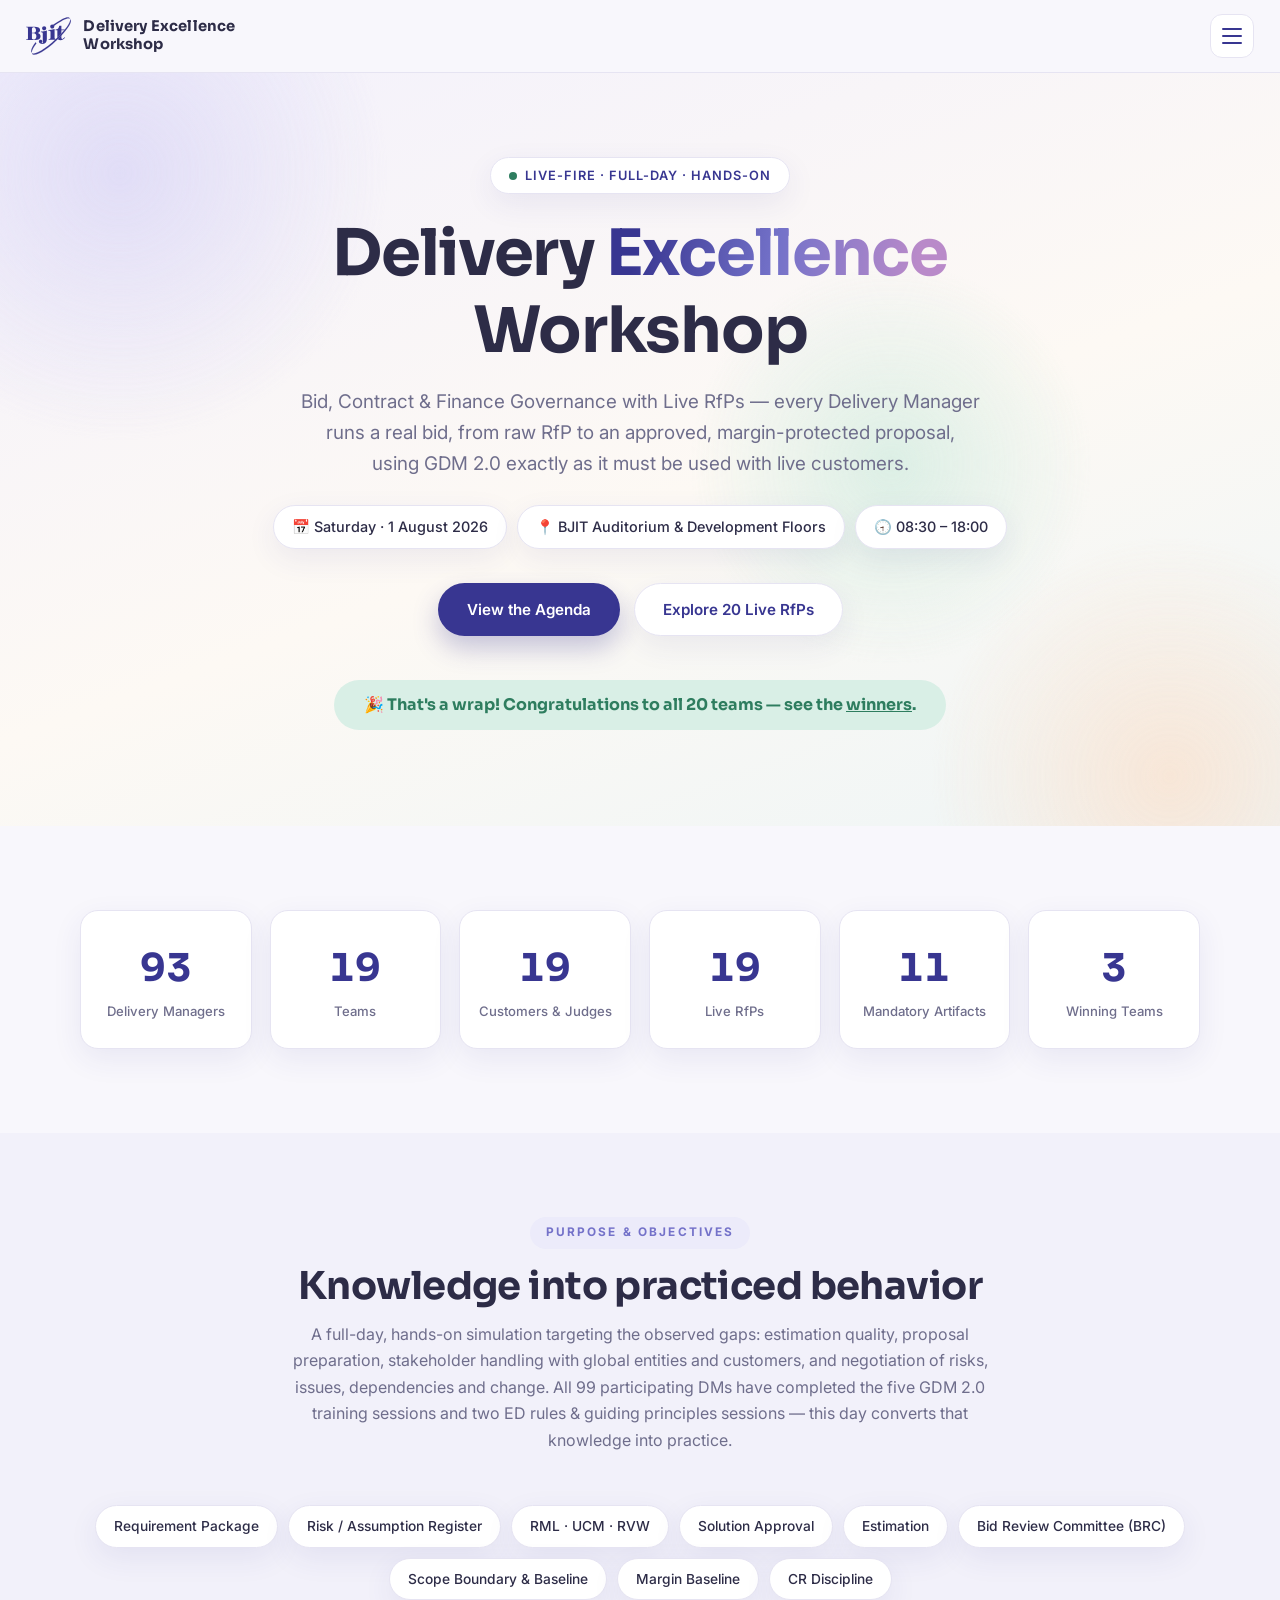
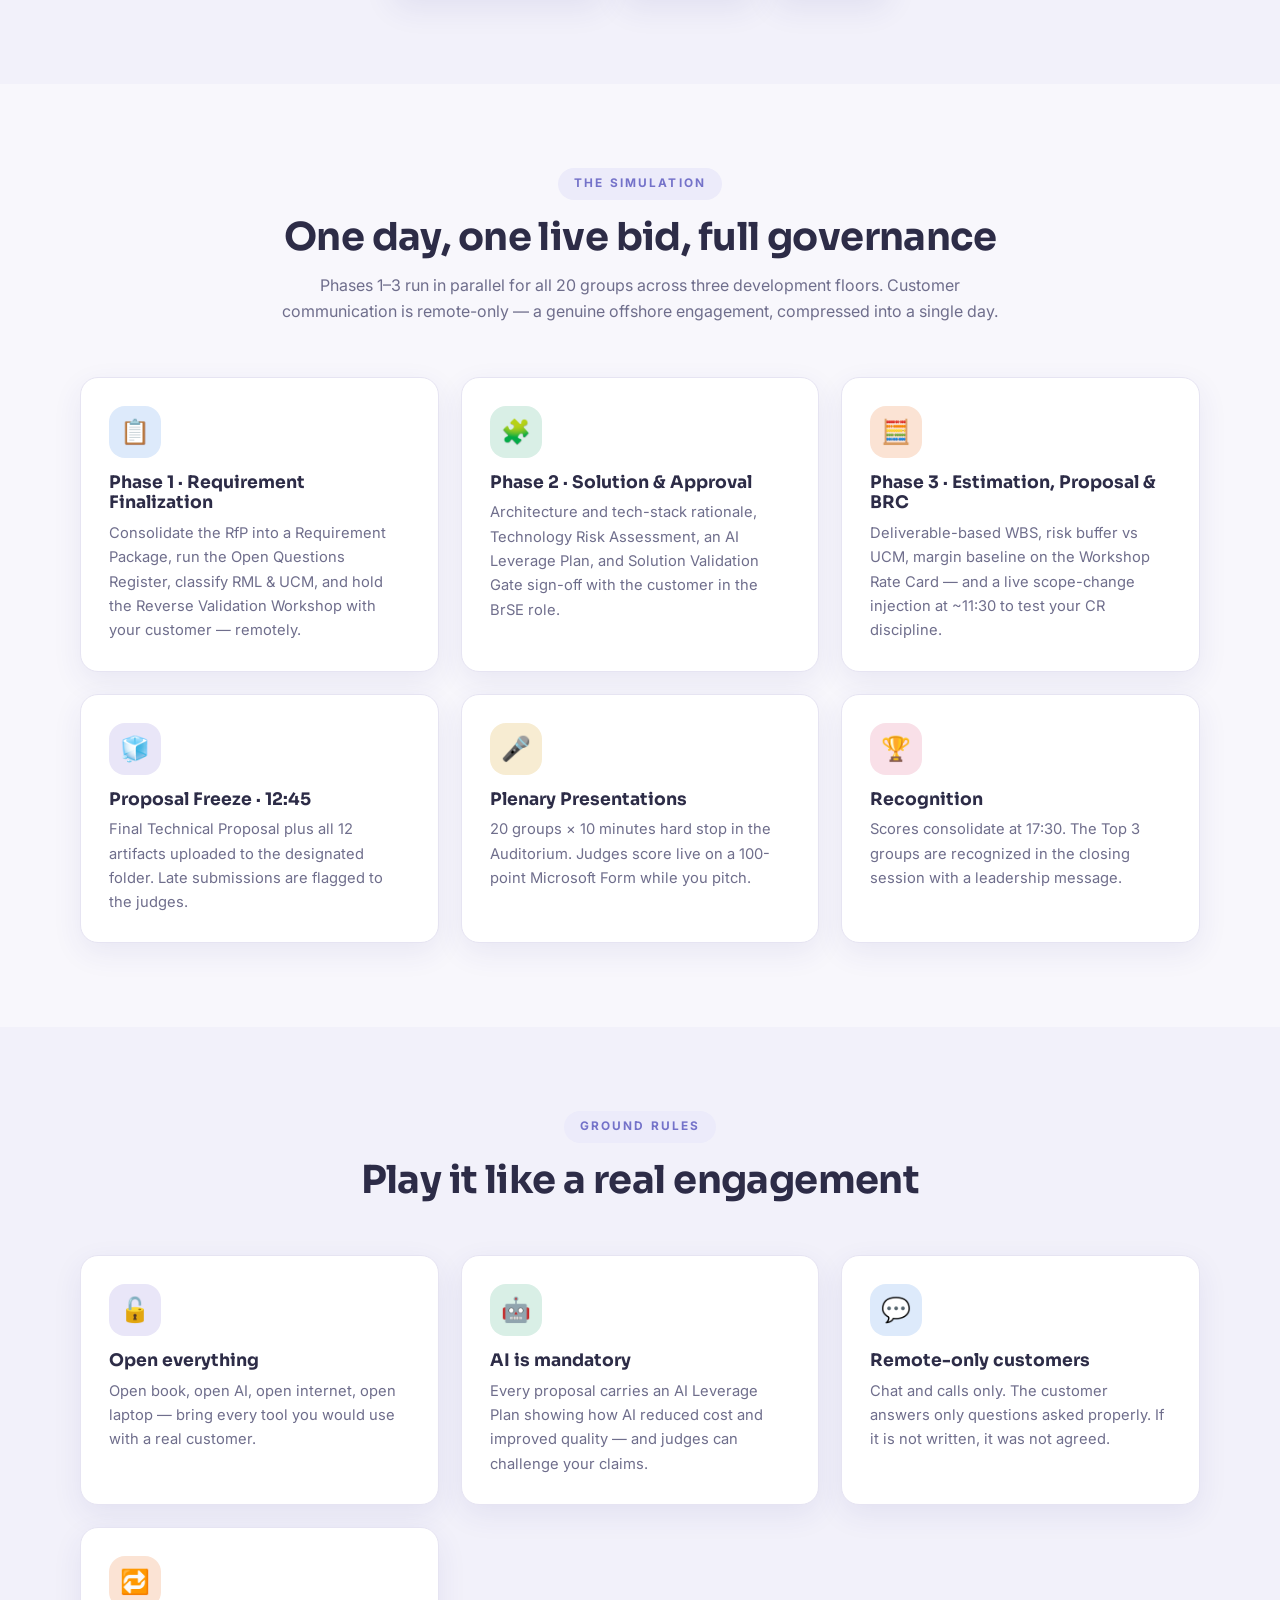
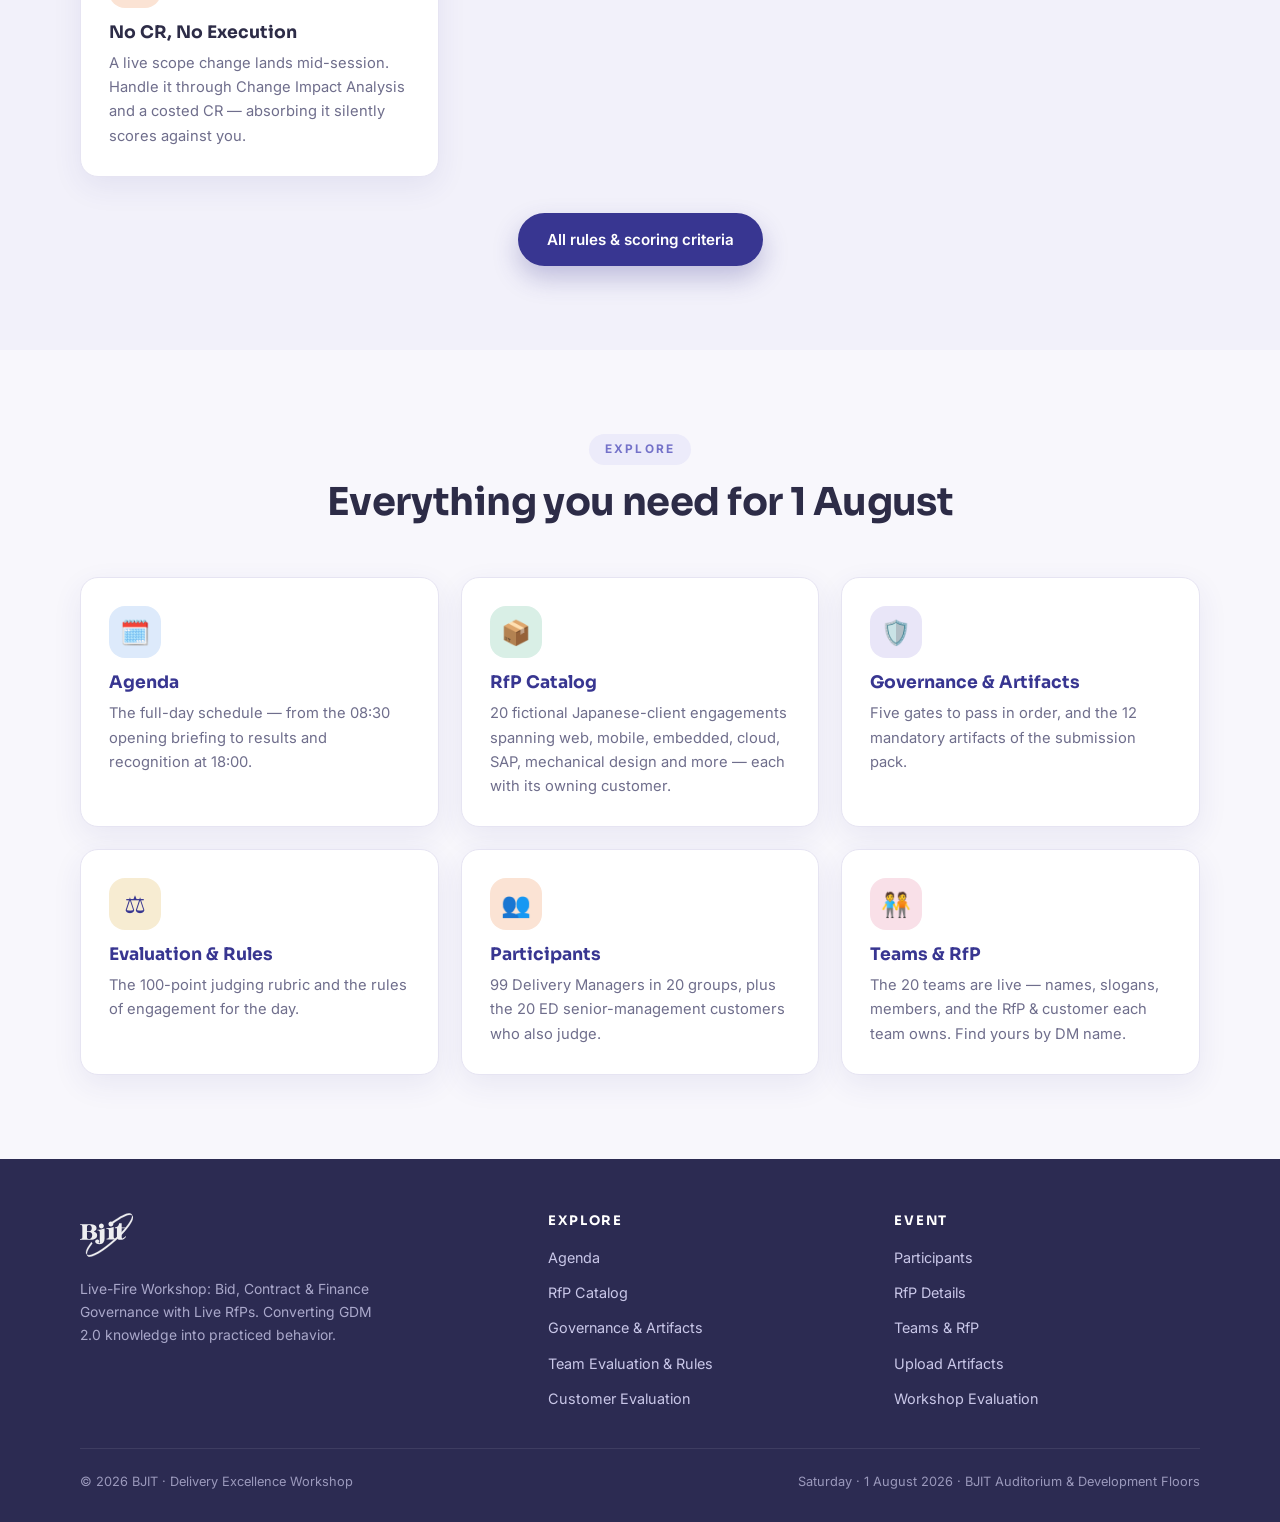
<file: index.html>
<!DOCTYPE html>
<html lang="en">
<head>
  <meta charset="UTF-8">
  <meta name="viewport" content="width=device-width, initial-scale=1.0">
  <title>Delivery Excellence Workshop · BJIT</title>
  <meta name="description" content="BJIT Delivery Excellence Workshop — Live-Fire Workshop: Bid, Contract & Finance Governance with Live RfPs. 1 August 2026, BJIT Auditorium & Development Floors.">
  <link rel="icon" type="image/svg+xml" href="assets/bjit-logo.svg">
  <link rel="preconnect" href="https://fonts.googleapis.com">
  <link rel="preconnect" href="https://fonts.gstatic.com" crossorigin>
  <link href="https://fonts.googleapis.com/css2?family=Inter:wght@400;500;600;700&family=Sora:wght@400;600;700&display=swap" rel="stylesheet">
  <link rel="stylesheet" href="css/style.css?v=27">
</head>
<body data-page="index.html">

  <!-- Hero -->
  <section class="hero">
    <div class="blob blob-1"></div>
    <div class="blob blob-2"></div>
    <div class="blob blob-3"></div>
    <div class="container hero-inner">
      <div class="hero-kicker"><span class="pulse-dot"></span> Live-Fire · Full-Day · Hands-On</div>
      <h1>Delivery <span class="grad">Excellence</span><br>Workshop</h1>
      <p class="hero-sub">Bid, Contract &amp; Finance Governance with Live RfPs — every Delivery Manager runs a real bid, from raw RfP to an approved, margin-protected proposal, using GDM&nbsp;2.0 exactly as it must be used with live customers.</p>
      <div class="hero-meta">
        <span class="meta-chip">📅 Saturday · 1 August 2026</span>
        <span class="meta-chip">📍 BJIT Auditorium &amp; Development Floors</span>
        <span class="meta-chip">🕣 08:30 – 18:00</span>
      </div>
      <div class="hero-cta">
        <a class="btn btn-primary" href="agenda.html">View the Agenda</a>
        <a class="btn btn-ghost" href="rfp-catalog.html">Explore 20 Live RfPs</a>
      </div>
      <div class="countdown" id="countdown" aria-label="Countdown to the workshop"></div>
    </div>
  </section>

  <!-- Stats -->
  <section class="section">
    <div class="container">
      <div class="stats-band">
        <div class="stat-card"><div class="num" data-count="99">0</div><div class="lbl">Delivery Managers</div></div>
        <div class="stat-card"><div class="num" data-count="20">0</div><div class="lbl">Teams</div></div>
        <div class="stat-card"><div class="num" data-count="20">0</div><div class="lbl">Customers &amp; Judges</div></div>
        <div class="stat-card"><div class="num" data-count="20">0</div><div class="lbl">Live RfPs</div></div>
        <div class="stat-card"><div class="num" data-count="12">0</div><div class="lbl">Mandatory Artifacts</div></div>
        <div class="stat-card"><div class="num" data-count="3">0</div><div class="lbl">Winning Teams</div></div>
      </div>
    </div>
  </section>

  <!-- Purpose -->
  <section class="section alt">
    <div class="container">
      <div class="section-head">
        <span class="eyebrow">Purpose &amp; Objectives</span>
        <h2>Knowledge into practiced behavior</h2>
        <p>A full-day, hands-on simulation targeting the observed gaps: estimation quality, proposal preparation, stakeholder handling with global entities and customers, and negotiation of risks, issues, dependencies and change. All 99 participating DMs have completed the five GDM&nbsp;2.0 training sessions and two ED rules &amp; guiding principles sessions — this day converts that knowledge into practice.</p>
      </div>
      <div class="chip-row">
        <span class="chip">Requirement Package</span>
        <span class="chip">Risk / Assumption Register</span>
        <span class="chip">RML · UCM · RVW</span>
        <span class="chip">Solution Approval</span>
        <span class="chip">Estimation</span>
        <span class="chip">Bid Review Committee (BRC)</span>
        <span class="chip">Scope Boundary &amp; Baseline</span>
        <span class="chip">Margin Baseline</span>
        <span class="chip">CR Discipline</span>
      </div>
    </div>
  </section>

  <!-- How the day works -->
  <section class="section">
    <div class="container">
      <div class="section-head">
        <span class="eyebrow">The Simulation</span>
        <h2>One day, one live bid, full governance</h2>
        <p>Phases 1–3 run in parallel for all 20 groups across three development floors. Customer communication is remote-only — a genuine offshore engagement, compressed into a single day.</p>
      </div>
      <div class="card-grid">
        <div class="card">
          <div class="icon-bubble bubble-sky">📋</div>
          <h3>Phase 1 · Requirement Finalization</h3>
          <p>Consolidate the RfP into a Requirement Package, run the Open Questions Register, classify RML &amp; UCM, and hold the Reverse Validation Workshop with your customer — remotely.</p>
        </div>
        <div class="card">
          <div class="icon-bubble bubble-mint">🧩</div>
          <h3>Phase 2 · Solution &amp; Approval</h3>
          <p>Architecture and tech-stack rationale, Technology Risk Assessment, an AI Leverage Plan, and Solution Validation Gate sign-off with the customer in the BrSE role.</p>
        </div>
        <div class="card">
          <div class="icon-bubble bubble-peach">🧮</div>
          <h3>Phase 3 · Estimation, Proposal &amp; BRC</h3>
          <p>Deliverable-based WBS, risk buffer vs UCM, margin baseline on the Workshop Rate Card — and a live scope-change injection at ~11:30 to test your CR discipline.</p>
        </div>
        <div class="card">
          <div class="icon-bubble bubble-lav">🧊</div>
          <h3>Proposal Freeze · 12:45</h3>
          <p>Final Technical Proposal plus all 12 artifacts uploaded to the designated folder. Late submissions are flagged to the judges.</p>
        </div>
        <div class="card">
          <div class="icon-bubble bubble-gold">🎤</div>
          <h3>Plenary Presentations</h3>
          <p>20 groups × 10 minutes hard stop in the Auditorium. Judges score live on a 100-point Microsoft Form while you pitch.</p>
        </div>
        <div class="card">
          <div class="icon-bubble bubble-rose">🏆</div>
          <h3>Recognition</h3>
          <p>Scores consolidate at 17:30. The Top 3 groups are recognized in the closing session with a leadership message.</p>
        </div>
      </div>
    </div>
  </section>

  <!-- Key rules preview -->
  <section class="section alt">
    <div class="container">
      <div class="section-head">
        <span class="eyebrow">Ground Rules</span>
        <h2>Play it like a real engagement</h2>
      </div>
      <div class="card-grid">
        <div class="card">
          <div class="icon-bubble bubble-lav">🔓</div>
          <h3>Open everything</h3>
          <p>Open book, open AI, open internet, open laptop — bring every tool you would use with a real customer.</p>
        </div>
        <div class="card">
          <div class="icon-bubble bubble-mint">🤖</div>
          <h3>AI is mandatory</h3>
          <p>Every proposal carries an AI Leverage Plan showing how AI reduced cost and improved quality — and judges can challenge your claims.</p>
        </div>
        <div class="card">
          <div class="icon-bubble bubble-sky">💬</div>
          <h3>Remote-only customers</h3>
          <p>Chat and calls only. The customer answers only questions asked properly. If it is not written, it was not agreed.</p>
        </div>
        <div class="card">
          <div class="icon-bubble bubble-peach">🔁</div>
          <h3>No CR, No Execution</h3>
          <p>A live scope change lands mid-session. Handle it through Change Impact Analysis and a costed CR — absorbing it silently scores against you.</p>
        </div>
      </div>
      <p style="text-align:center;margin-top:36px" >
        <a class="btn btn-primary" href="evaluation.html">All rules &amp; scoring criteria</a>
      </p>
    </div>
  </section>

  <!-- Explore -->
  <section class="section">
    <div class="container">
      <div class="section-head">
        <span class="eyebrow">Explore</span>
        <h2>Everything you need for 1 August</h2>
      </div>
      <div class="card-grid">
        <a class="card" href="agenda.html">
          <div class="icon-bubble bubble-sky">🗓️</div>
          <h3>Agenda</h3>
          <p>The full-day schedule — from the 08:30 opening briefing to results and recognition at 18:00.</p>
        </a>
        <a class="card" href="rfp-catalog.html">
          <div class="icon-bubble bubble-mint">📦</div>
          <h3>RfP Catalog</h3>
          <p>20 fictional Japanese-client engagements spanning web, mobile, embedded, cloud, SAP, mechanical design and more — each with its owning customer.</p>
        </a>
        <a class="card" href="governance.html">
          <div class="icon-bubble bubble-lav">🛡️</div>
          <h3>Governance &amp; Artifacts</h3>
          <p>Five gates to pass in order, and the 12 mandatory artifacts of the submission pack.</p>
        </a>
        <a class="card" href="evaluation.html">
          <div class="icon-bubble bubble-gold">⚖️</div>
          <h3>Evaluation &amp; Rules</h3>
          <p>The 100-point judging rubric and the rules of engagement for the day.</p>
        </a>
        <a class="card" href="participants.html">
          <div class="icon-bubble bubble-peach">👥</div>
          <h3>Participants</h3>
          <p>99 Delivery Managers in 20 groups, plus the 20 ED senior-management customers who also judge.</p>
        </a>
        <a class="card" href="teams.html">
          <div class="icon-bubble bubble-rose">🧑‍🤝‍🧑</div>
          <h3>Teams &amp; RfP</h3>
          <p>The 20 teams are live — names, slogans, members, and the RfP &amp; customer each team owns. Find yours by DM name.</p>
        </a>
      </div>
    </div>
  </section>

  <script src="js/data.js?v=27"></script>
  <script src="js/main.js?v=27"></script>
</body>
</html>
</file>
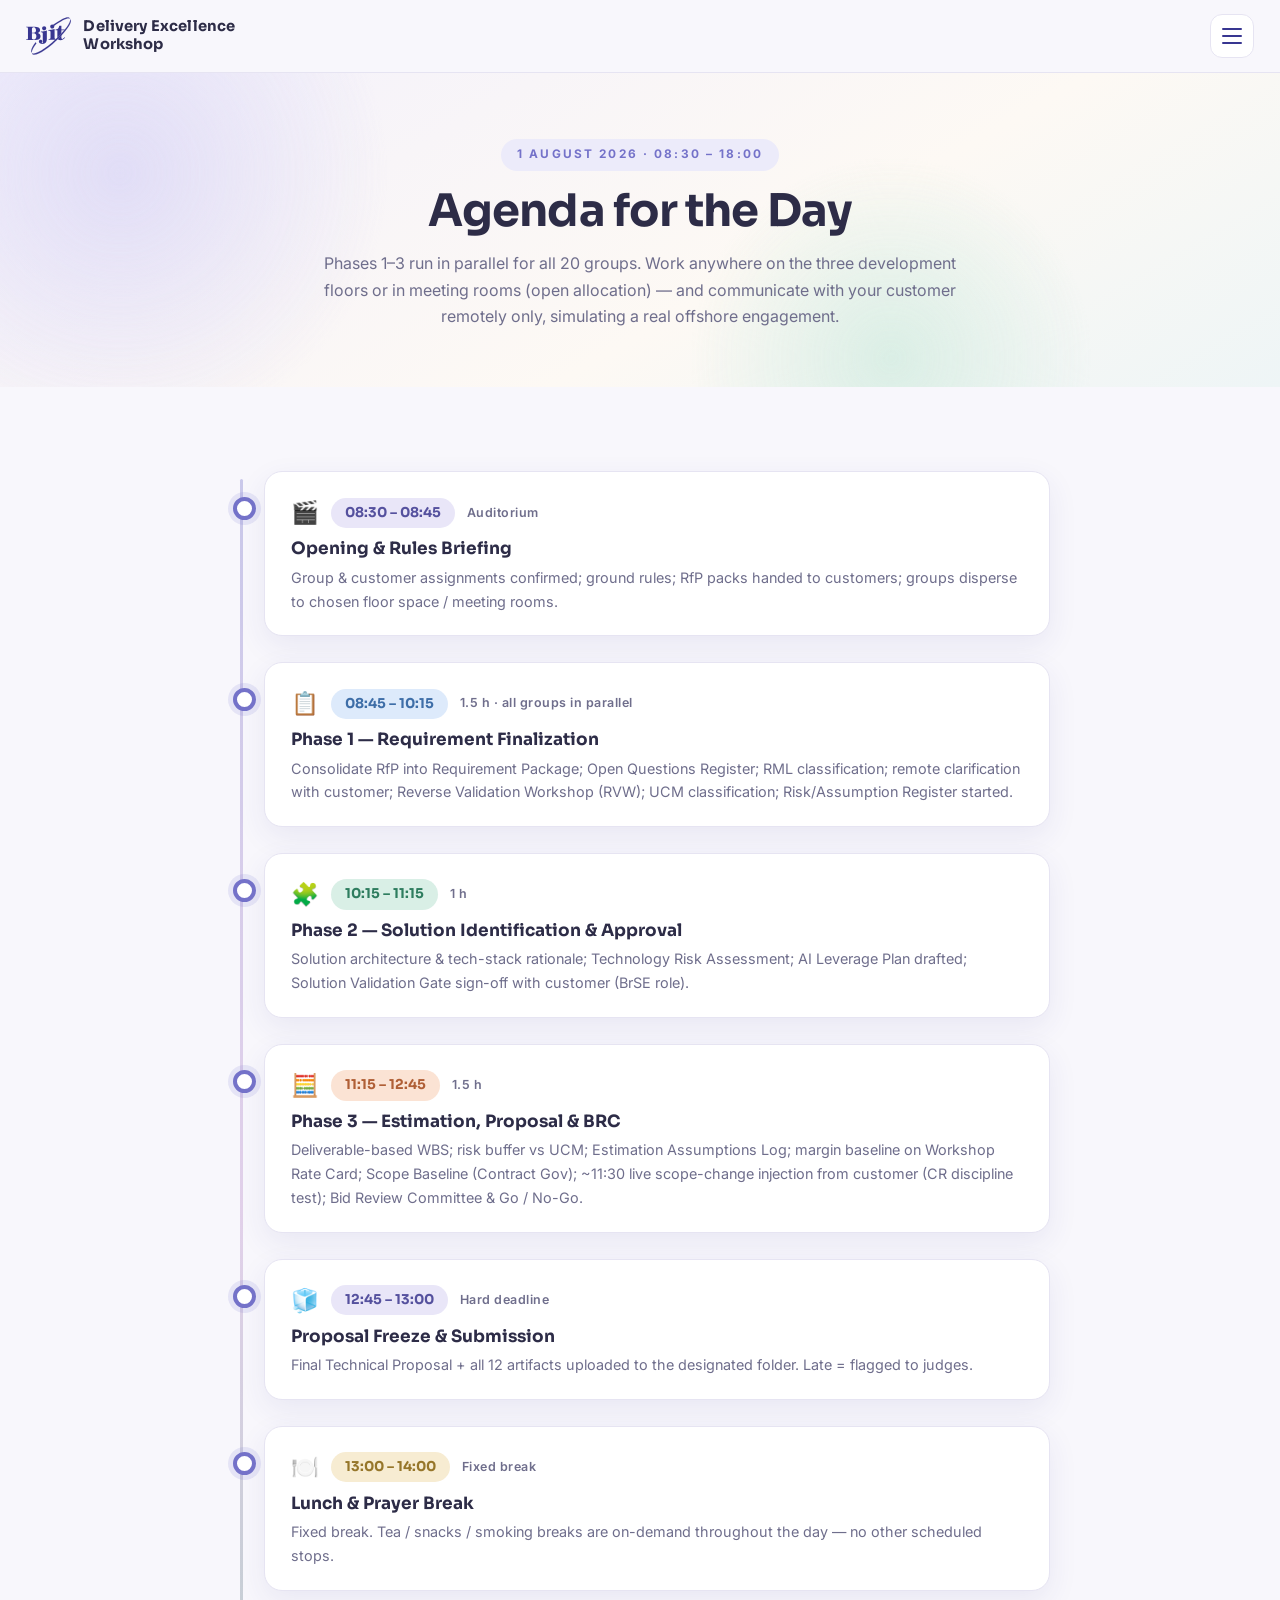
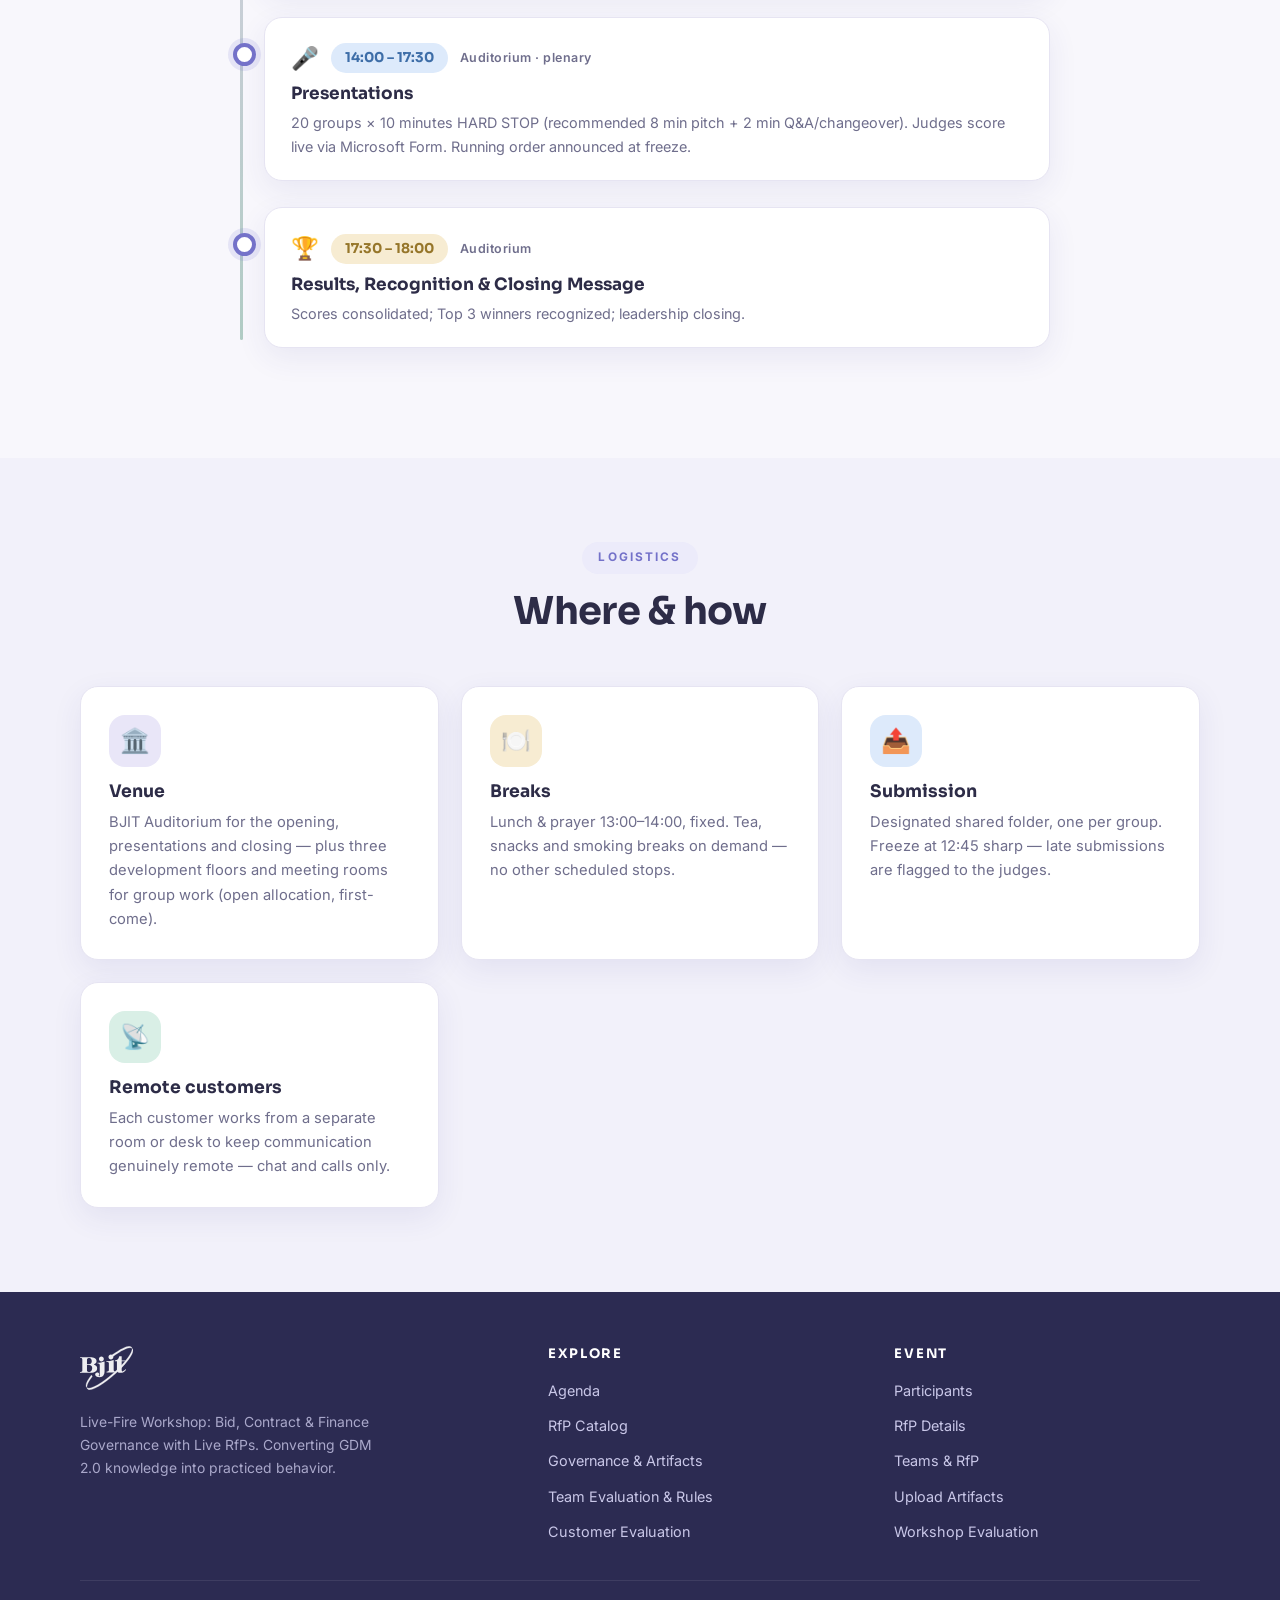
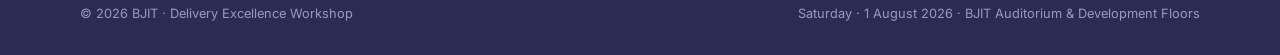
<file: agenda.html>
<!DOCTYPE html>
<html lang="en">
<head>
  <meta charset="UTF-8">
  <meta name="viewport" content="width=device-width, initial-scale=1.0">
  <title>Agenda · Delivery Excellence Workshop · BJIT</title>
  <meta name="description" content="Full-day agenda for the BJIT Delivery Excellence Workshop — 1 August 2026.">
  <link rel="icon" type="image/svg+xml" href="assets/bjit-logo.svg">
  <link rel="preconnect" href="https://fonts.googleapis.com">
  <link rel="preconnect" href="https://fonts.gstatic.com" crossorigin>
  <link href="https://fonts.googleapis.com/css2?family=Inter:wght@400;500;600;700&family=Sora:wght@400;600;700&display=swap" rel="stylesheet">
  <link rel="stylesheet" href="css/style.css?v=27">
</head>
<body data-page="agenda.html">

  <section class="page-hero">
    <div class="blob blob-1"></div>
    <div class="blob blob-3"></div>
    <div class="container" style="position:relative;z-index:2">
      <span class="eyebrow">1 August 2026 · 08:30 – 18:00</span>
      <h1>Agenda for the Day</h1>
      <p>Phases 1–3 run in parallel for all 20 groups. Work anywhere on the three development floors or in meeting rooms (open allocation) — and communicate with your customer remotely only, simulating a real offshore engagement.</p>
    </div>
  </section>

  <section class="section">
    <div class="container">
      <div class="timeline" id="timeline"></div>
    </div>
  </section>

  <section class="section alt">
    <div class="container">
      <div class="section-head reveal">
        <span class="eyebrow">Logistics</span>
        <h2>Where &amp; how</h2>
      </div>
      <div class="card-grid">
        <div class="card reveal reveal-d1">
          <div class="icon-bubble bubble-lav">🏛️</div>
          <h3>Venue</h3>
          <p>BJIT Auditorium for the opening, presentations and closing — plus three development floors and meeting rooms for group work (open allocation, first-come).</p>
        </div>
        <div class="card reveal reveal-d2">
          <div class="icon-bubble bubble-gold">🍽️</div>
          <h3>Breaks</h3>
          <p>Lunch &amp; prayer 13:00–14:00, fixed. Tea, snacks and smoking breaks on demand — no other scheduled stops.</p>
        </div>
        <div class="card reveal reveal-d3">
          <div class="icon-bubble bubble-sky">📤</div>
          <h3>Submission</h3>
          <p>Designated shared folder, one per group. Freeze at 12:45 sharp — late submissions are flagged to the judges.</p>
        </div>
        <div class="card reveal reveal-d4">
          <div class="icon-bubble bubble-mint">📡</div>
          <h3>Remote customers</h3>
          <p>Each customer works from a separate room or desk to keep communication genuinely remote — chat and calls only.</p>
        </div>
      </div>
    </div>
  </section>

  <script src="js/data.js?v=27"></script>
  <script src="js/main.js?v=27"></script>
</body>
</html>
</file>
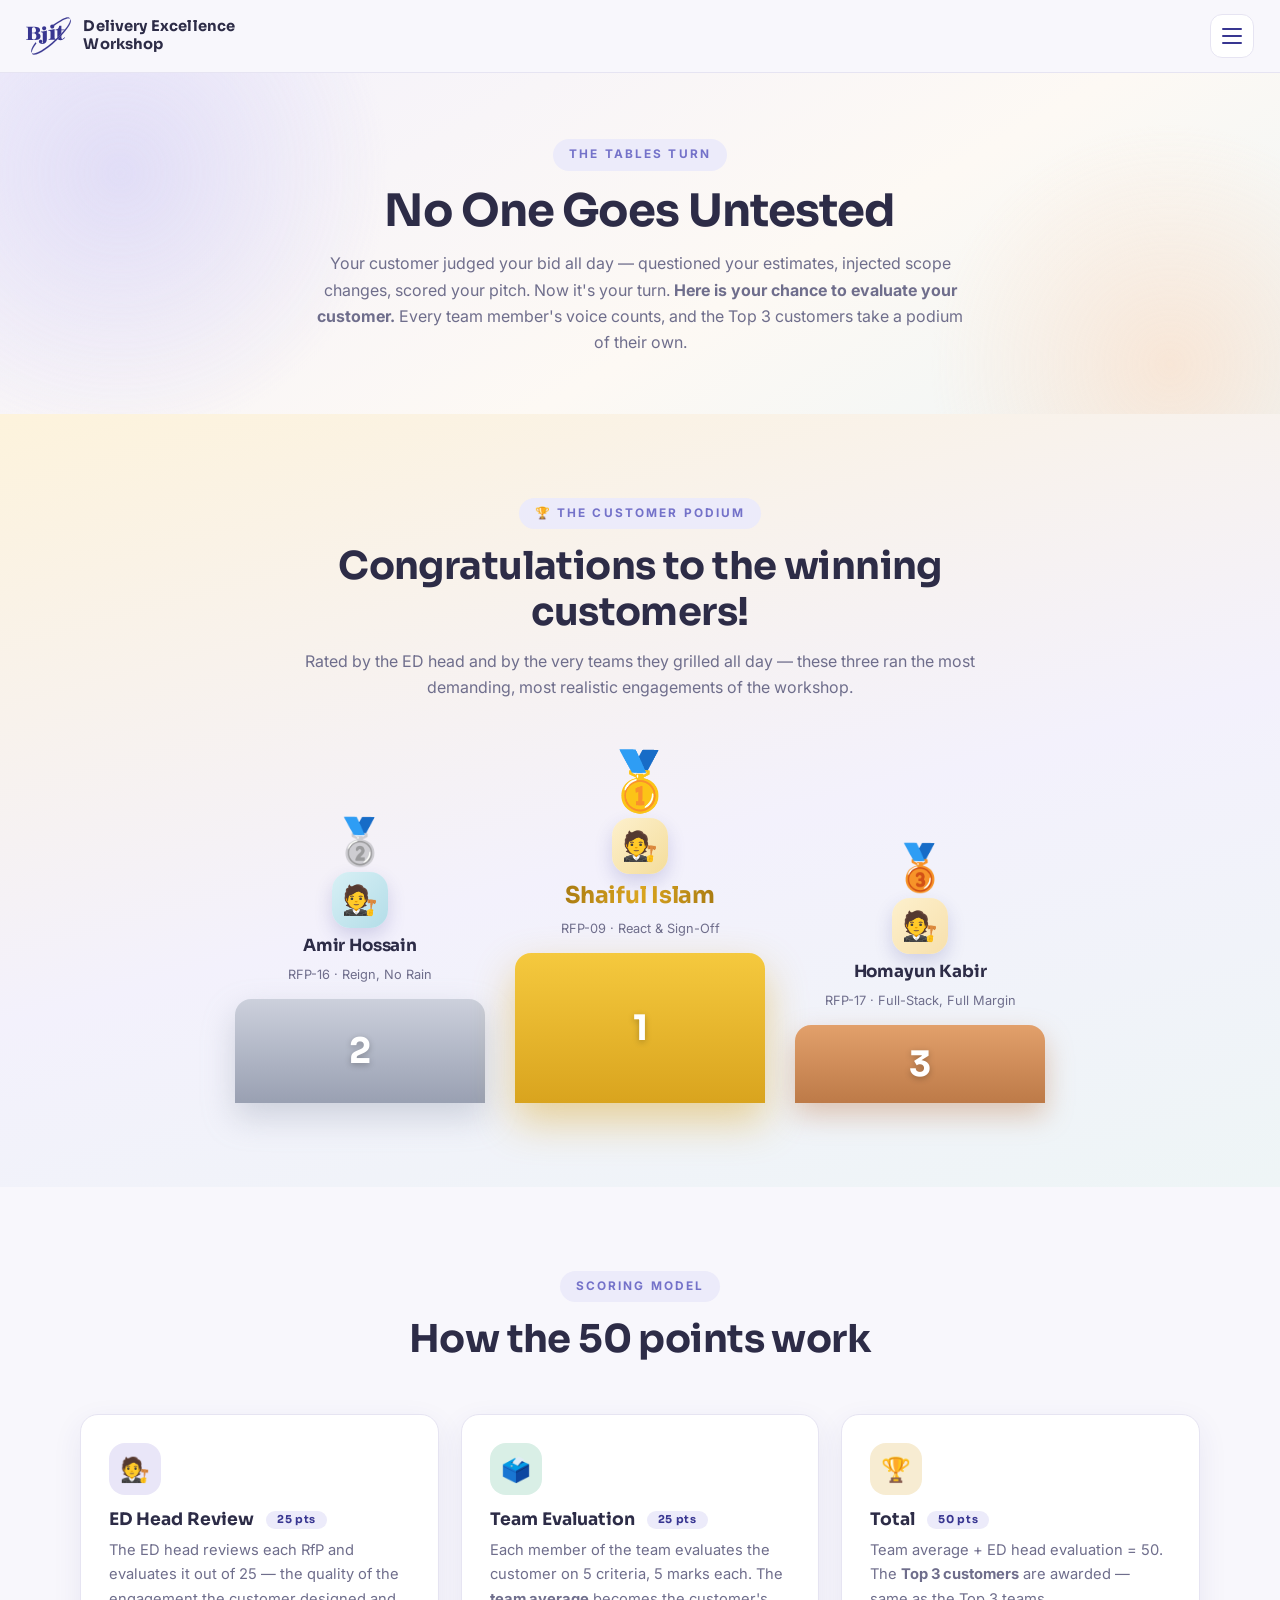
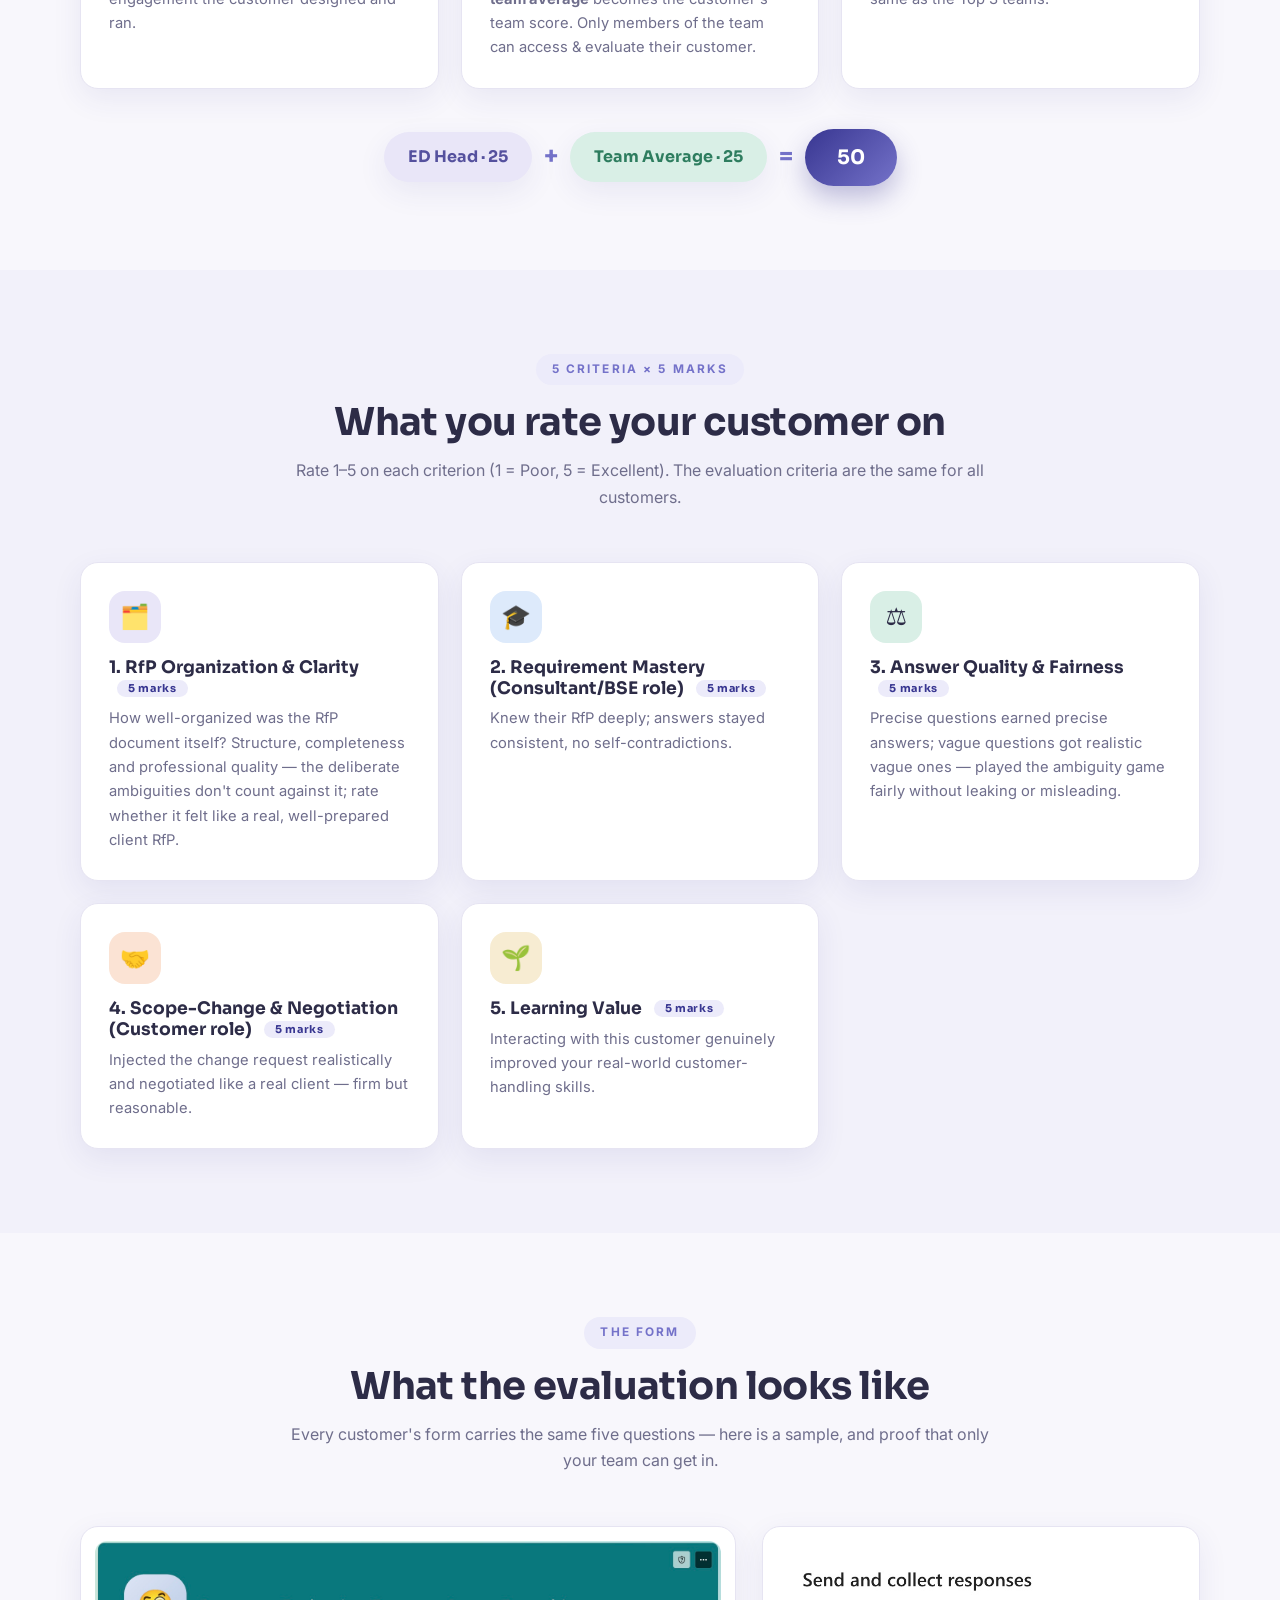
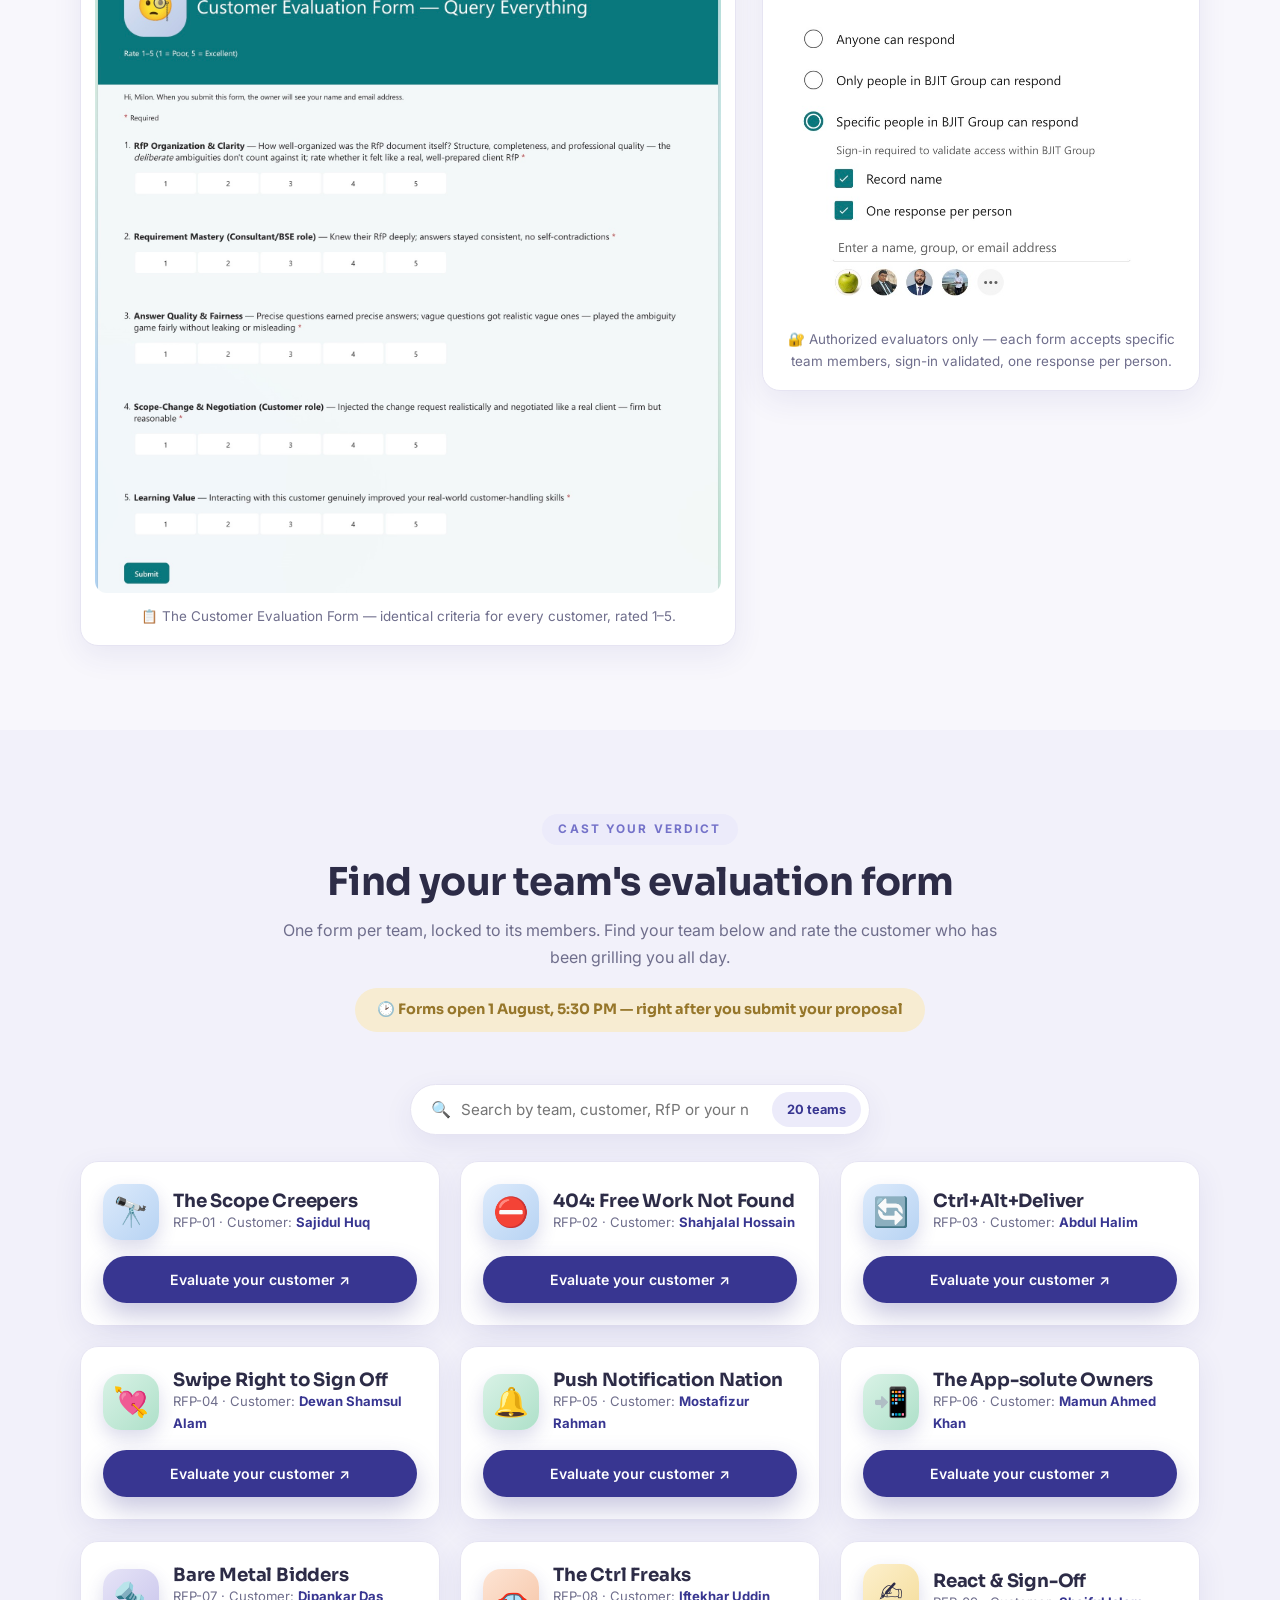
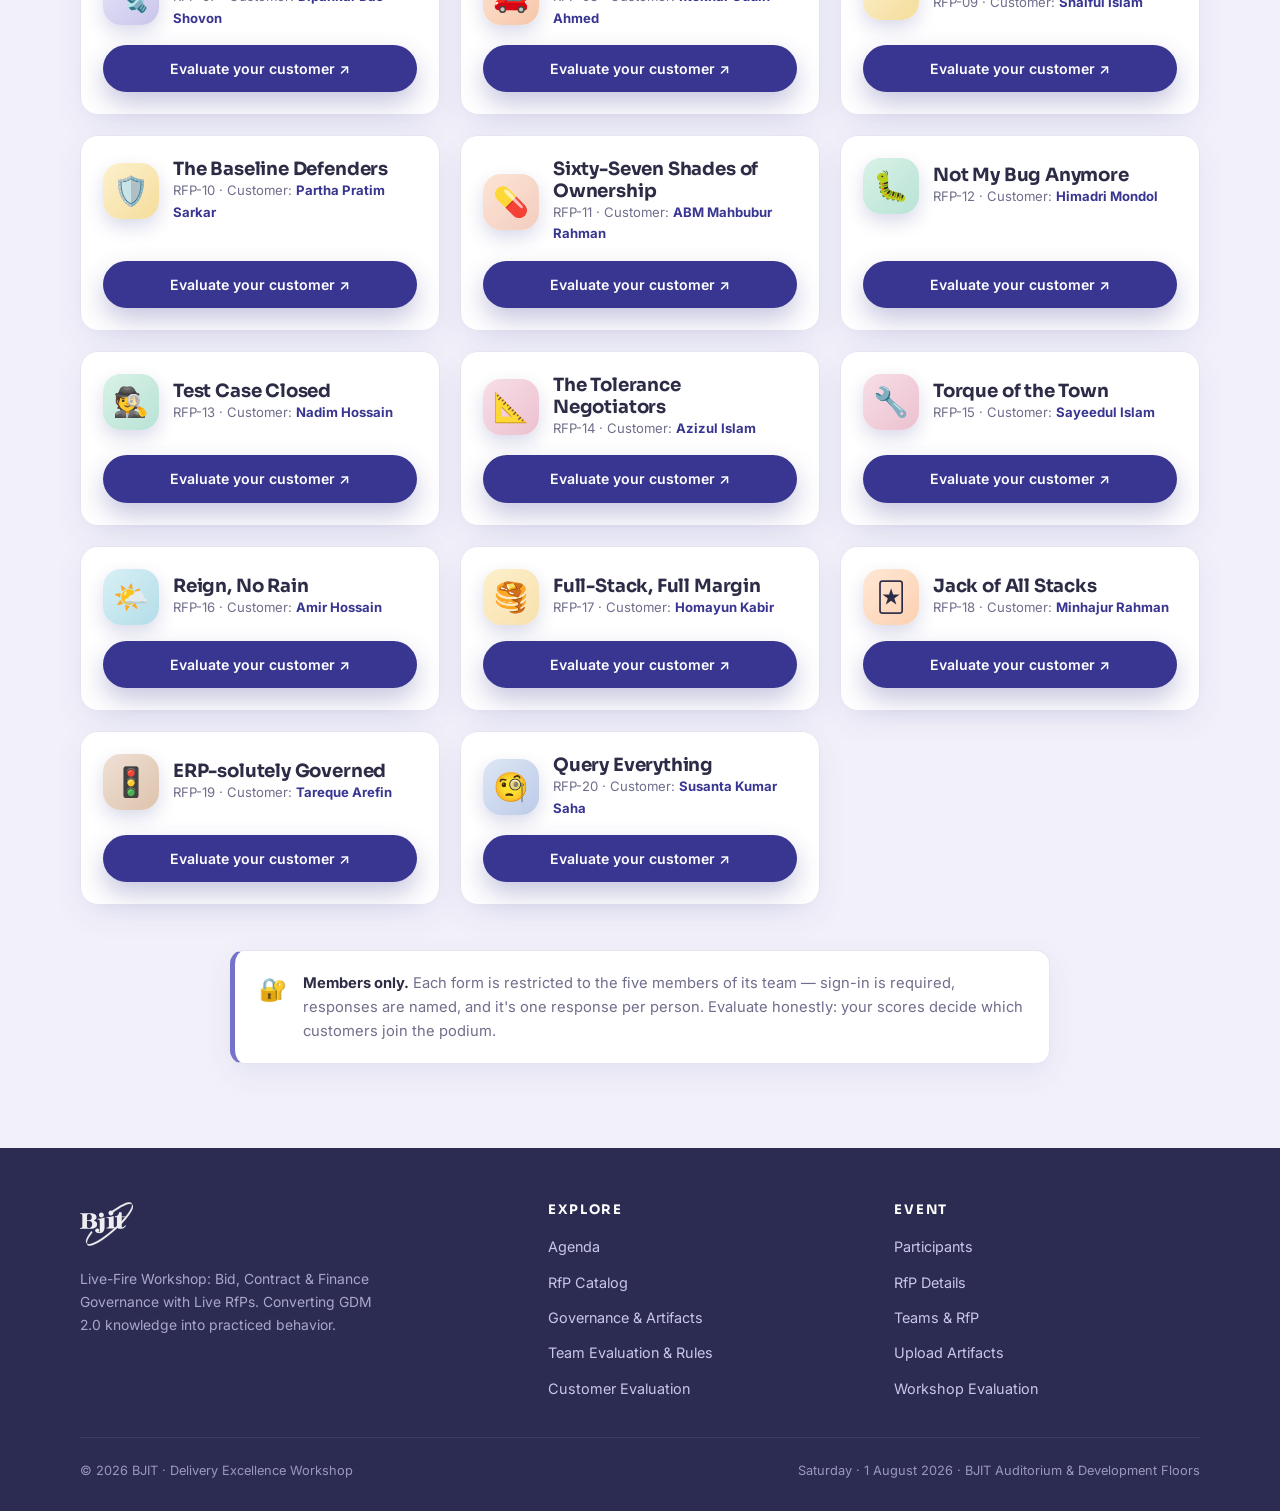
<file: customer-evaluation.html>
<!DOCTYPE html>
<html lang="en">
<head>
  <meta charset="UTF-8">
  <meta name="viewport" content="width=device-width, initial-scale=1.0">
  <title>Customer Evaluation · Delivery Excellence Workshop · BJIT</title>
  <meta name="description" content="No one goes untested — every team evaluates its customer. Criteria, scoring model and per-team evaluation forms for the BJIT Delivery Excellence Workshop.">
  <link rel="icon" type="image/svg+xml" href="assets/bjit-logo.svg">
  <link rel="preconnect" href="https://fonts.googleapis.com">
  <link rel="preconnect" href="https://fonts.gstatic.com" crossorigin>
  <link href="https://fonts.googleapis.com/css2?family=Inter:wght@400;500;600;700&family=Sora:wght@400;600;700&display=swap" rel="stylesheet">
  <link rel="stylesheet" href="css/style.css?v=27">
</head>
<body data-page="customer-evaluation.html">

  <section class="page-hero">
    <div class="blob blob-1"></div>
    <div class="blob blob-2"></div>
    <div class="container" style="position:relative;z-index:2">
      <span class="eyebrow">The Tables Turn</span>
      <h1>No One Goes Untested</h1>
      <p>Your customer judged your bid all day — questioned your estimates, injected scope changes, scored your pitch. Now it's your turn. <b>Here is your chance to evaluate your customer.</b> Every team member's voice counts, and the Top 3 customers take a podium of their own.</p>
    </div>
  </section>

  <section class="section celebrate">
    <div class="container">
      <div class="section-head">
        <span class="eyebrow">🏆 The Customer Podium</span>
        <h2>Congratulations to the winning customers!</h2>
        <p>Rated by the ED head and by the very teams they grilled all day — these three ran the most demanding, most realistic engagements of the workshop.</p>
      </div>
      <div class="podium" id="customer-podium"></div>
    </div>
  </section>

  <section class="section">
    <div class="container">
      <div class="section-head reveal">
        <span class="eyebrow">Scoring Model</span>
        <h2>How the 50 points work</h2>
      </div>
      <div class="card-grid score-cards">
        <div class="card reveal reveal-d1">
          <div class="icon-bubble bubble-lav">🧑‍⚖️</div>
          <h3>ED Head Review <span class="score-badge">25 pts</span></h3>
          <p>The ED head reviews each RfP and evaluates it out of 25 — the quality of the engagement the customer designed and ran.</p>
        </div>
        <div class="card reveal reveal-d2">
          <div class="icon-bubble bubble-mint">🗳️</div>
          <h3>Team Evaluation <span class="score-badge">25 pts</span></h3>
          <p>Each member of the team evaluates the customer on 5 criteria, 5 marks each. The <b>team average</b> becomes the customer's team score. Only members of the team can access &amp; evaluate their customer.</p>
        </div>
        <div class="card reveal reveal-d3">
          <div class="icon-bubble bubble-gold">🏆</div>
          <h3>Total <span class="score-badge">50 pts</span></h3>
          <p>Team average + ED head evaluation = 50. The <b>Top 3 customers</b> are awarded — same as the Top 3 teams.</p>
        </div>
      </div>
      <div class="score-formula reveal" aria-hidden="true">
        <span class="sf-part tone-lav">ED Head · 25</span>
        <span class="sf-op">+</span>
        <span class="sf-part tone-mint">Team Average · 25</span>
        <span class="sf-op">=</span>
        <span class="sf-part sf-total">50</span>
      </div>
    </div>
  </section>

  <section class="section alt">
    <div class="container">
      <div class="section-head reveal">
        <span class="eyebrow">5 Criteria × 5 Marks</span>
        <h2>What you rate your customer on</h2>
        <p>Rate 1–5 on each criterion (1 = Poor, 5 = Excellent). The evaluation criteria are the same for all customers.</p>
      </div>
      <div class="card-grid" id="cust-eval-criteria"></div>
    </div>
  </section>

  <section class="section">
    <div class="container">
      <div class="section-head reveal">
        <span class="eyebrow">The Form</span>
        <h2>What the evaluation looks like</h2>
        <p>Every customer's form carries the same five questions — here is a sample, and proof that only your team can get in.</p>
      </div>
      <div class="eval-figures">
        <figure class="img-frame reveal reveal-d1">
          <img src="assets/customer-evaluation-form.jpg" alt="Sample Customer Evaluation Form on Microsoft Forms showing the five rating criteria, each scored 1 to 5" loading="lazy">
          <figcaption>📋 The Customer Evaluation Form — identical criteria for every customer, rated 1–5.</figcaption>
        </figure>
        <figure class="img-frame reveal reveal-d2">
          <img src="assets/authorized-evaluator.jpg" alt="Microsoft Forms access settings showing that only specific people in BJIT Group can respond, with sign-in required and one response per person" loading="lazy">
          <figcaption>🔐 Authorized evaluators only — each form accepts specific team members, sign-in validated, one response per person.</figcaption>
        </figure>
      </div>
    </div>
  </section>

  <section class="section alt">
    <div class="container">
      <div class="section-head reveal">
        <span class="eyebrow">Cast Your Verdict</span>
        <h2>Find your team's evaluation form</h2>
        <p>One form per team, locked to its members. Find your team below and rate the customer who has been grilling you all day.</p>
        <span class="opens-chip">🕑 Forms open 1 August, 5:30 PM — right after you submit your proposal</span>
      </div>
      <div class="search-box reveal">
        <span>🔍</span>
        <input type="search" id="eval-search" placeholder="Search by team, customer, RfP or your name…" aria-label="Search evaluation forms by team, customer, RfP or member name">
        <span class="count-pill" id="eval-count"></span>
      </div>
      <div class="eval-team-grid" id="eval-form-grid"></div>
      <div style="margin-top:44px" class="reveal">
        <div class="callout">
          <span class="c-icon">🔐</span>
          <p><b>Members only.</b> Each form is restricted to the five members of its team — sign-in is required, responses are named, and it's one response per person. Evaluate honestly: your scores decide which customers join the podium.</p>
        </div>
      </div>
    </div>
  </section>

  <script src="js/data.js?v=27"></script>
  <script src="js/main.js?v=27"></script>
</body>
</html>
</file>
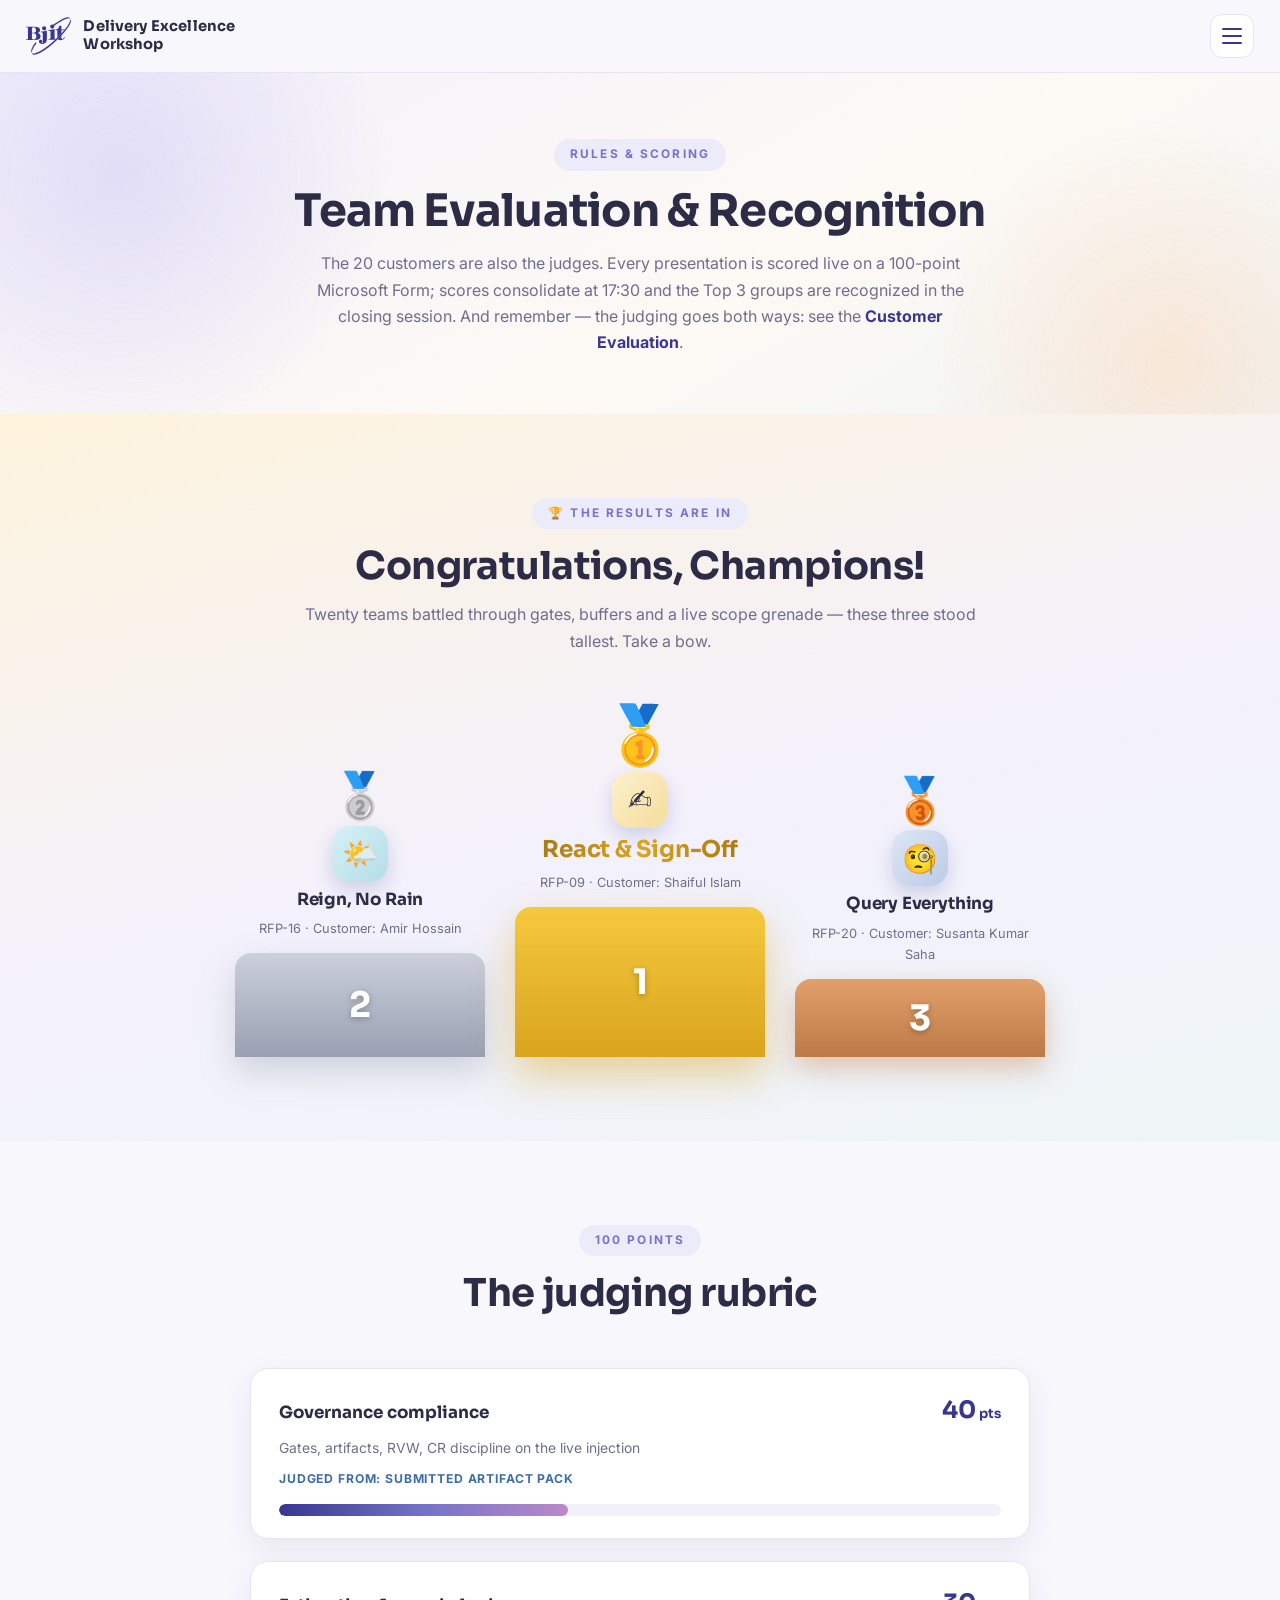
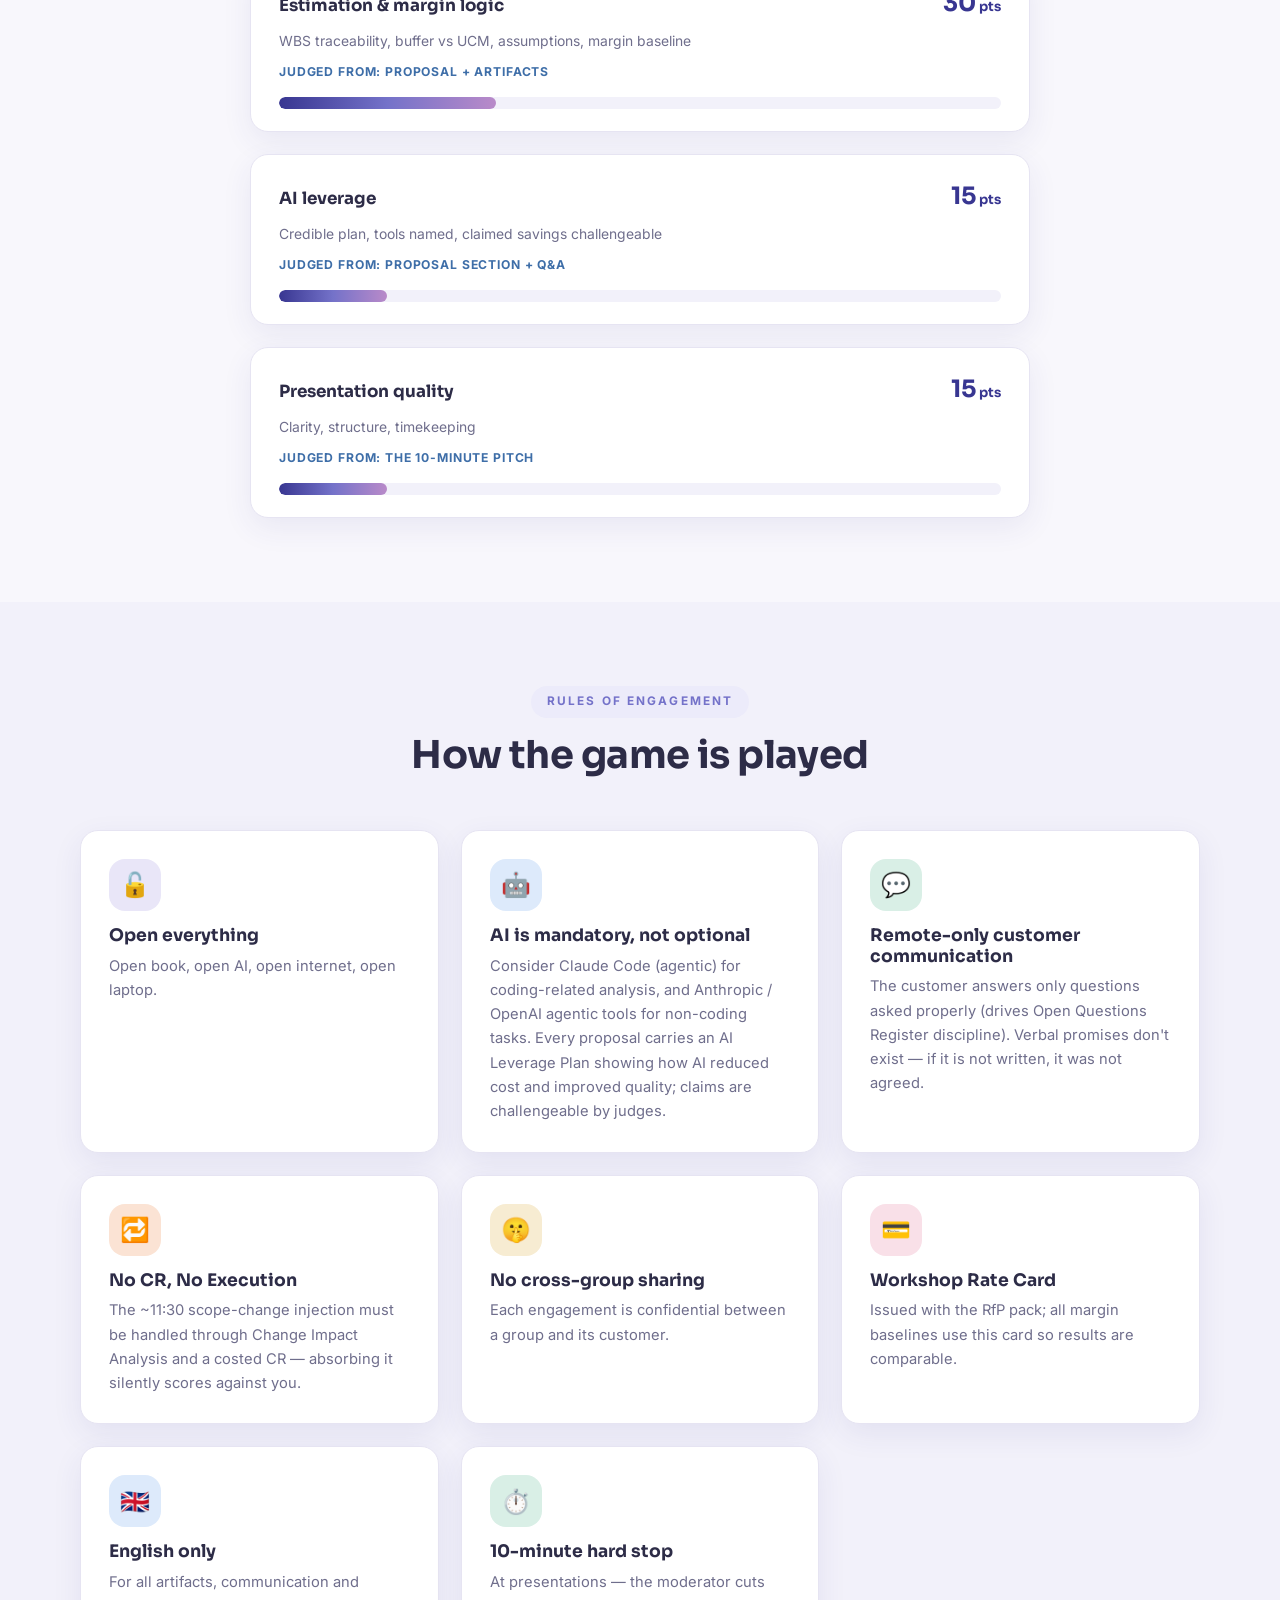
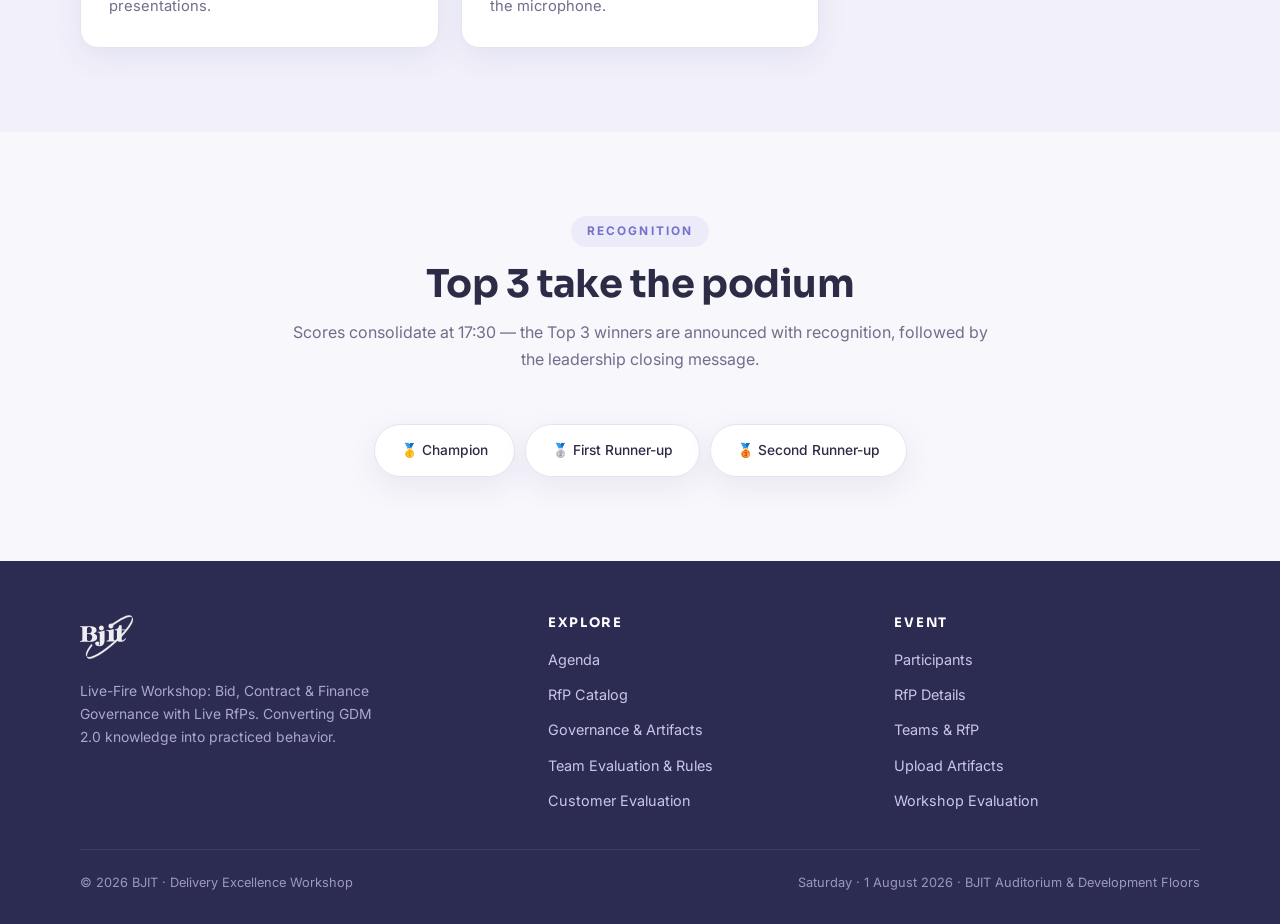
<file: evaluation.html>
<!DOCTYPE html>
<html lang="en">
<head>
  <meta charset="UTF-8">
  <meta name="viewport" content="width=device-width, initial-scale=1.0">
  <title>Team Evaluation &amp; Rules · Delivery Excellence Workshop · BJIT</title>
  <meta name="description" content="Rules of engagement and the 100-point team judging rubric for the BJIT Delivery Excellence Workshop.">
  <link rel="icon" type="image/svg+xml" href="assets/bjit-logo.svg">
  <link rel="preconnect" href="https://fonts.googleapis.com">
  <link rel="preconnect" href="https://fonts.gstatic.com" crossorigin>
  <link href="https://fonts.googleapis.com/css2?family=Inter:wght@400;500;600;700&family=Sora:wght@400;600;700&display=swap" rel="stylesheet">
  <link rel="stylesheet" href="css/style.css?v=27">
</head>
<body data-page="evaluation.html">

  <section class="page-hero">
    <div class="blob blob-2"></div>
    <div class="blob blob-1"></div>
    <div class="container" style="position:relative;z-index:2">
      <span class="eyebrow">Rules &amp; Scoring</span>
      <h1>Team Evaluation &amp; Recognition</h1>
      <p>The 20 customers are also the judges. Every presentation is scored live on a 100-point Microsoft Form; scores consolidate at 17:30 and the Top 3 groups are recognized in the closing session. And remember — the judging goes both ways: see the <a href="customer-evaluation.html"><b>Customer Evaluation</b></a>.</p>
    </div>
  </section>

  <section class="section celebrate">
    <div class="container">
      <div class="section-head">
        <span class="eyebrow">🏆 The Results Are In</span>
        <h2>Congratulations, Champions!</h2>
        <p>Twenty teams battled through gates, buffers and a live scope grenade — these three stood tallest. Take a bow.</p>
      </div>
      <div class="podium" id="team-podium"></div>
    </div>
  </section>

  <section class="section">
    <div class="container">
      <div class="section-head reveal">
        <span class="eyebrow">100 Points</span>
        <h2>The judging rubric</h2>
      </div>
      <div class="rubric-list" id="rubric-list"></div>
    </div>
  </section>

  <section class="section alt">
    <div class="container">
      <div class="section-head reveal">
        <span class="eyebrow">Rules of Engagement</span>
        <h2>How the game is played</h2>
      </div>
      <div class="card-grid" id="rules-grid"></div>
    </div>
  </section>

  <section class="section">
    <div class="container">
      <div class="section-head reveal">
        <span class="eyebrow">Recognition</span>
        <h2>Top 3 take the podium</h2>
        <p>Scores consolidate at 17:30 — the Top 3 winners are announced with recognition, followed by the leadership closing message.</p>
      </div>
      <div class="chip-row reveal reveal-d1" style="font-size:1.4rem">
        <span class="chip" style="padding:14px 26px">🥇 Champion</span>
        <span class="chip" style="padding:14px 26px">🥈 First Runner-up</span>
        <span class="chip" style="padding:14px 26px">🥉 Second Runner-up</span>
      </div>
    </div>
  </section>

  <script src="js/data.js?v=27"></script>
  <script src="js/main.js?v=27"></script>
</body>
</html>
</file>
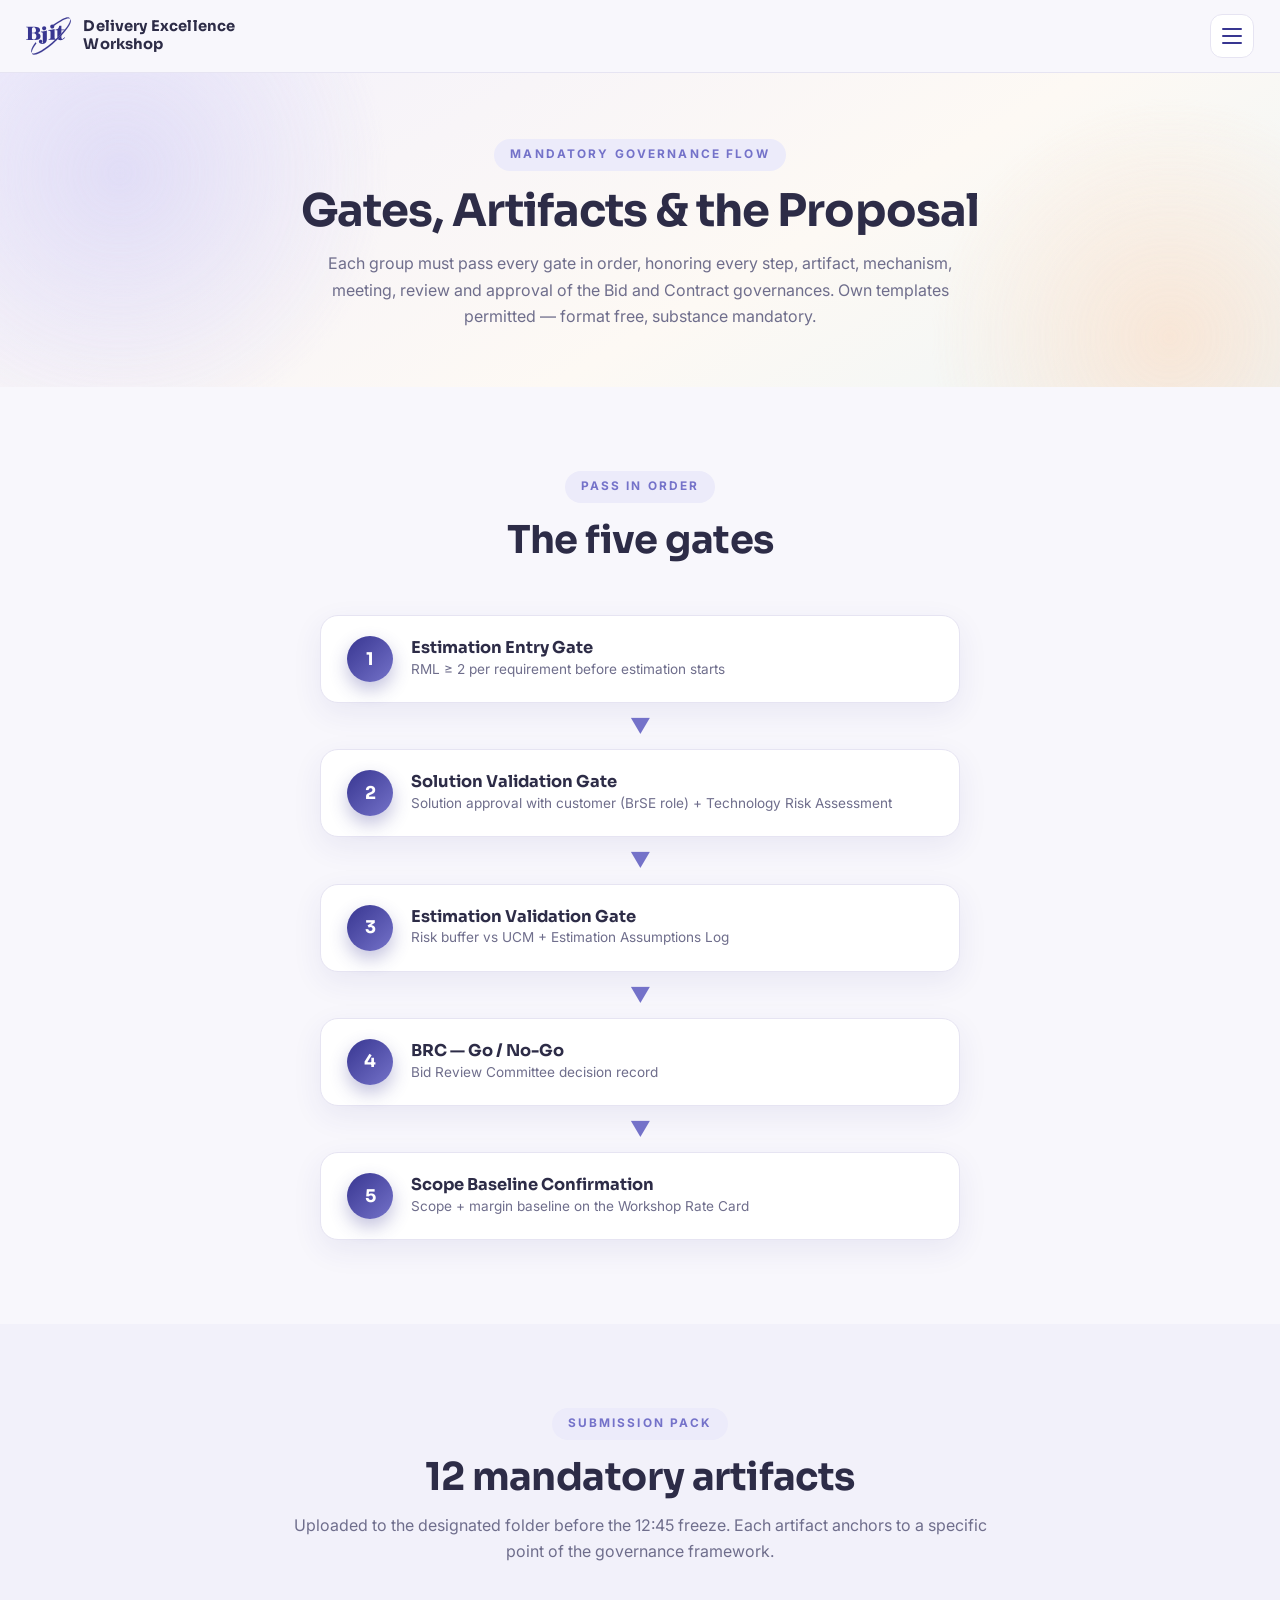
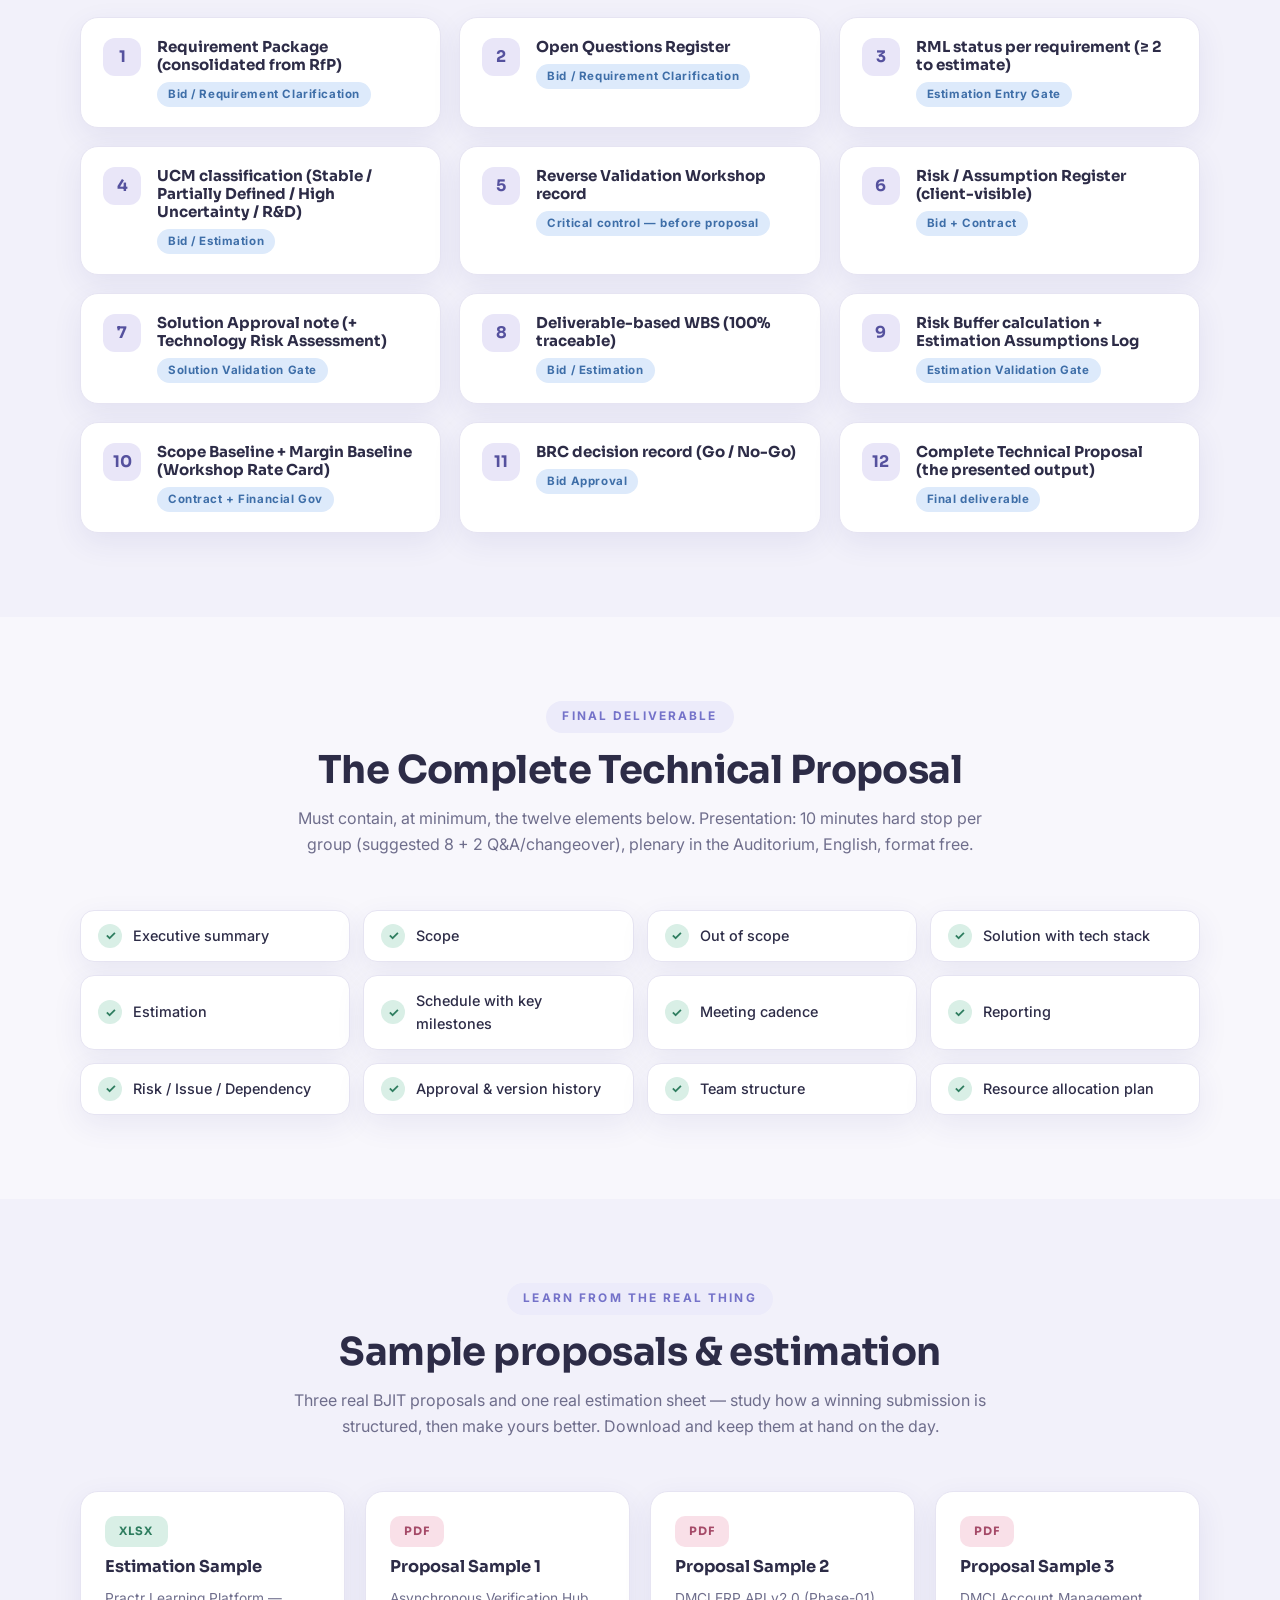
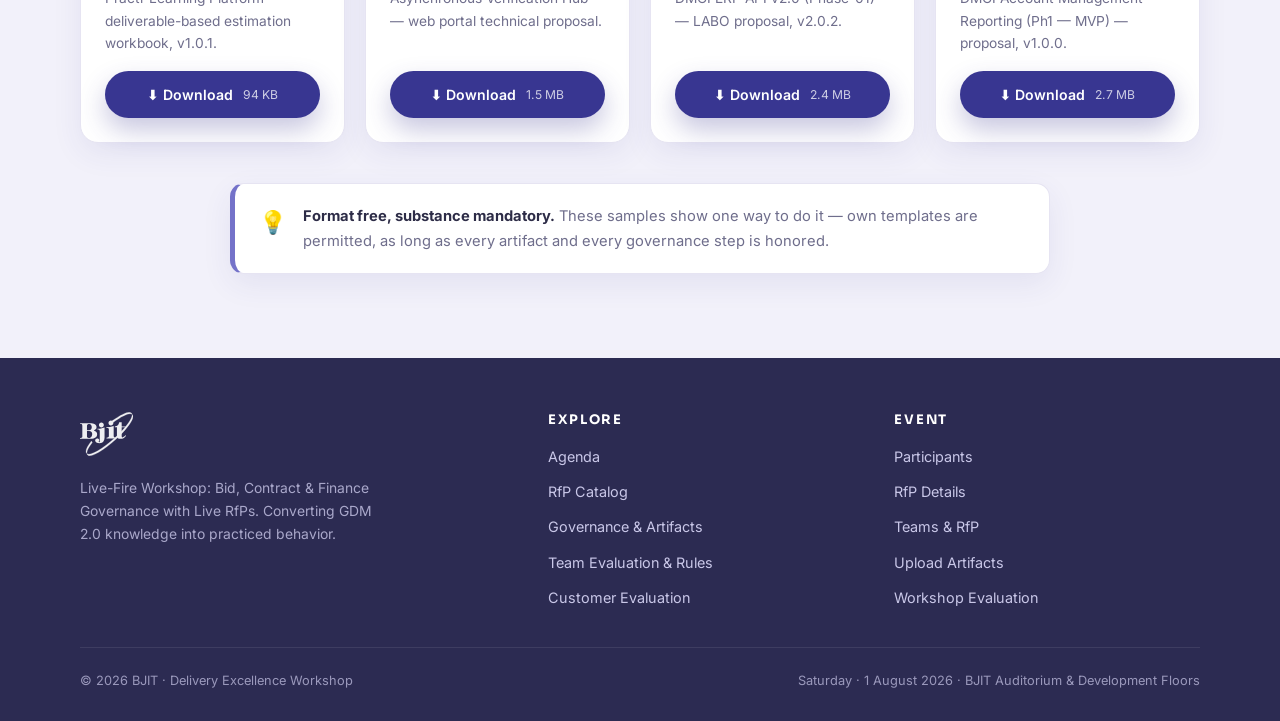
<file: governance.html>
<!DOCTYPE html>
<html lang="en">
<head>
  <meta charset="UTF-8">
  <meta name="viewport" content="width=device-width, initial-scale=1.0">
  <title>Governance &amp; Artifacts · Delivery Excellence Workshop · BJIT</title>
  <meta name="description" content="Mandatory governance flow and the 12-artifact submission pack for the BJIT Delivery Excellence Workshop.">
  <link rel="icon" type="image/svg+xml" href="assets/bjit-logo.svg">
  <link rel="preconnect" href="https://fonts.googleapis.com">
  <link rel="preconnect" href="https://fonts.gstatic.com" crossorigin>
  <link href="https://fonts.googleapis.com/css2?family=Inter:wght@400;500;600;700&family=Sora:wght@400;600;700&display=swap" rel="stylesheet">
  <link rel="stylesheet" href="css/style.css?v=27">
</head>
<body data-page="governance.html">

  <section class="page-hero">
    <div class="blob blob-1"></div>
    <div class="blob blob-2"></div>
    <div class="container" style="position:relative;z-index:2">
      <span class="eyebrow">Mandatory Governance Flow</span>
      <h1>Gates, Artifacts &amp; the Proposal</h1>
      <p>Each group must pass every gate in order, honoring every step, artifact, mechanism, meeting, review and approval of the Bid and Contract governances. Own templates permitted — format free, substance mandatory.</p>
    </div>
  </section>

  <section class="section">
    <div class="container">
      <div class="section-head reveal">
        <span class="eyebrow">Pass in Order</span>
        <h2>The five gates</h2>
      </div>
      <div class="gate-flow" id="gate-flow"></div>
    </div>
  </section>

  <section class="section alt">
    <div class="container">
      <div class="section-head reveal">
        <span class="eyebrow">Submission Pack</span>
        <h2>12 mandatory artifacts</h2>
        <p>Uploaded to the designated folder before the 12:45 freeze. Each artifact anchors to a specific point of the governance framework.</p>
      </div>
      <div class="artifact-grid" id="artifact-grid"></div>
    </div>
  </section>

  <section class="section">
    <div class="container">
      <div class="section-head reveal">
        <span class="eyebrow">Final Deliverable</span>
        <h2>The Complete Technical Proposal</h2>
        <p>Must contain, at minimum, the twelve elements below. Presentation: 10 minutes hard stop per group (suggested 8 + 2 Q&amp;A/changeover), plenary in the Auditorium, English, format free.</p>
      </div>
      <div class="check-grid" id="proposal-checklist"></div>
    </div>
  </section>

  <section class="section alt">
    <div class="container">
      <div class="section-head reveal">
        <span class="eyebrow">Learn from the Real Thing</span>
        <h2>Sample proposals &amp; estimation</h2>
        <p>Three real BJIT proposals and one real estimation sheet — study how a winning submission is structured, then make yours better. Download and keep them at hand on the day.</p>
      </div>
      <div class="sample-grid">
        <article class="sample-card reveal reveal-d1">
          <div class="sample-type sample-xlsx">XLSX</div>
          <h3>Estimation Sample</h3>
          <p>Practr Learning Platform — deliverable-based estimation workbook, v1.0.1.</p>
          <a class="btn btn-primary sample-btn" href="assets/samples/BJIT_Practr_Learning_Platform_Estimation_v1.0.1.xlsx" download="BJIT_Practr_Learning_Platform_Estimation_v1.0.1.xlsx">⬇ Download <span class="sample-size">94 KB</span></a>
        </article>
        <article class="sample-card reveal reveal-d2">
          <div class="sample-type sample-pdf">PDF</div>
          <h3>Proposal Sample 1</h3>
          <p>Asynchronous Verification Hub — web portal technical proposal.</p>
          <a class="btn btn-primary sample-btn" href="assets/samples/Asynchronous_Verification_Hub_Web_Portal.pdf" download="Asynchronous Verification Hub Web Portal.pdf">⬇ Download <span class="sample-size">1.5 MB</span></a>
        </article>
        <article class="sample-card reveal reveal-d3">
          <div class="sample-type sample-pdf">PDF</div>
          <h3>Proposal Sample 2</h3>
          <p>DMCI ERP API v2.0 (Phase-01) — LABO proposal, v2.0.2.</p>
          <a class="btn btn-primary sample-btn" href="assets/samples/BJIT_DMCI_ERP_API_v2.0_Phase-01_Labo_Proposal_v2.0.2.pdf" download="BJIT_DMCI_ERP API v2.0 (Phase-01) Labo Proposal v2.0.2.pdf">⬇ Download <span class="sample-size">2.4 MB</span></a>
        </article>
        <article class="sample-card reveal reveal-d4">
          <div class="sample-type sample-pdf">PDF</div>
          <h3>Proposal Sample 3</h3>
          <p>DMCI Account Management Reporting (Ph1 — MVP) — proposal, v1.0.0.</p>
          <a class="btn btn-primary sample-btn" href="assets/samples/BJIT_DMCI_Account_Management_Reporting_Proposal_Ph1-MVP_v1.0.0.pdf" download="BJIT_DMCI_Account_Management_Reporting_Proposal(Ph1 - MVP)_v1.0.0.pdf">⬇ Download <span class="sample-size">2.7 MB</span></a>
        </article>
      </div>
      <div style="margin-top:40px" class="reveal">
        <div class="callout">
          <span class="c-icon">💡</span>
          <p><b>Format free, substance mandatory.</b> These samples show one way to do it — own templates are permitted, as long as every artifact and every governance step is honored.</p>
        </div>
      </div>
    </div>
  </section>

  <script src="js/data.js?v=27"></script>
  <script src="js/main.js?v=27"></script>
</body>
</html>
</file>
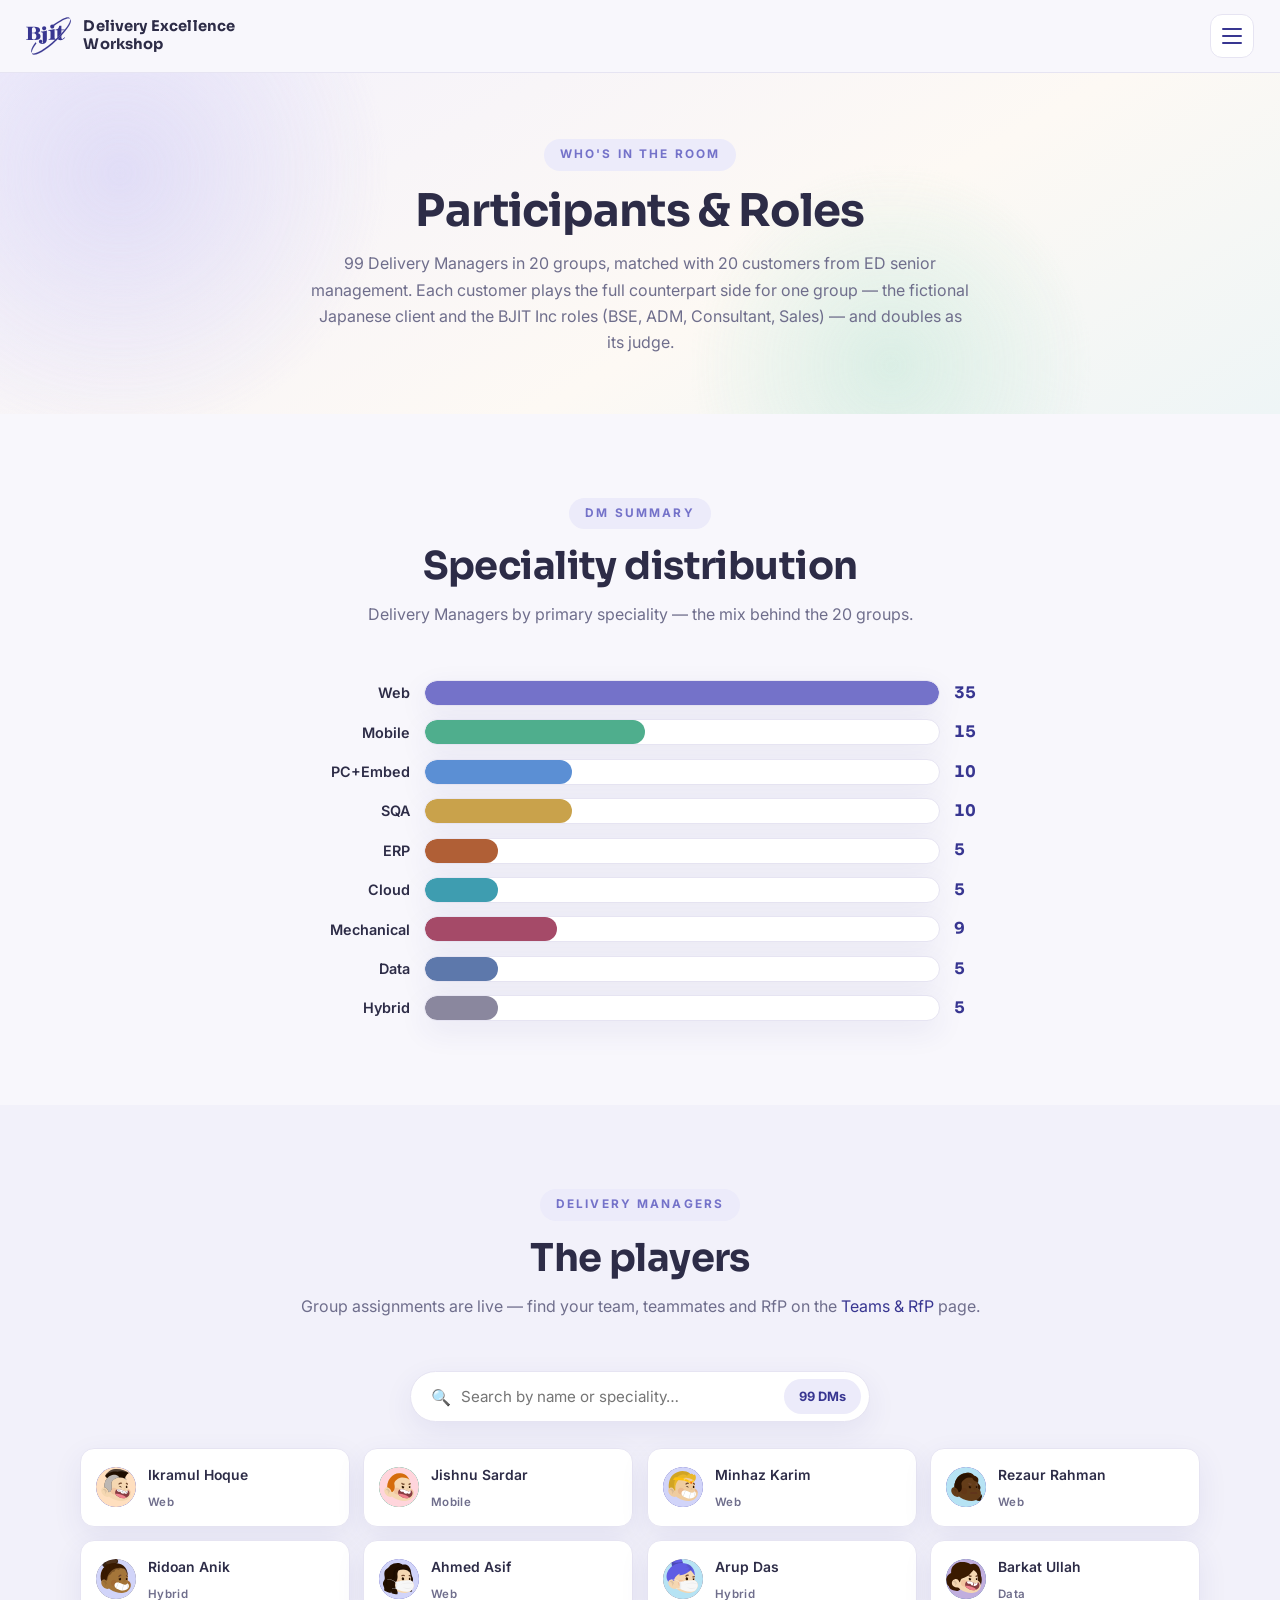
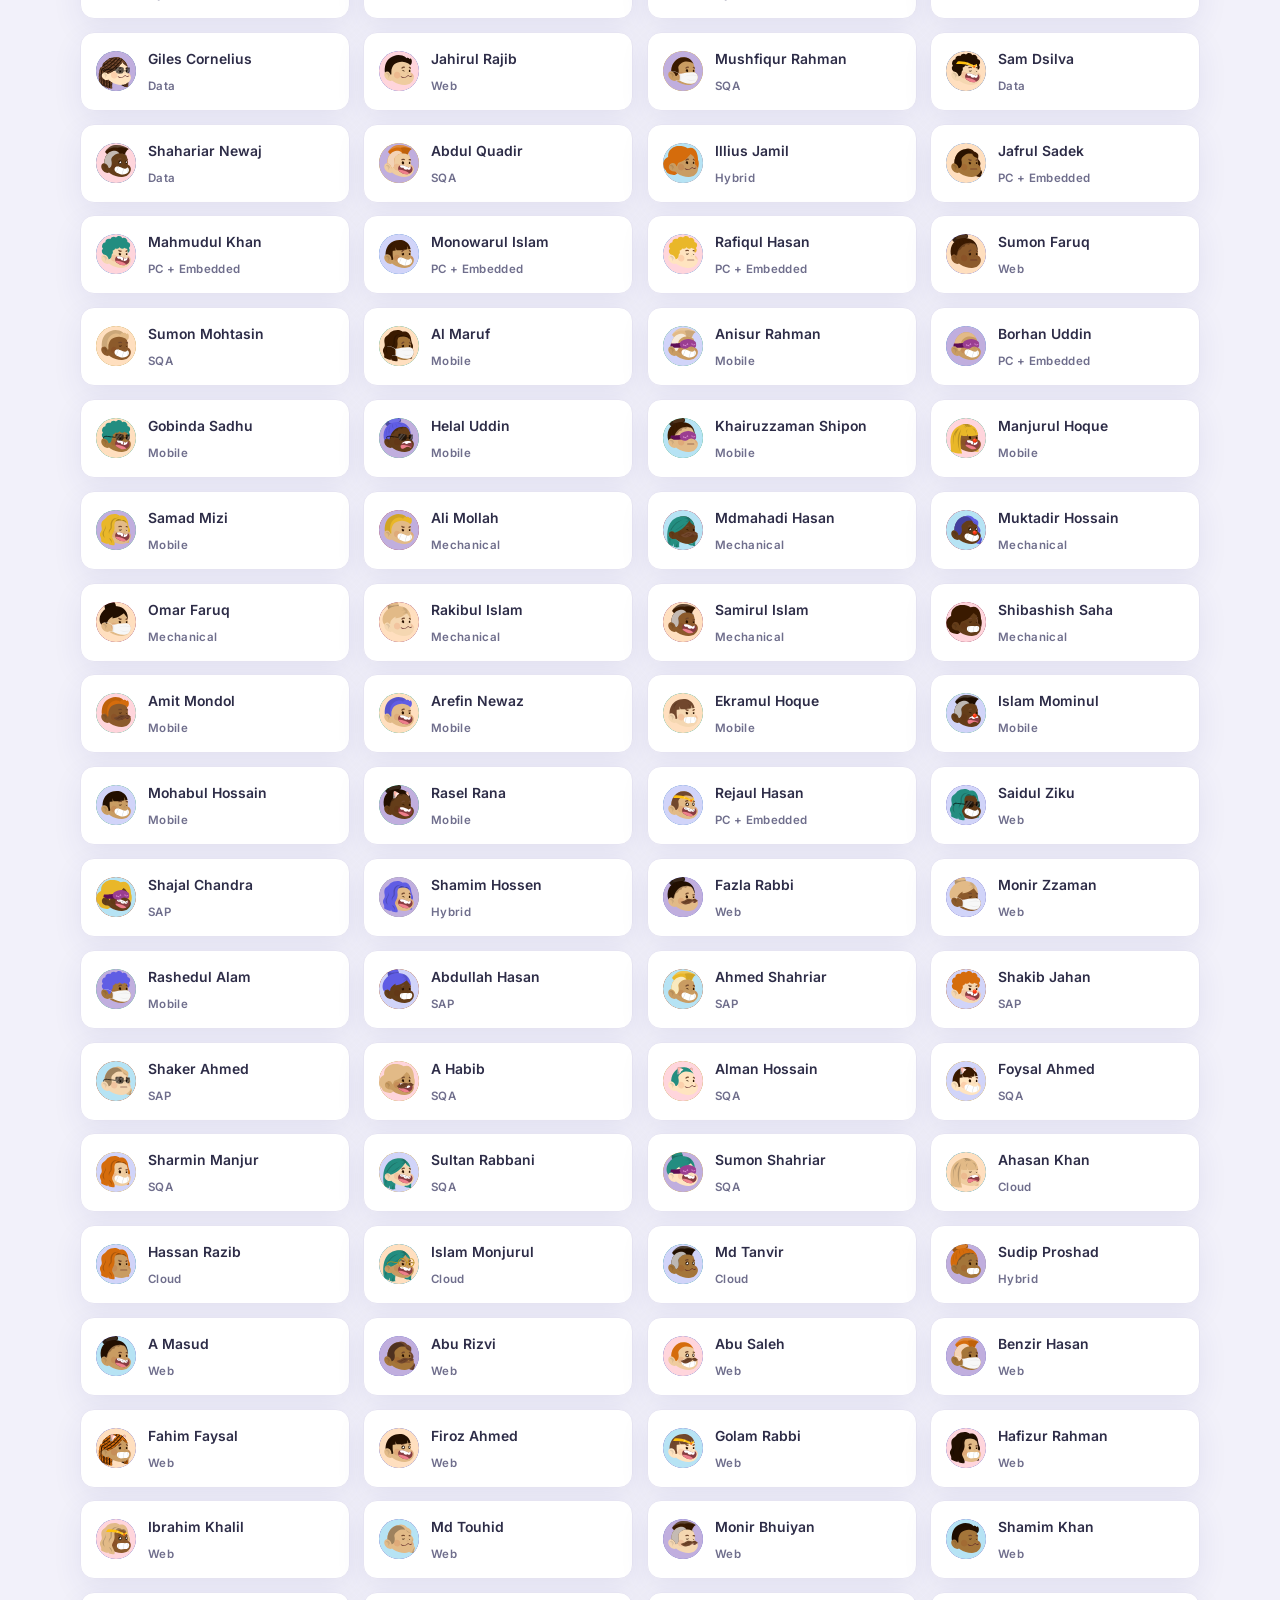
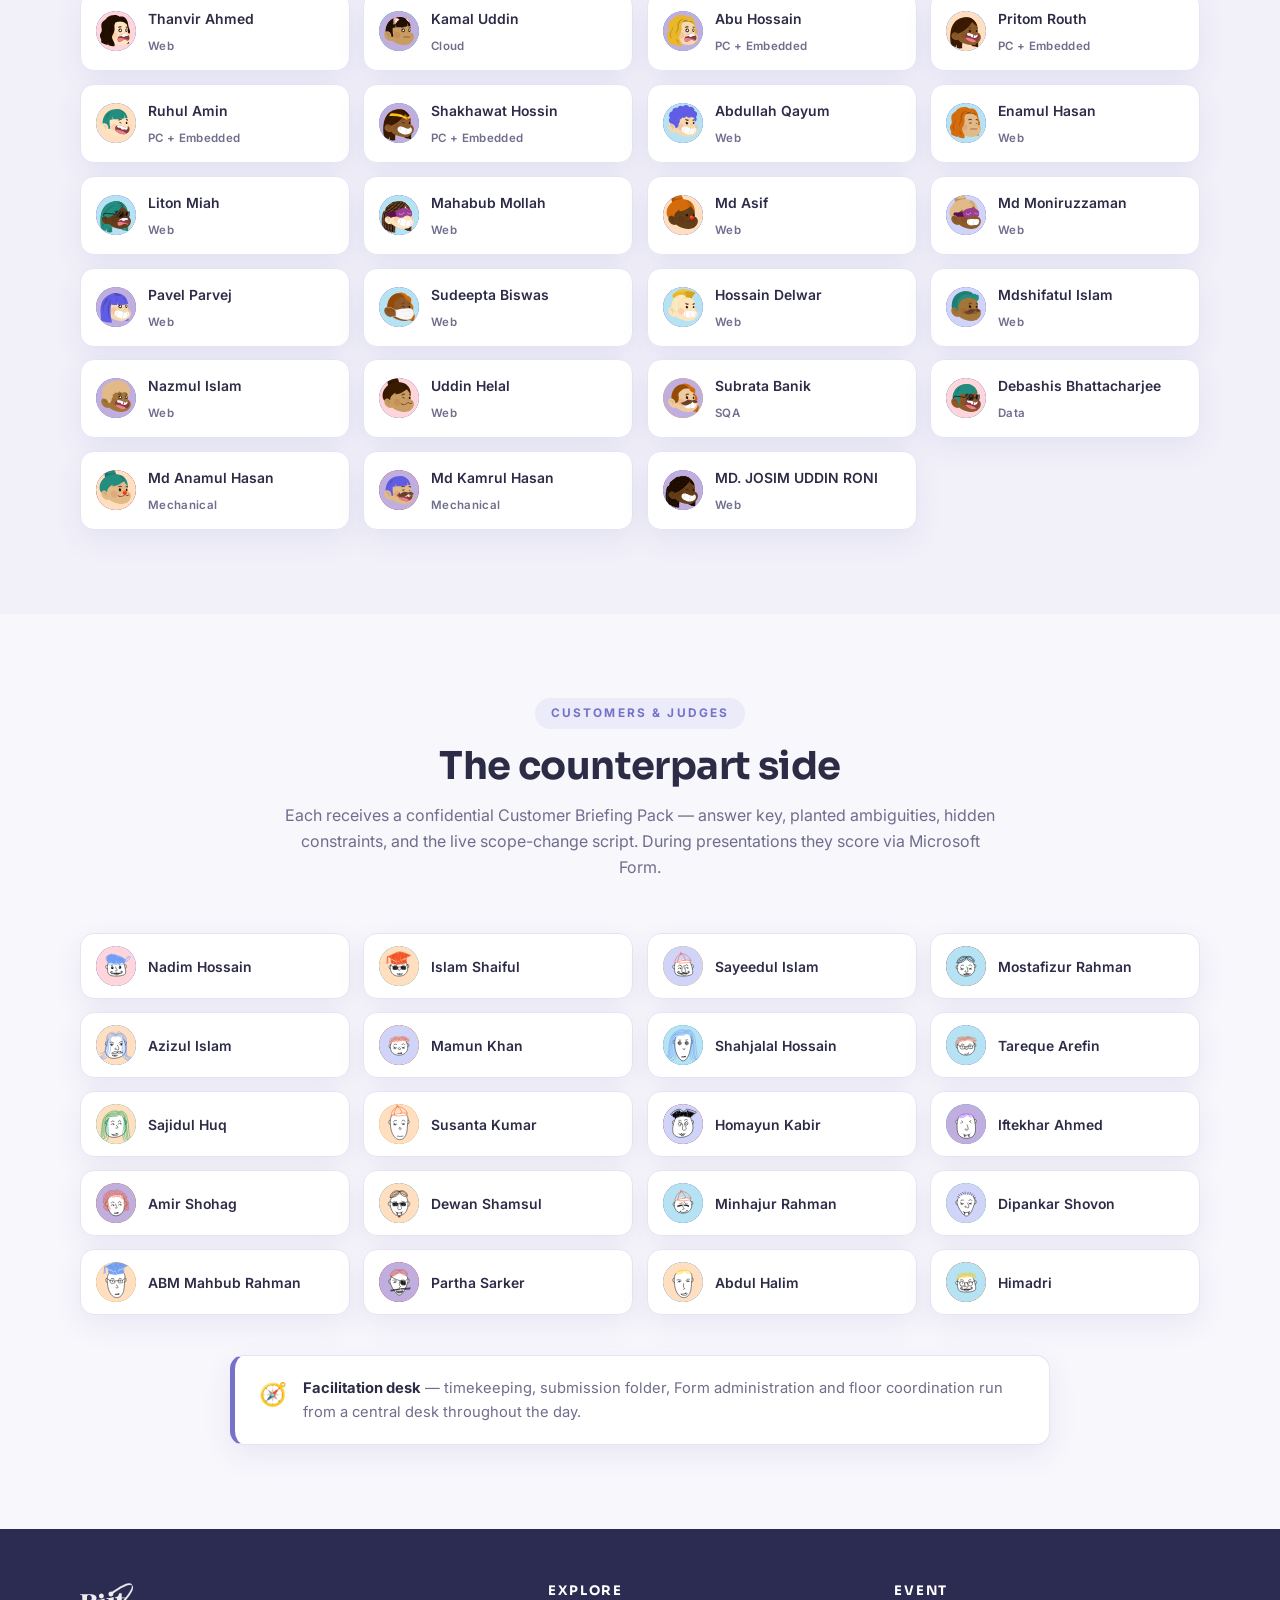
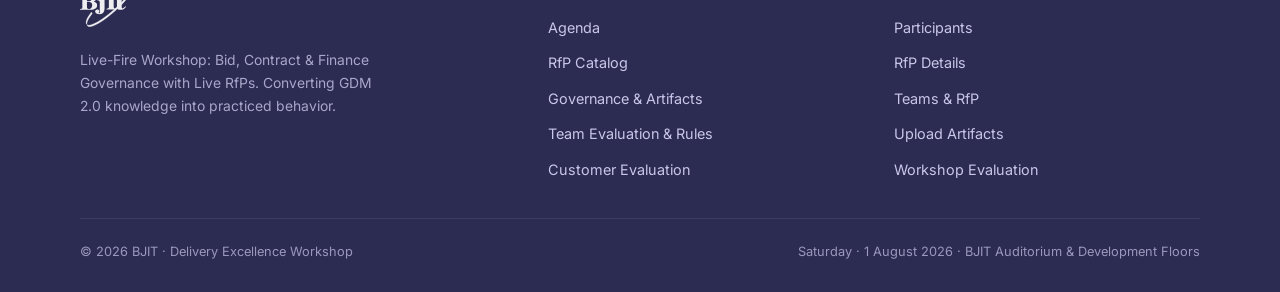
<file: participants.html>
<!DOCTYPE html>
<html lang="en">
<head>
  <meta charset="UTF-8">
  <meta name="viewport" content="width=device-width, initial-scale=1.0">
  <title>Participants · Delivery Excellence Workshop · BJIT</title>
  <meta name="description" content="Delivery Managers and customers taking part in the BJIT Delivery Excellence Workshop.">
  <link rel="icon" type="image/svg+xml" href="assets/bjit-logo.svg">
  <link rel="preconnect" href="https://fonts.googleapis.com">
  <link rel="preconnect" href="https://fonts.gstatic.com" crossorigin>
  <link href="https://fonts.googleapis.com/css2?family=Inter:wght@400;500;600;700&family=Sora:wght@400;600;700&display=swap" rel="stylesheet">
  <link rel="stylesheet" href="css/style.css?v=27">
</head>
<body data-page="participants.html">

  <section class="page-hero">
    <div class="blob blob-3"></div>
    <div class="blob blob-1"></div>
    <div class="container" style="position:relative;z-index:2">
      <span class="eyebrow">Who's in the Room</span>
      <h1>Participants &amp; Roles</h1>
      <p>99 Delivery Managers in 20 groups, matched with 20 customers from ED senior management. Each customer plays the full counterpart side for one group — the fictional Japanese client and the BJIT Inc roles (BSE, ADM, Consultant, Sales) — and doubles as its judge.</p>
    </div>
  </section>

  <section class="section">
    <div class="container">
      <div class="section-head reveal">
        <span class="eyebrow">DM Summary</span>
        <h2>Speciality distribution</h2>
        <p>Delivery Managers by primary speciality — the mix behind the 20 groups.</p>
      </div>
      <div class="spec-chart" id="spec-chart"></div>
    </div>
  </section>

  <section class="section alt">
    <div class="container">
      <div class="section-head reveal">
        <span class="eyebrow">Delivery Managers</span>
        <h2>The players</h2>
        <p>Group assignments are live — find your team, teammates and RfP on the <a href="teams.html">Teams &amp; RfP</a> page.</p>
      </div>
      <div class="search-box reveal">
        <span>🔍</span>
        <input type="search" id="dm-search" placeholder="Search by name or speciality…" aria-label="Search delivery managers">
        <span class="count-pill" id="dm-count"></span>
      </div>
      <div class="people-grid" id="dm-grid"></div>
    </div>
  </section>

  <section class="section">
    <div class="container">
      <div class="section-head reveal">
        <span class="eyebrow">Customers &amp; Judges</span>
        <h2>The counterpart side</h2>
        <p>Each receives a confidential Customer Briefing Pack — answer key, planted ambiguities, hidden constraints, and the live scope-change script. During presentations they score via Microsoft Form.</p>
      </div>
      <div class="people-grid" id="customer-grid"></div>
      <div style="margin-top:40px" class="reveal">
        <div class="callout">
          <span class="c-icon">🧭</span>
          <p><b>Facilitation desk</b> — timekeeping, submission folder, Form administration and floor coordination run from a central desk throughout the day.</p>
        </div>
      </div>
    </div>
  </section>

  <script src="js/data.js?v=27"></script>
  <script src="js/main.js?v=27"></script>
</body>
</html>
</file>
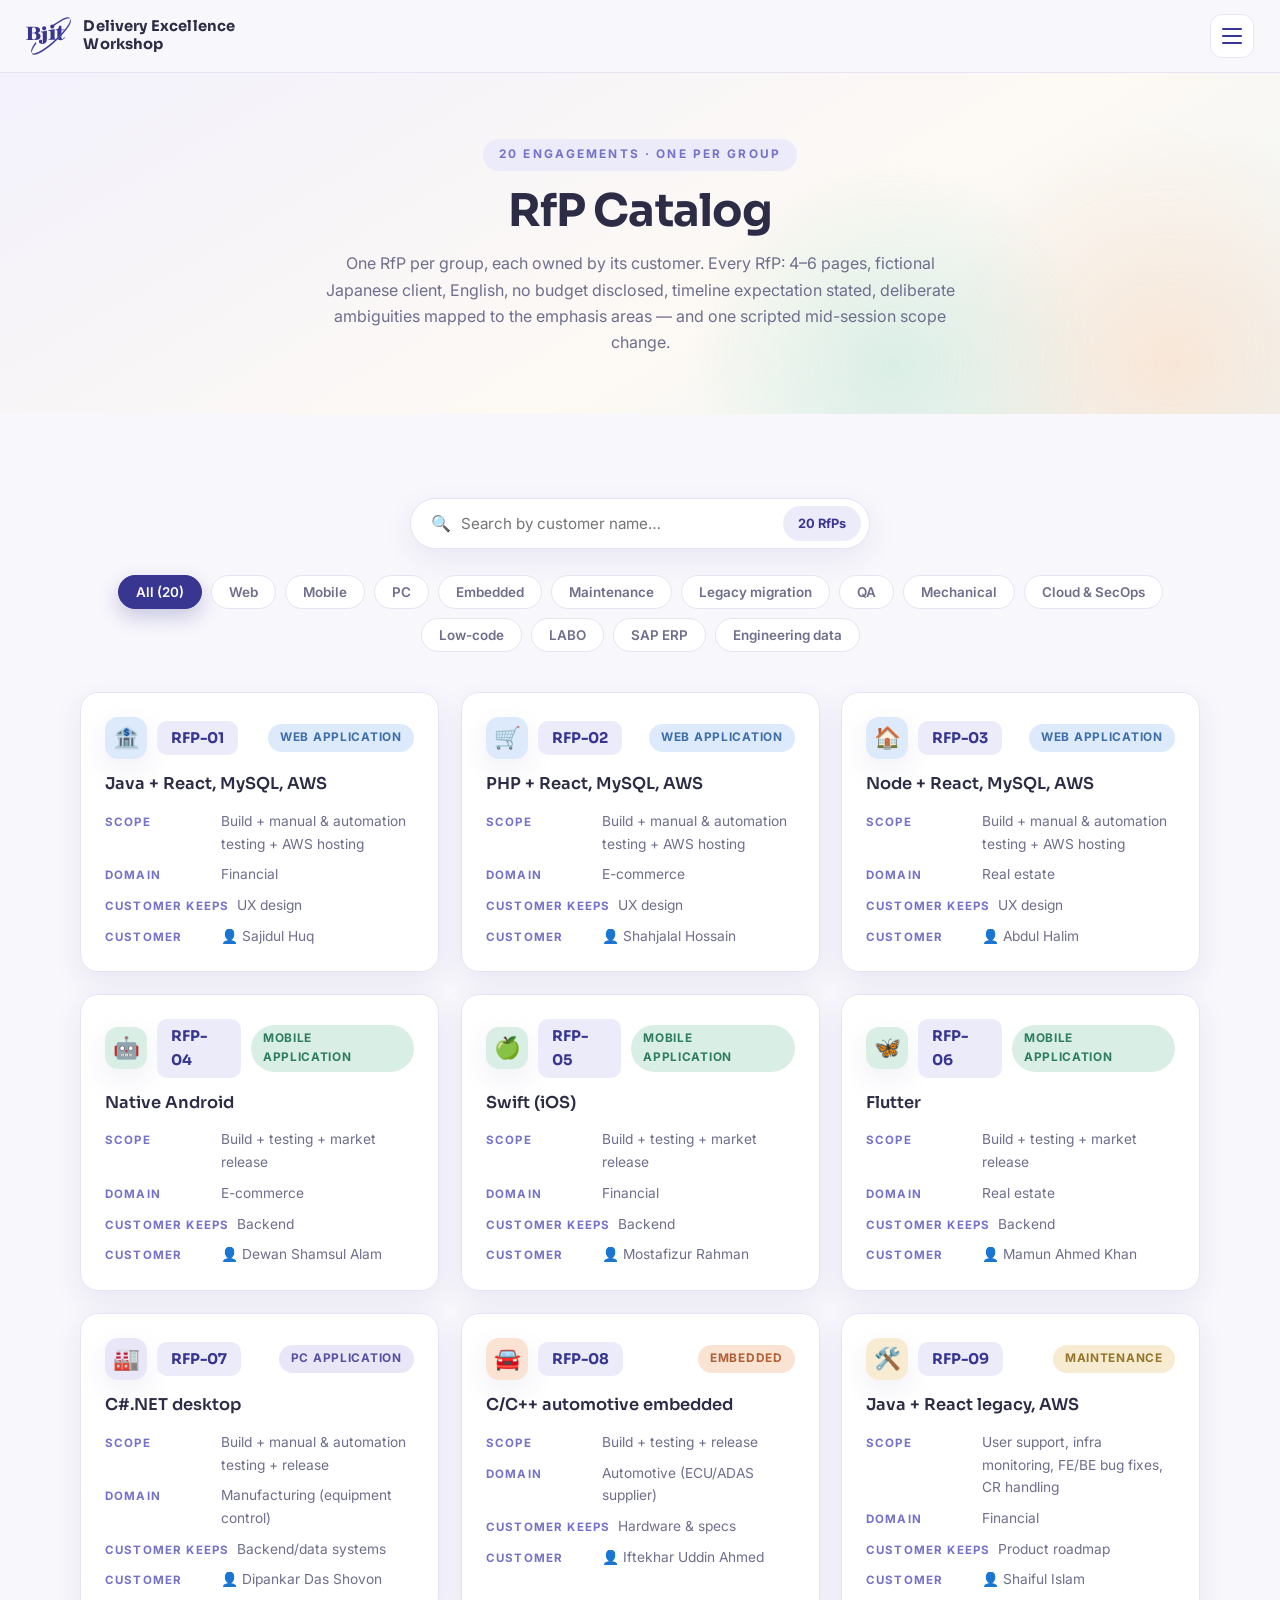
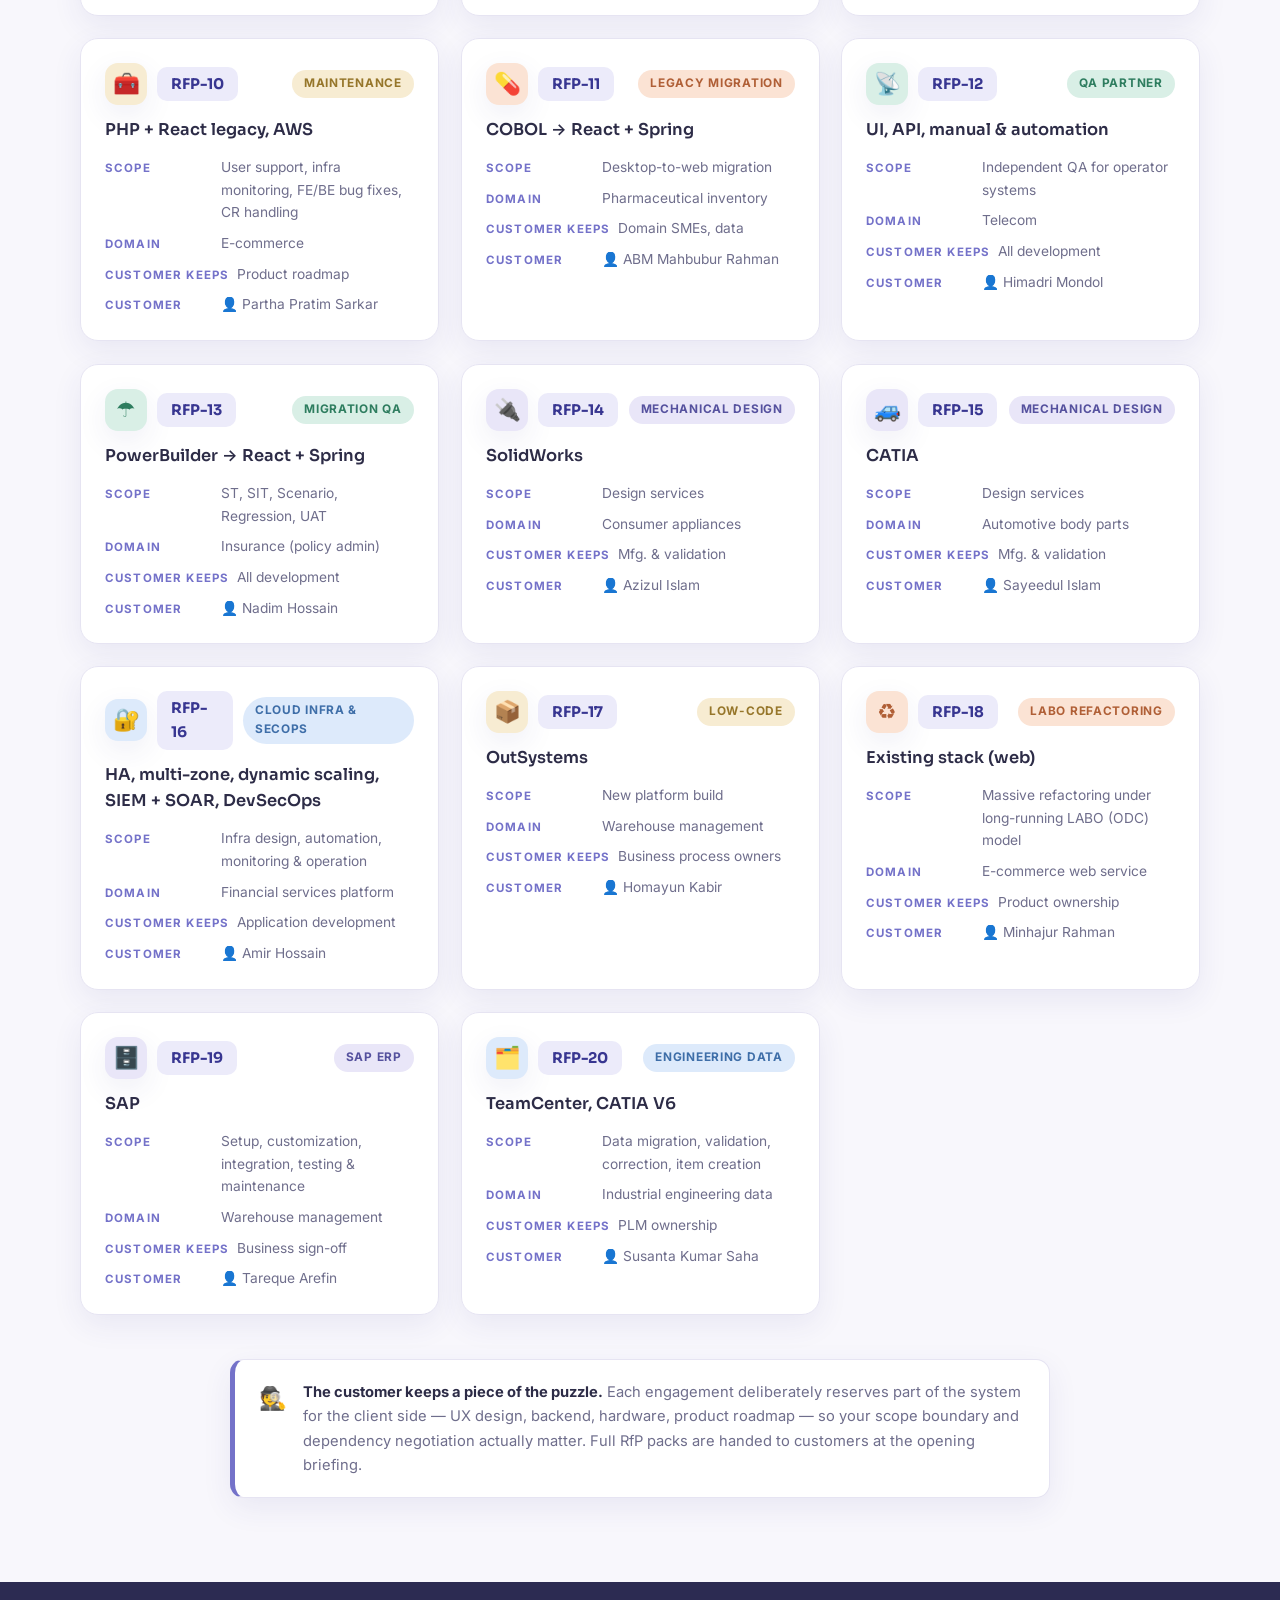
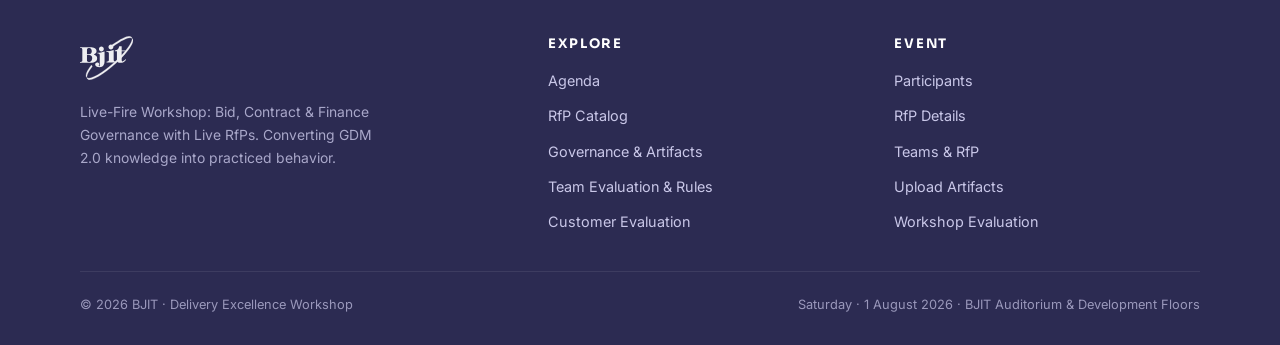
<file: rfp-catalog.html>
<!DOCTYPE html>
<html lang="en">
<head>
  <meta charset="UTF-8">
  <meta name="viewport" content="width=device-width, initial-scale=1.0">
  <title>RfP Catalog · Delivery Excellence Workshop · BJIT</title>
  <meta name="description" content="20 live RfP engagements for the BJIT Delivery Excellence Workshop.">
  <link rel="icon" type="image/svg+xml" href="assets/bjit-logo.svg">
  <link rel="preconnect" href="https://fonts.googleapis.com">
  <link rel="preconnect" href="https://fonts.gstatic.com" crossorigin>
  <link href="https://fonts.googleapis.com/css2?family=Inter:wght@400;500;600;700&family=Sora:wght@400;600;700&display=swap" rel="stylesheet">
  <link rel="stylesheet" href="css/style.css?v=27">
</head>
<body data-page="rfp-catalog.html">

  <section class="page-hero">
    <div class="blob blob-2"></div>
    <div class="blob blob-3"></div>
    <div class="container" style="position:relative;z-index:2">
      <span class="eyebrow">20 Engagements · One per Group</span>
      <h1>RfP Catalog</h1>
      <p>One RfP per group, each owned by its customer. Every RfP: 4–6 pages, fictional Japanese client, English, no budget disclosed, timeline expectation stated, deliberate ambiguities mapped to the emphasis areas — and one scripted mid-session scope change.</p>
    </div>
  </section>

  <section class="section">
    <div class="container">
      <div class="search-box reveal">
        <span>🔍</span>
        <input type="search" id="rfp-search" placeholder="Search by customer name…" aria-label="Search RfPs by customer name">
        <span class="count-pill" id="rfp-count"></span>
      </div>
      <div class="filter-bar" id="filter-bar"></div>
      <div class="rfp-grid" id="rfp-grid"></div>
      <div style="margin-top:44px" class="reveal">
        <div class="callout">
          <span class="c-icon">🕵️</span>
          <p><b>The customer keeps a piece of the puzzle.</b> Each engagement deliberately reserves part of the system for the client side — UX design, backend, hardware, product roadmap — so your scope boundary and dependency negotiation actually matter. Full RfP packs are handed to customers at the opening briefing.</p>
        </div>
      </div>
    </div>
  </section>

  <script src="js/data.js?v=27"></script>
  <script src="js/main.js?v=27"></script>
</body>
</html>
</file>
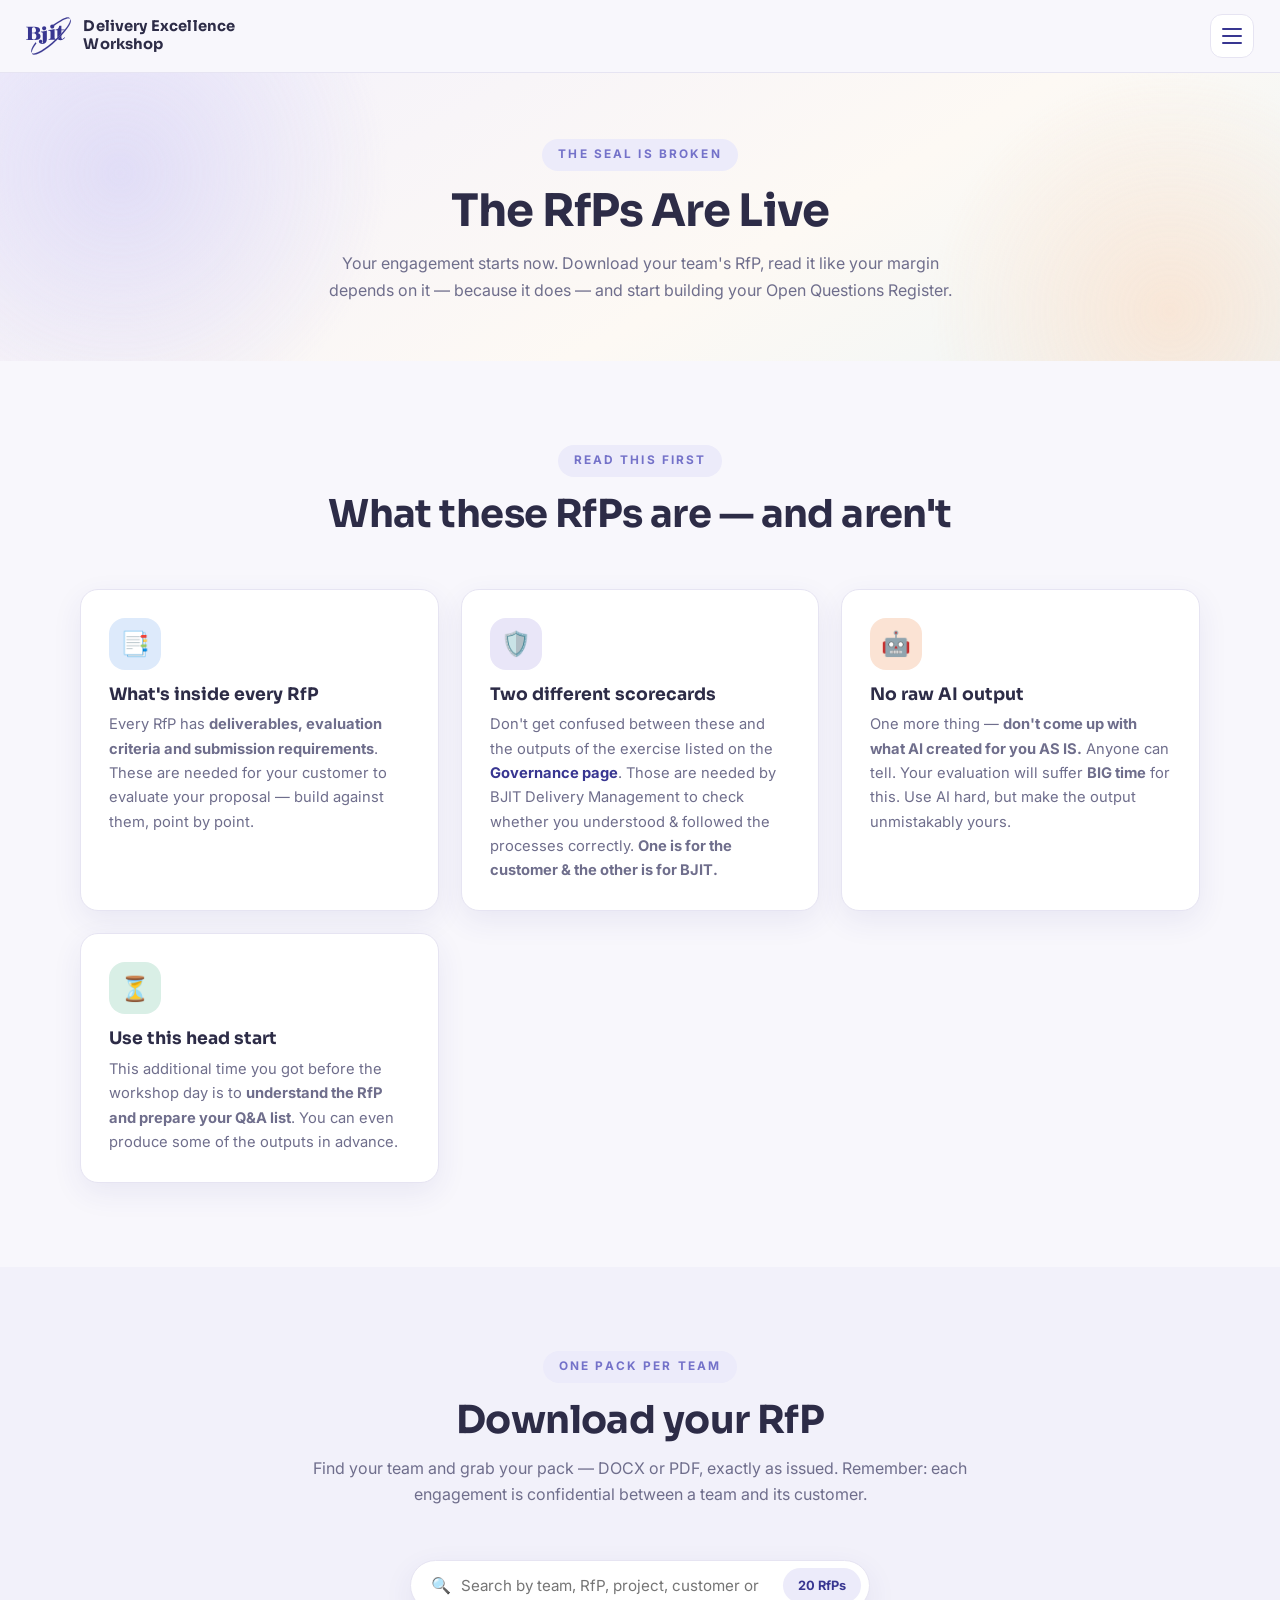
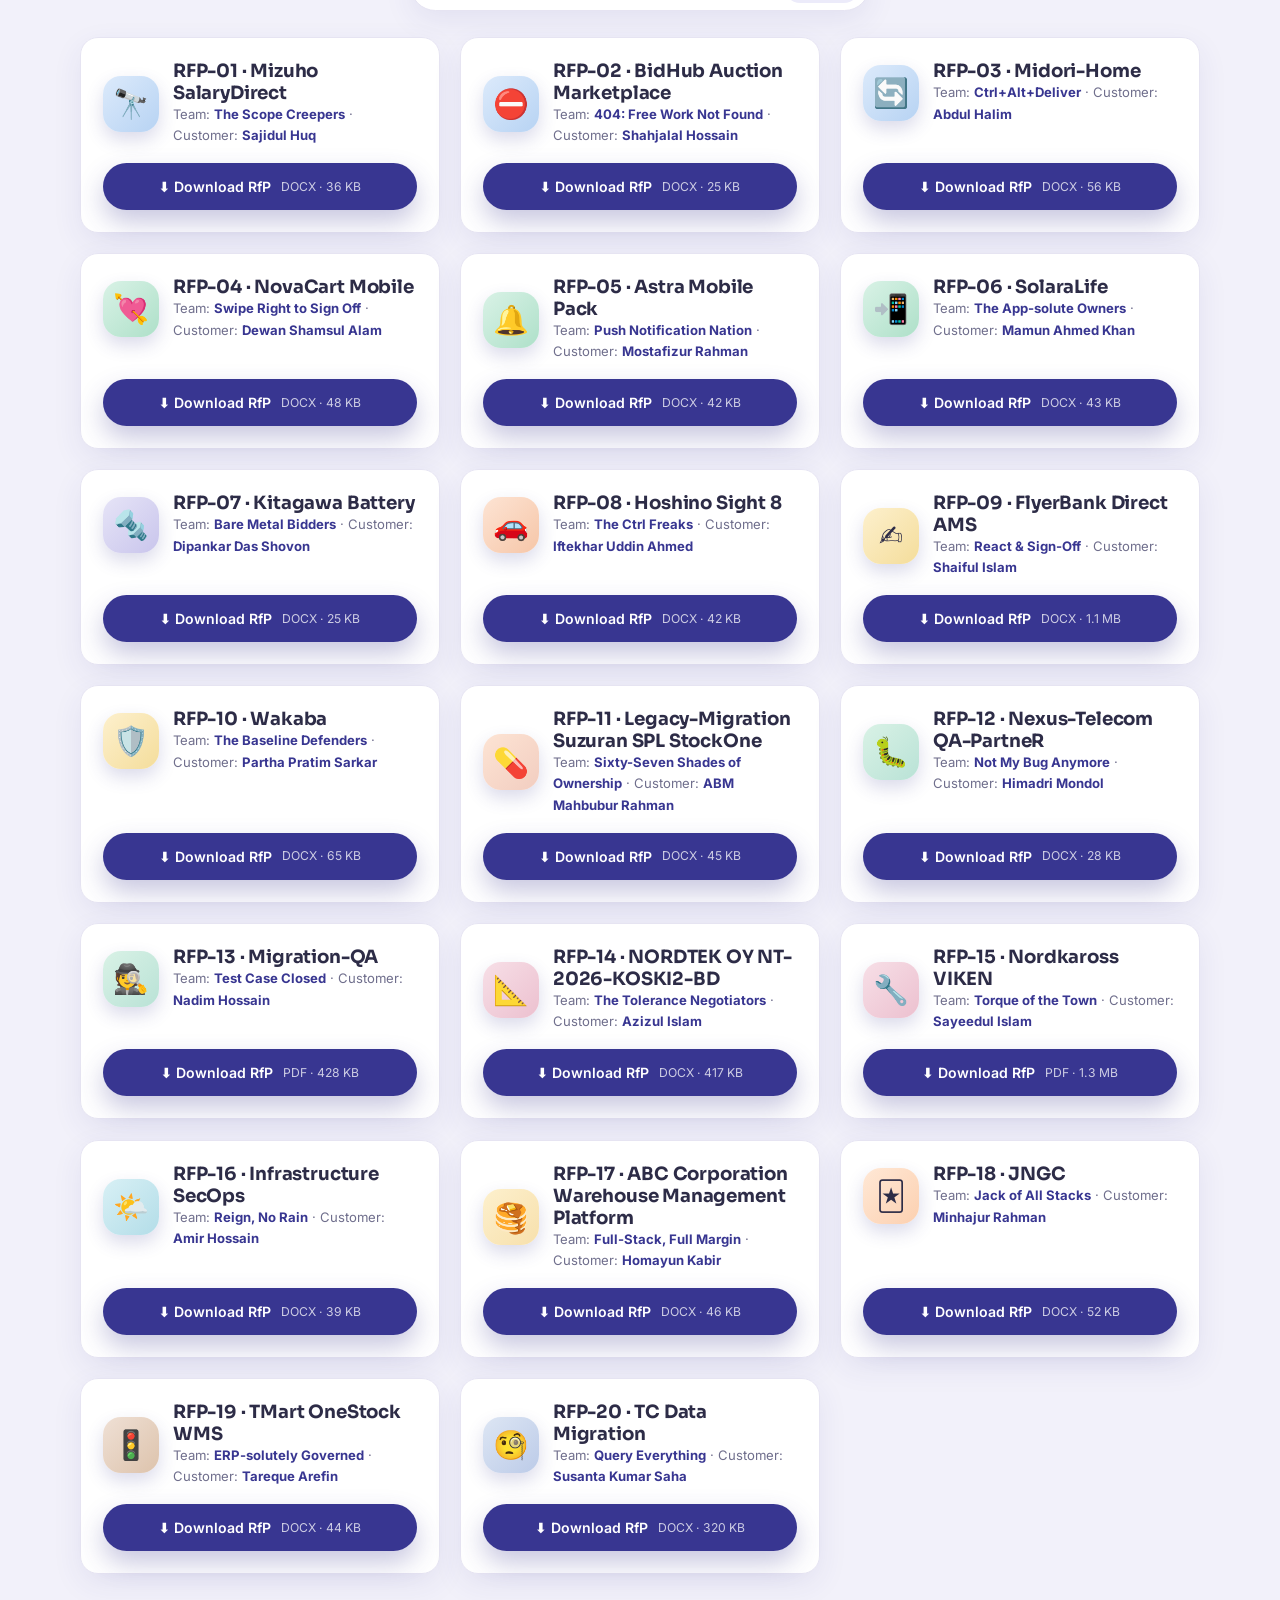
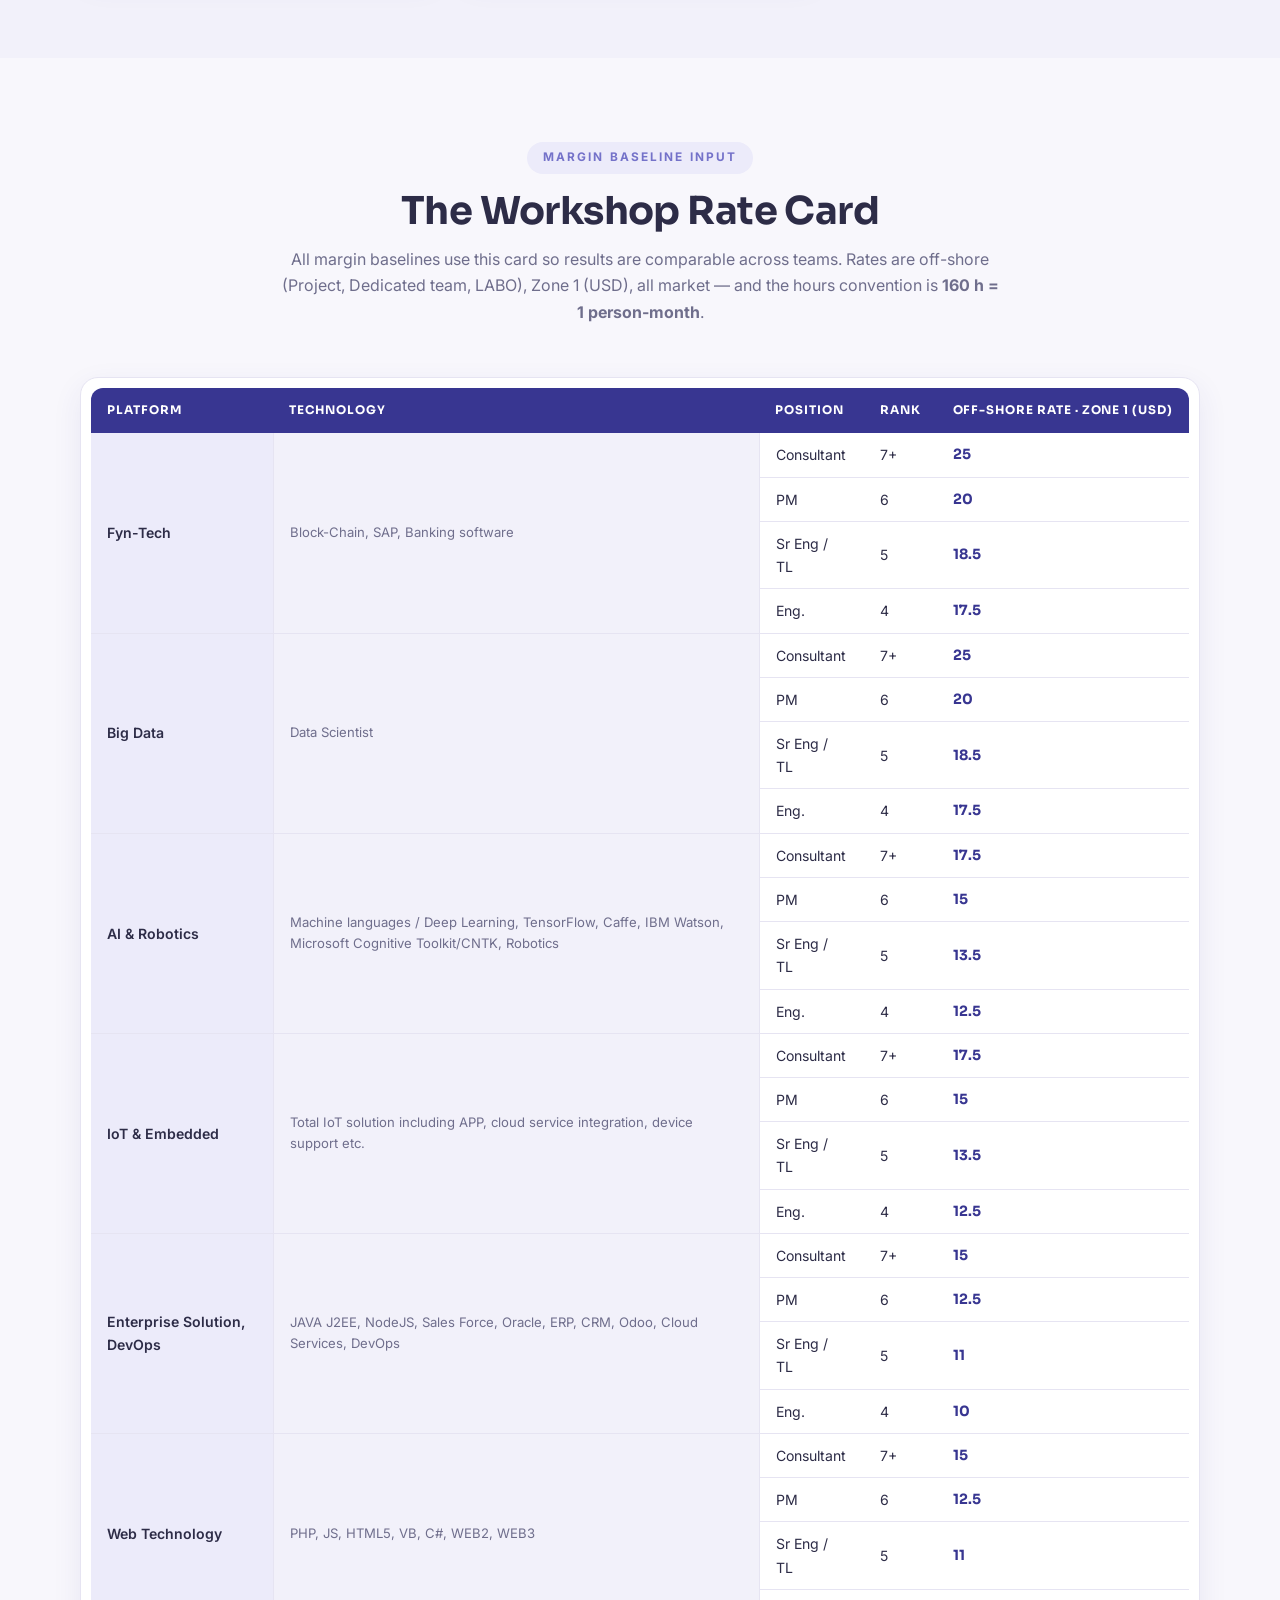
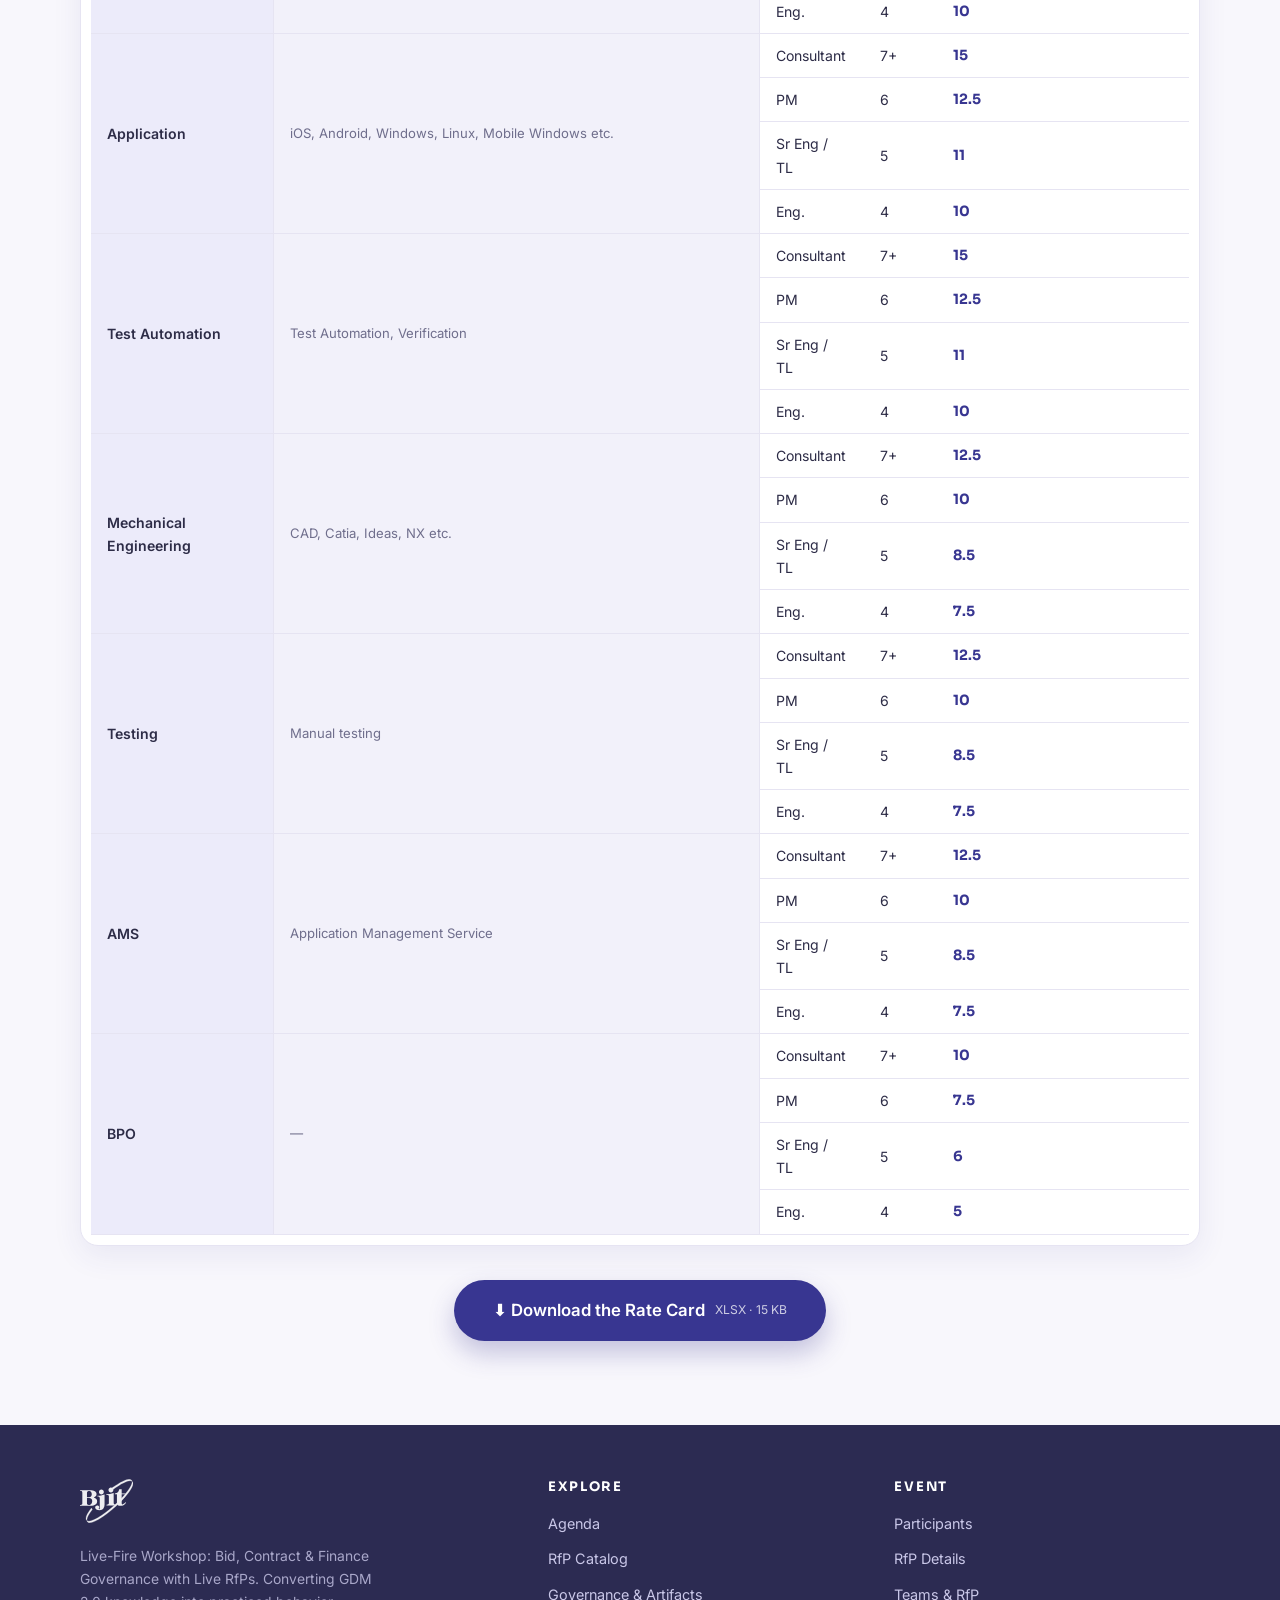
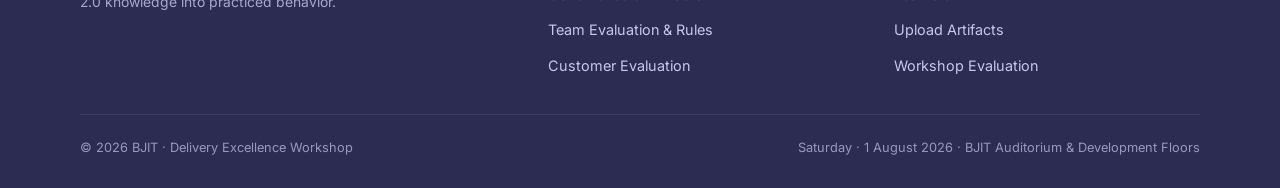
<file: rfp-details.html>
<!DOCTYPE html>
<html lang="en">
<head>
  <meta charset="UTF-8">
  <meta name="viewport" content="width=device-width, initial-scale=1.0">
  <title>RfP Details · Delivery Excellence Workshop · BJIT</title>
  <meta name="description" content="The 20 published RfP packs of the BJIT Delivery Excellence Workshop — one download per team — plus the Workshop Rate Card.">
  <link rel="icon" type="image/svg+xml" href="assets/bjit-logo.svg">
  <link rel="preconnect" href="https://fonts.googleapis.com">
  <link rel="preconnect" href="https://fonts.gstatic.com" crossorigin>
  <link href="https://fonts.googleapis.com/css2?family=Inter:wght@400;500;600;700&family=Sora:wght@400;600;700&display=swap" rel="stylesheet">
  <link rel="stylesheet" href="css/style.css?v=27">
</head>
<body data-page="rfp-details.html">

  <section class="page-hero">
    <div class="blob blob-1"></div>
    <div class="blob blob-2"></div>
    <div class="container" style="position:relative;z-index:2">
      <span class="eyebrow">The Seal Is Broken</span>
      <h1>The RfPs Are Live</h1>
      <p>Your engagement starts now. Download your team's RfP, read it like your margin depends on it — because it does — and start building your Open Questions Register.</p>
    </div>
  </section>

  <section class="section">
    <div class="container">
      <div class="section-head reveal">
        <span class="eyebrow">Read This First</span>
        <h2>What these RfPs are — and aren't</h2>
      </div>
      <div class="card-grid">
        <div class="card reveal reveal-d1">
          <div class="icon-bubble bubble-sky">📑</div>
          <h3>What's inside every RfP</h3>
          <p>Every RfP has <b>deliverables, evaluation criteria and submission requirements</b>. These are needed for your customer to evaluate your proposal — build against them, point by point.</p>
        </div>
        <div class="card reveal reveal-d2">
          <div class="icon-bubble bubble-lav">🛡️</div>
          <h3>Two different scorecards</h3>
          <p>Don't get confused between these and the outputs of the exercise listed on the <a href="governance.html"><b>Governance page</b></a>. Those are needed by BJIT Delivery Management to check whether you understood &amp; followed the processes correctly. <b>One is for the customer &amp; the other is for BJIT.</b></p>
        </div>
        <div class="card reveal reveal-d3">
          <div class="icon-bubble bubble-peach">🤖</div>
          <h3>No raw AI output</h3>
          <p>One more thing — <b>don't come up with what AI created for you AS IS.</b> Anyone can tell. Your evaluation will suffer <b>BIG time</b> for this. Use AI hard, but make the output unmistakably yours.</p>
        </div>
        <div class="card reveal reveal-d4">
          <div class="icon-bubble bubble-mint">⏳</div>
          <h3>Use this head start</h3>
          <p>This additional time you got before the workshop day is to <b>understand the RfP and prepare your Q&amp;A list</b>. You can even produce some of the outputs in advance.</p>
        </div>
      </div>
    </div>
  </section>

  <section class="section alt">
    <div class="container">
      <div class="section-head reveal">
        <span class="eyebrow">One Pack per Team</span>
        <h2>Download your RfP</h2>
        <p>Find your team and grab your pack — DOCX or PDF, exactly as issued. Remember: each engagement is confidential between a team and its customer.</p>
      </div>
      <div class="search-box reveal">
        <span>🔍</span>
        <input type="search" id="rfp-file-search" placeholder="Search by team, RfP, project, customer or your name…" aria-label="Search RfP downloads by team, RfP number, project, customer or member name">
        <span class="count-pill" id="rfp-file-count"></span>
      </div>
      <div class="eval-team-grid" id="rfp-file-grid"></div>
    </div>
  </section>

  <section class="section">
    <div class="container">
      <div class="section-head reveal">
        <span class="eyebrow">Margin Baseline Input</span>
        <h2>The Workshop Rate Card</h2>
        <p>All margin baselines use this card so results are comparable across teams. Rates are off-shore (Project, Dedicated team, LABO), Zone 1 (USD), all market — and the hours convention is <b>160 h = 1 person-month</b>.</p>
      </div>
      <div class="rate-wrap reveal">
        <table class="rate-table">
          <thead>
            <tr>
              <th>Platform</th>
              <th>Technology</th>
              <th>Position</th>
              <th>Rank</th>
              <th>Off-shore Rate · Zone 1 (USD)</th>
            </tr>
          </thead>
          <tbody>
            <tr><td rowspan="4">Fyn-Tech</td><td rowspan="4">Block-Chain, SAP, Banking software</td><td>Consultant</td><td>7+</td><td>25</td></tr>
            <tr><td>PM</td><td>6</td><td>20</td></tr>
            <tr><td>Sr Eng / TL</td><td>5</td><td>18.5</td></tr>
            <tr><td>Eng.</td><td>4</td><td>17.5</td></tr>
            <tr><td rowspan="4">Big Data</td><td rowspan="4">Data Scientist</td><td>Consultant</td><td>7+</td><td>25</td></tr>
            <tr><td>PM</td><td>6</td><td>20</td></tr>
            <tr><td>Sr Eng / TL</td><td>5</td><td>18.5</td></tr>
            <tr><td>Eng.</td><td>4</td><td>17.5</td></tr>
            <tr><td rowspan="4">AI &amp; Robotics</td><td rowspan="4">Machine languages / Deep Learning, TensorFlow, Caffe, IBM Watson, Microsoft Cognitive Toolkit/CNTK, Robotics</td><td>Consultant</td><td>7+</td><td>17.5</td></tr>
            <tr><td>PM</td><td>6</td><td>15</td></tr>
            <tr><td>Sr Eng / TL</td><td>5</td><td>13.5</td></tr>
            <tr><td>Eng.</td><td>4</td><td>12.5</td></tr>
            <tr><td rowspan="4">IoT &amp; Embedded</td><td rowspan="4">Total IoT solution including APP, cloud service integration, device support etc.</td><td>Consultant</td><td>7+</td><td>17.5</td></tr>
            <tr><td>PM</td><td>6</td><td>15</td></tr>
            <tr><td>Sr Eng / TL</td><td>5</td><td>13.5</td></tr>
            <tr><td>Eng.</td><td>4</td><td>12.5</td></tr>
            <tr><td rowspan="4">Enterprise Solution, DevOps</td><td rowspan="4">JAVA J2EE, NodeJS, Sales Force, Oracle, ERP, CRM, Odoo, Cloud Services, DevOps</td><td>Consultant</td><td>7+</td><td>15</td></tr>
            <tr><td>PM</td><td>6</td><td>12.5</td></tr>
            <tr><td>Sr Eng / TL</td><td>5</td><td>11</td></tr>
            <tr><td>Eng.</td><td>4</td><td>10</td></tr>
            <tr><td rowspan="4">Web Technology</td><td rowspan="4">PHP, JS, HTML5, VB, C#, WEB2, WEB3</td><td>Consultant</td><td>7+</td><td>15</td></tr>
            <tr><td>PM</td><td>6</td><td>12.5</td></tr>
            <tr><td>Sr Eng / TL</td><td>5</td><td>11</td></tr>
            <tr><td>Eng.</td><td>4</td><td>10</td></tr>
            <tr><td rowspan="4">Application</td><td rowspan="4">iOS, Android, Windows, Linux, Mobile Windows etc.</td><td>Consultant</td><td>7+</td><td>15</td></tr>
            <tr><td>PM</td><td>6</td><td>12.5</td></tr>
            <tr><td>Sr Eng / TL</td><td>5</td><td>11</td></tr>
            <tr><td>Eng.</td><td>4</td><td>10</td></tr>
            <tr><td rowspan="4">Test Automation</td><td rowspan="4">Test Automation, Verification</td><td>Consultant</td><td>7+</td><td>15</td></tr>
            <tr><td>PM</td><td>6</td><td>12.5</td></tr>
            <tr><td>Sr Eng / TL</td><td>5</td><td>11</td></tr>
            <tr><td>Eng.</td><td>4</td><td>10</td></tr>
            <tr><td rowspan="4">Mechanical Engineering</td><td rowspan="4">CAD, Catia, Ideas, NX etc.</td><td>Consultant</td><td>7+</td><td>12.5</td></tr>
            <tr><td>PM</td><td>6</td><td>10</td></tr>
            <tr><td>Sr Eng / TL</td><td>5</td><td>8.5</td></tr>
            <tr><td>Eng.</td><td>4</td><td>7.5</td></tr>
            <tr><td rowspan="4">Testing</td><td rowspan="4">Manual testing</td><td>Consultant</td><td>7+</td><td>12.5</td></tr>
            <tr><td>PM</td><td>6</td><td>10</td></tr>
            <tr><td>Sr Eng / TL</td><td>5</td><td>8.5</td></tr>
            <tr><td>Eng.</td><td>4</td><td>7.5</td></tr>
            <tr><td rowspan="4">AMS</td><td rowspan="4">Application Management Service</td><td>Consultant</td><td>7+</td><td>12.5</td></tr>
            <tr><td>PM</td><td>6</td><td>10</td></tr>
            <tr><td>Sr Eng / TL</td><td>5</td><td>8.5</td></tr>
            <tr><td>Eng.</td><td>4</td><td>7.5</td></tr>
            <tr><td rowspan="4">BPO</td><td rowspan="4">—</td><td>Consultant</td><td>7+</td><td>10</td></tr>
            <tr><td>PM</td><td>6</td><td>7.5</td></tr>
            <tr><td>Sr Eng / TL</td><td>5</td><td>6</td></tr>
            <tr><td>Eng.</td><td>4</td><td>5</td></tr>
          </tbody>
        </table>
      </div>
      <div class="vote-cta reveal" style="margin-top:34px">
        <a class="btn btn-primary" href="assets/rfp/BJIT_Workshop_Rate_Card.xlsx" download="Sales_Price_Global_240312.xlsx">⬇ Download the Rate Card <span class="sample-size">XLSX · 15 KB</span></a>
      </div>
    </div>
  </section>

  <script src="js/data.js?v=27"></script>
  <script src="js/main.js?v=27"></script>
</body>
</html>
</file>
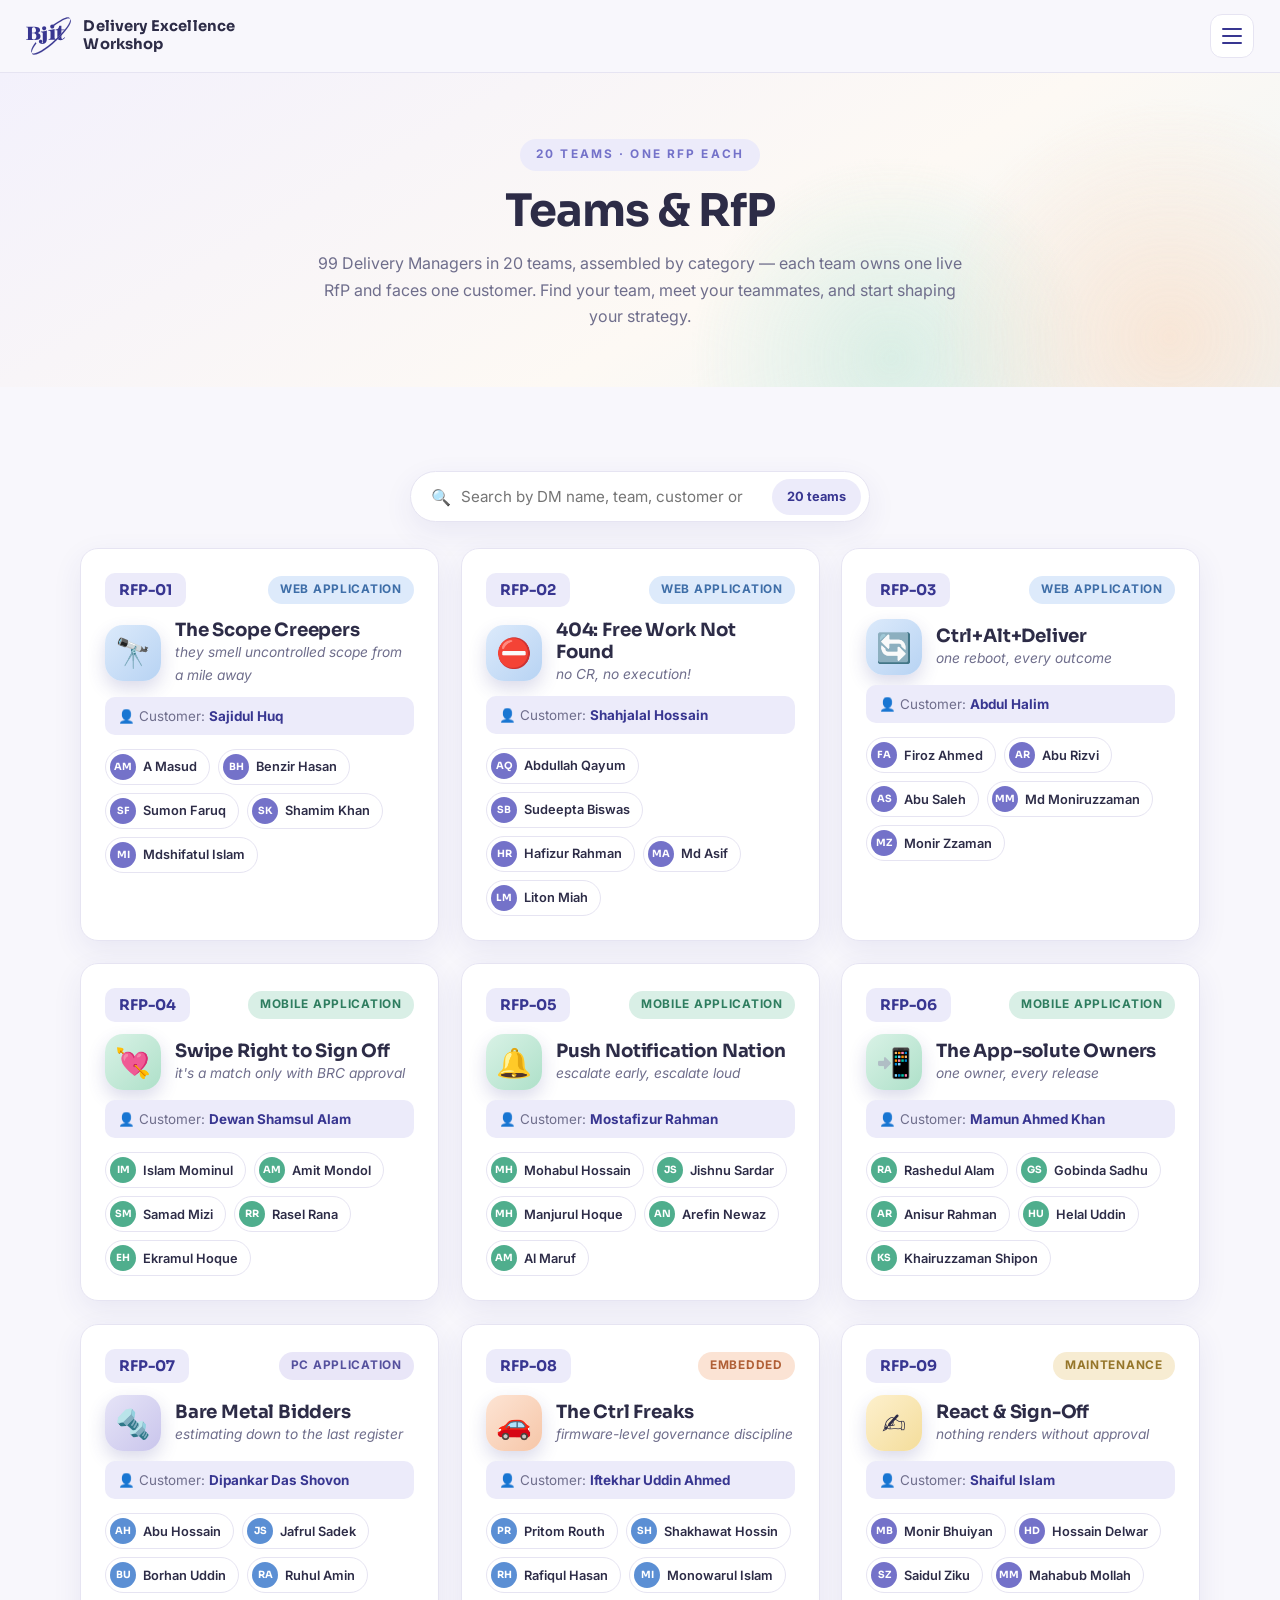
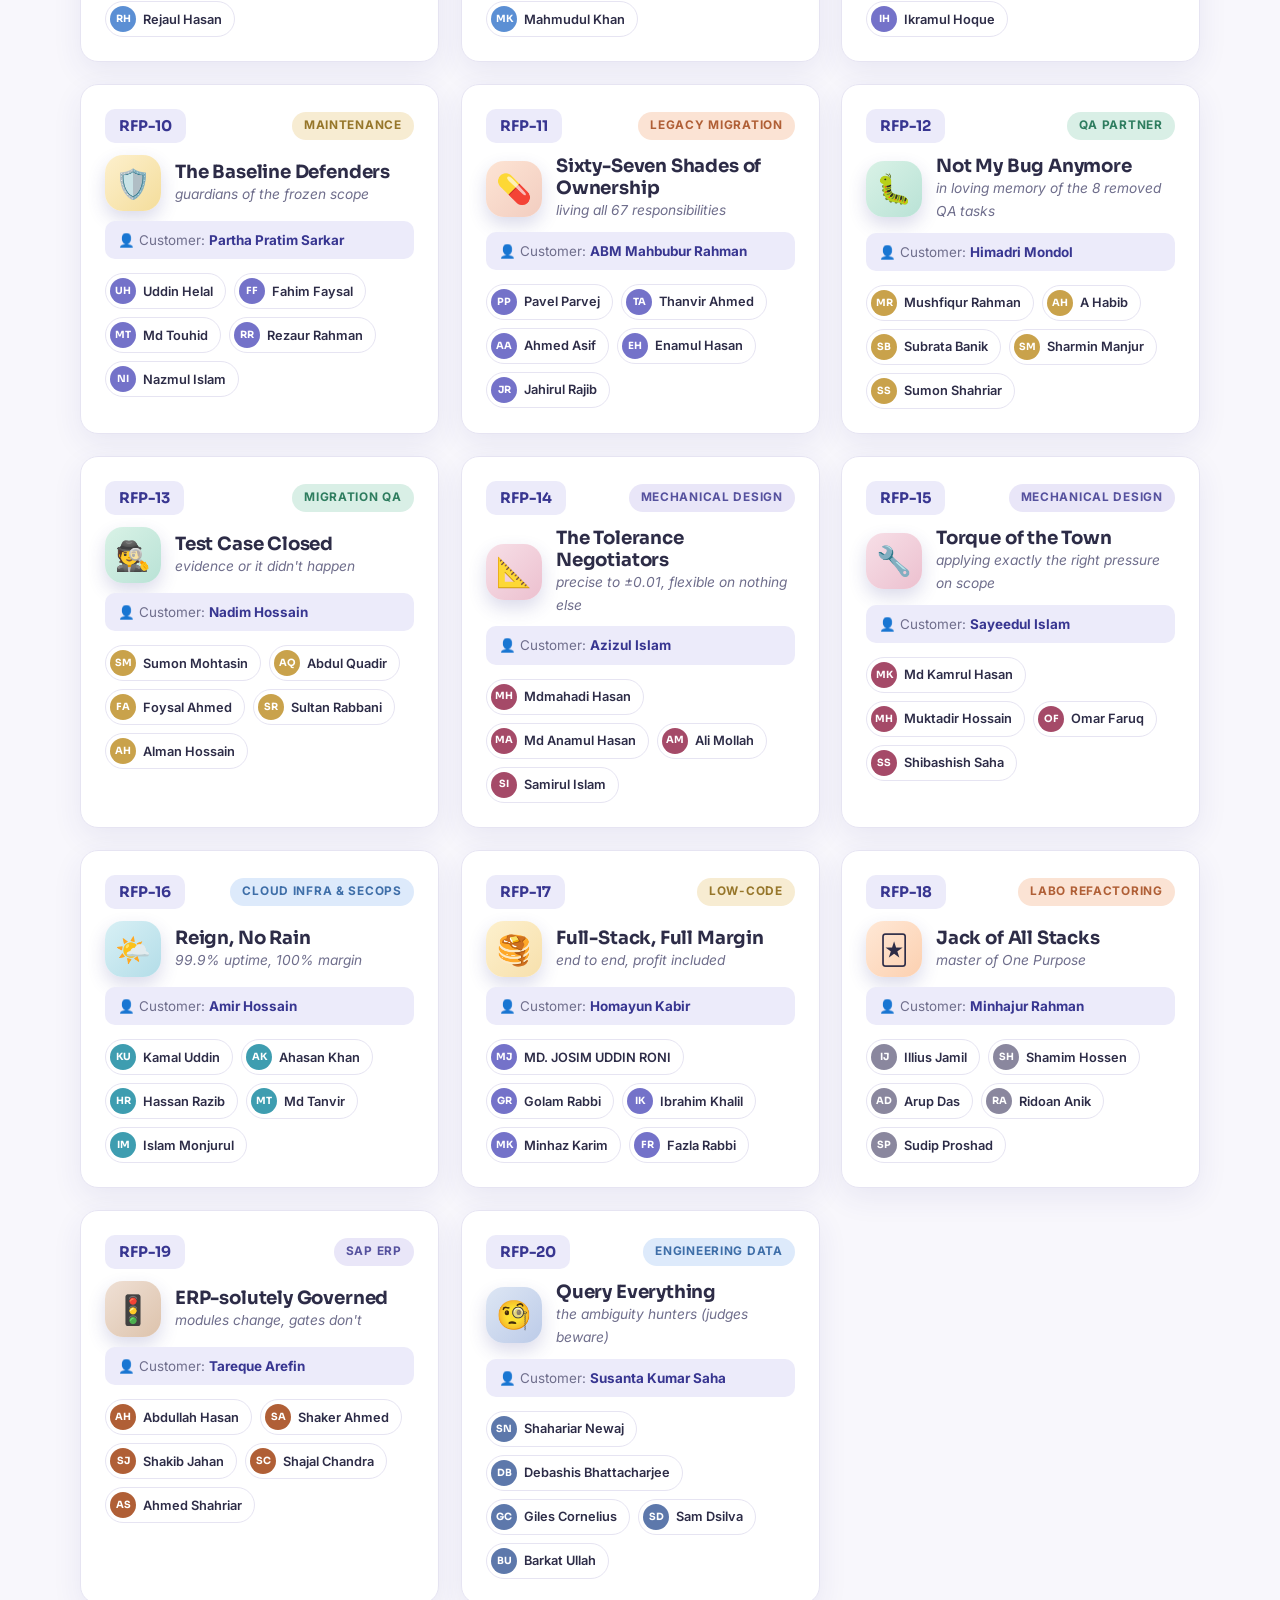
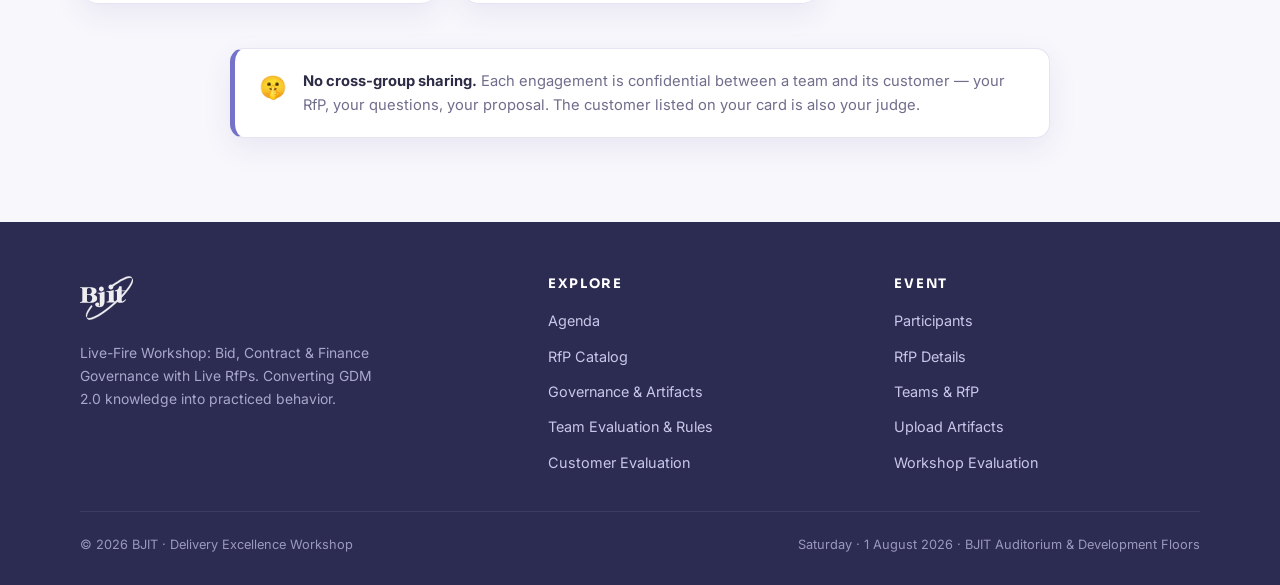
<file: teams.html>
<!DOCTYPE html>
<html lang="en">
<head>
  <meta charset="UTF-8">
  <meta name="viewport" content="width=device-width, initial-scale=1.0">
  <title>Teams &amp; RfP · Delivery Excellence Workshop · BJIT</title>
  <meta name="description" content="The 20 teams of the BJIT Delivery Excellence Workshop — members, slogans, RfP and customer for every group.">
  <link rel="icon" type="image/svg+xml" href="assets/bjit-logo.svg">
  <link rel="preconnect" href="https://fonts.googleapis.com">
  <link rel="preconnect" href="https://fonts.gstatic.com" crossorigin>
  <link href="https://fonts.googleapis.com/css2?family=Inter:wght@400;500;600;700&family=Sora:wght@400;600;700&display=swap" rel="stylesheet">
  <link rel="stylesheet" href="css/style.css?v=27">
</head>
<body data-page="teams.html">

  <section class="page-hero">
    <div class="blob blob-3"></div>
    <div class="blob blob-2"></div>
    <div class="container" style="position:relative;z-index:2">
      <span class="eyebrow">20 Teams · One RfP Each</span>
      <h1>Teams &amp; RfP</h1>
      <p>99 Delivery Managers in 20 teams, assembled by category — each team owns one live RfP and faces one customer. Find your team, meet your teammates, and start shaping your strategy.</p>
    </div>
  </section>

  <section class="section">
    <div class="container">
      <div class="search-box reveal">
        <span>🔍</span>
        <input type="search" id="team-search" placeholder="Search by DM name, team, customer or RfP…" aria-label="Search teams by DM name, team name, customer or RfP number">
        <span class="count-pill" id="team-count"></span>
      </div>
      <div class="team-grid" id="team-grid"></div>
      <div style="margin-top:44px" class="reveal">
        <div class="callout">
          <span class="c-icon">🤫</span>
          <p><b>No cross-group sharing.</b> Each engagement is confidential between a team and its customer — your RfP, your questions, your proposal. The customer listed on your card is also your judge.</p>
        </div>
      </div>
    </div>
  </section>

  <script src="js/data.js?v=27"></script>
  <script src="js/main.js?v=27"></script>
</body>
</html>
</file>
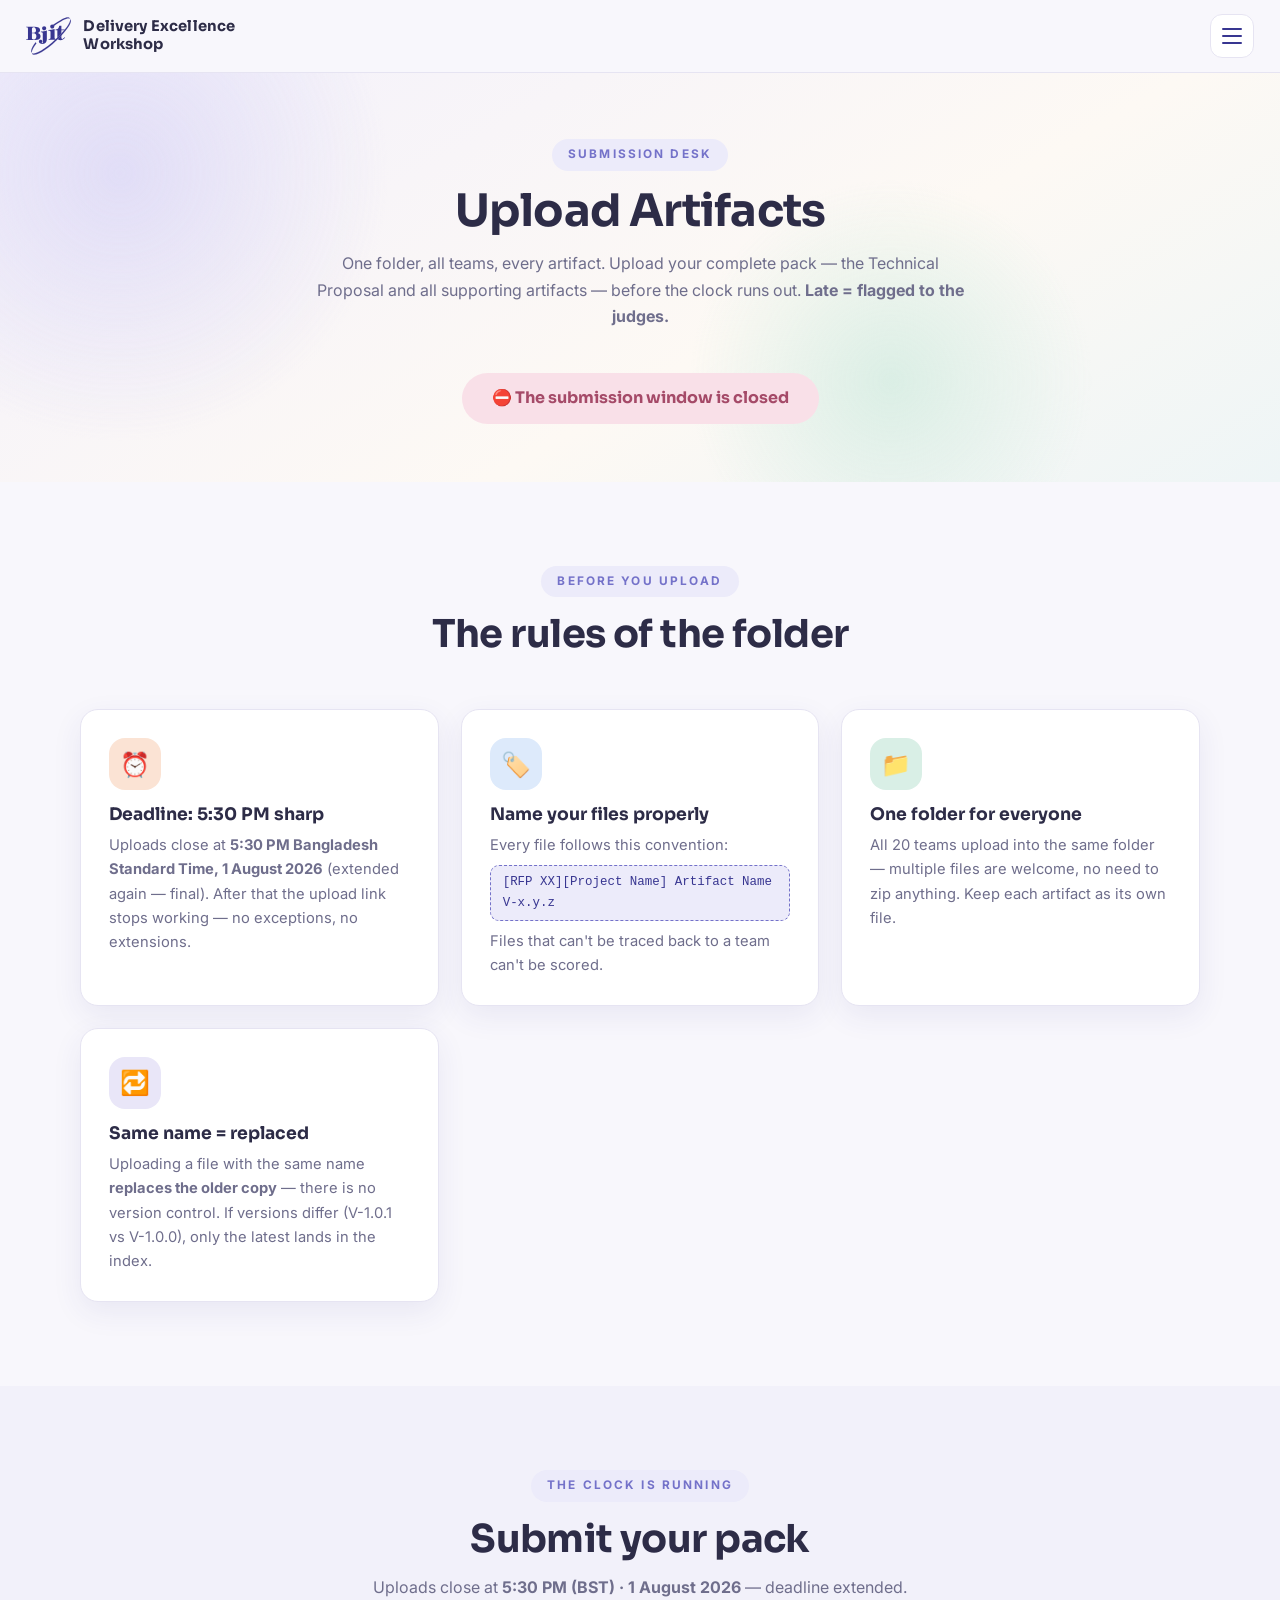
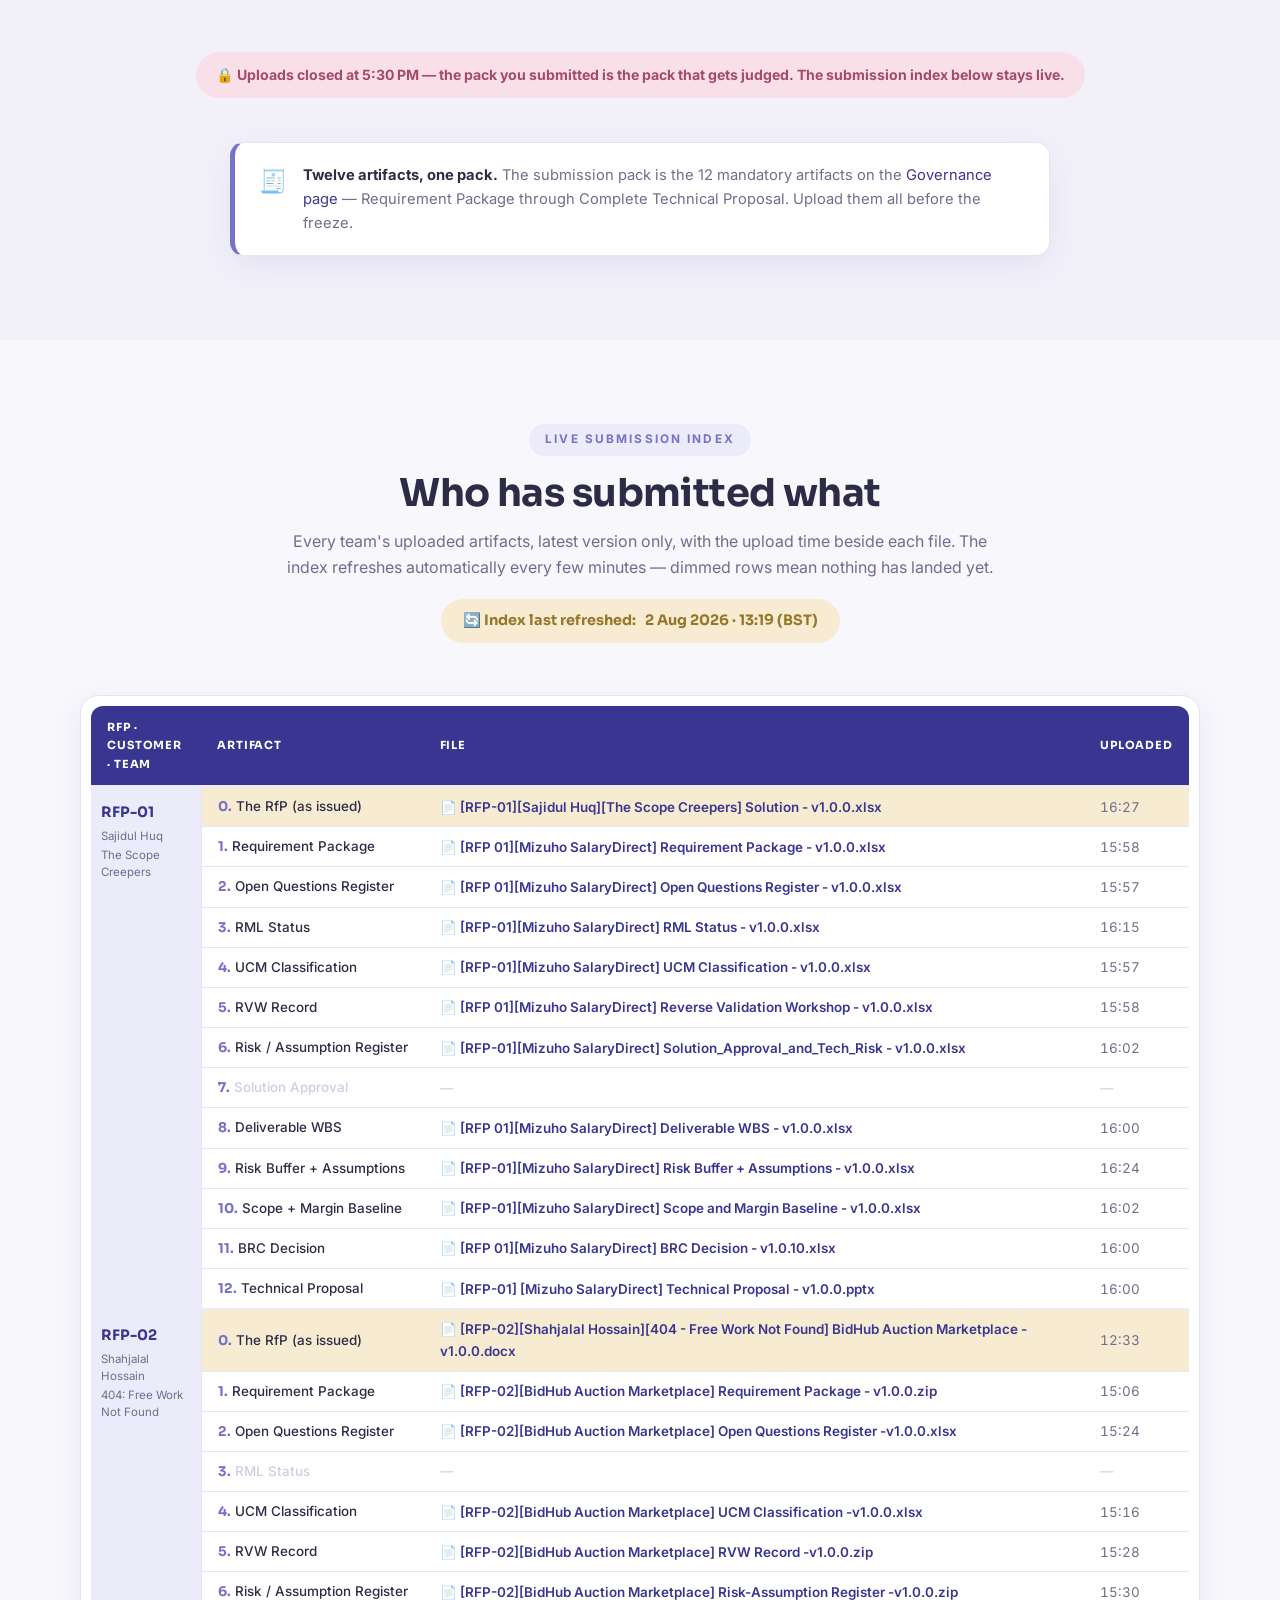
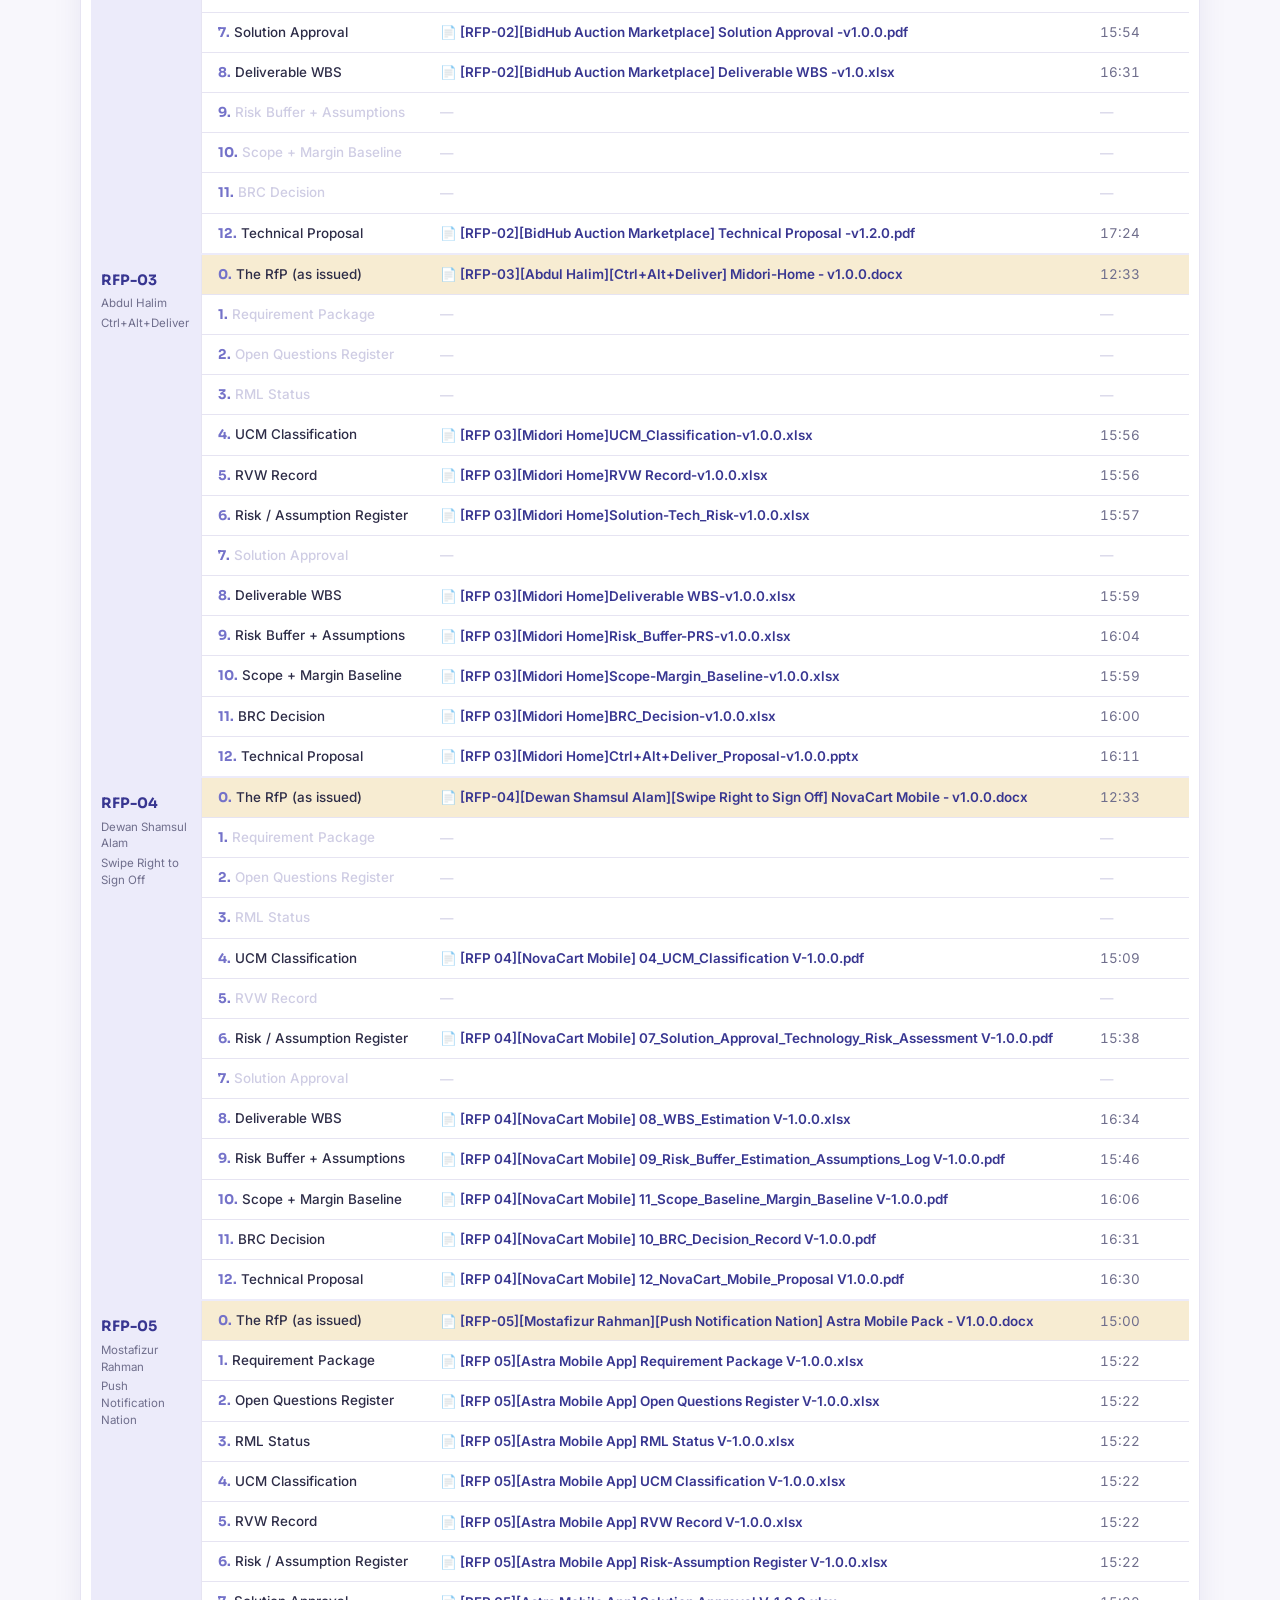
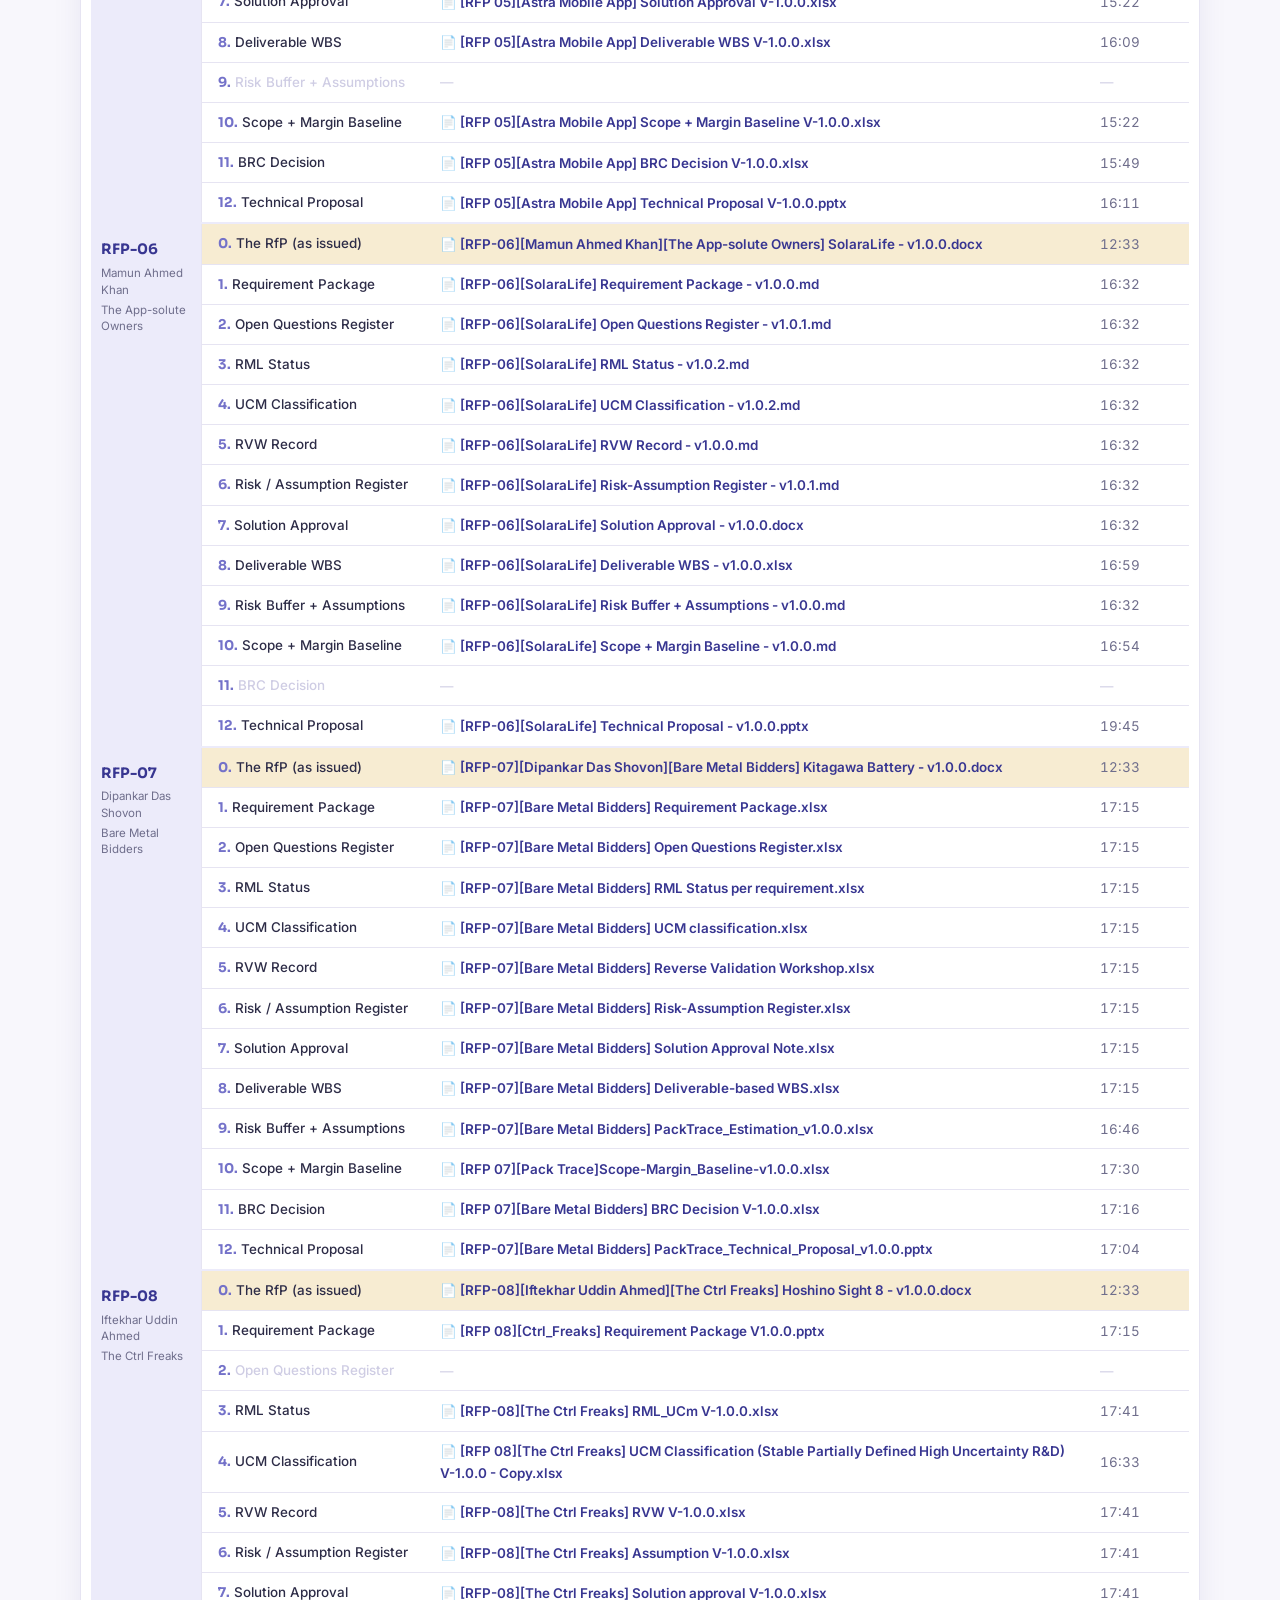
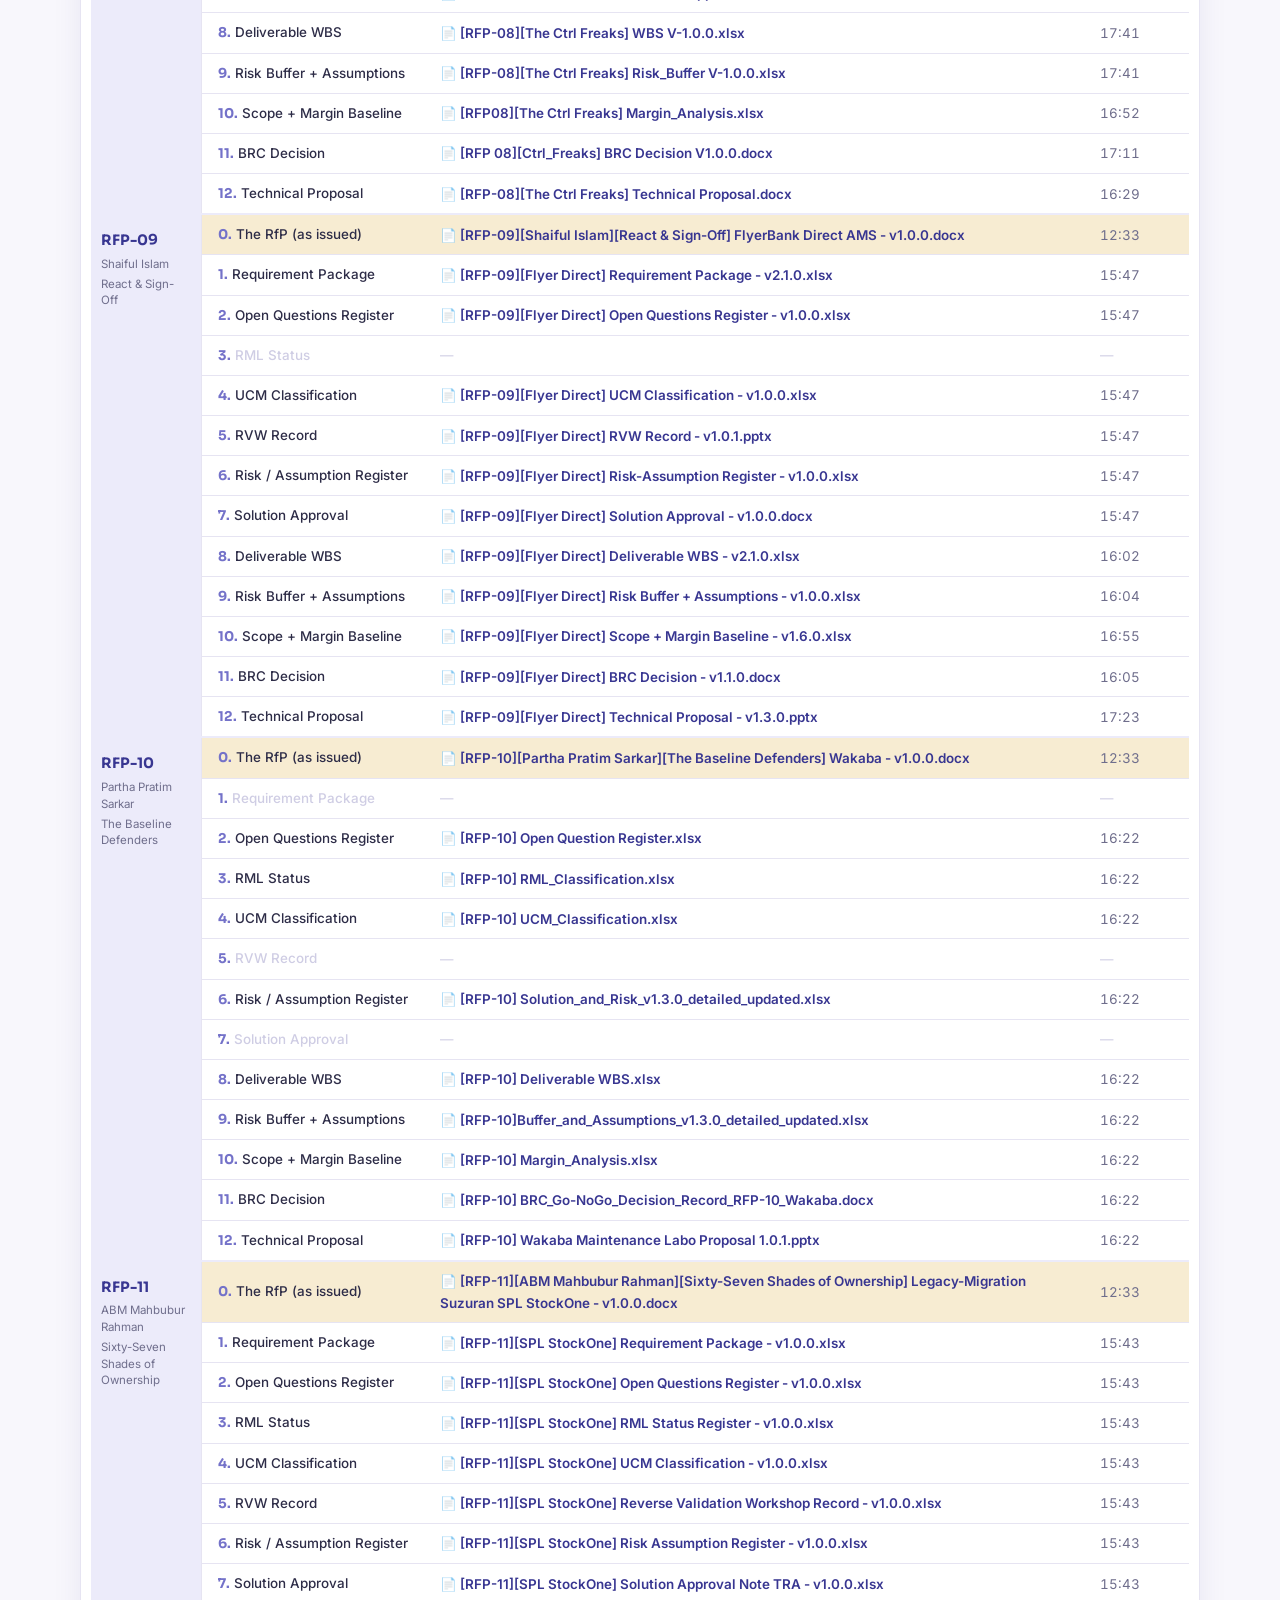
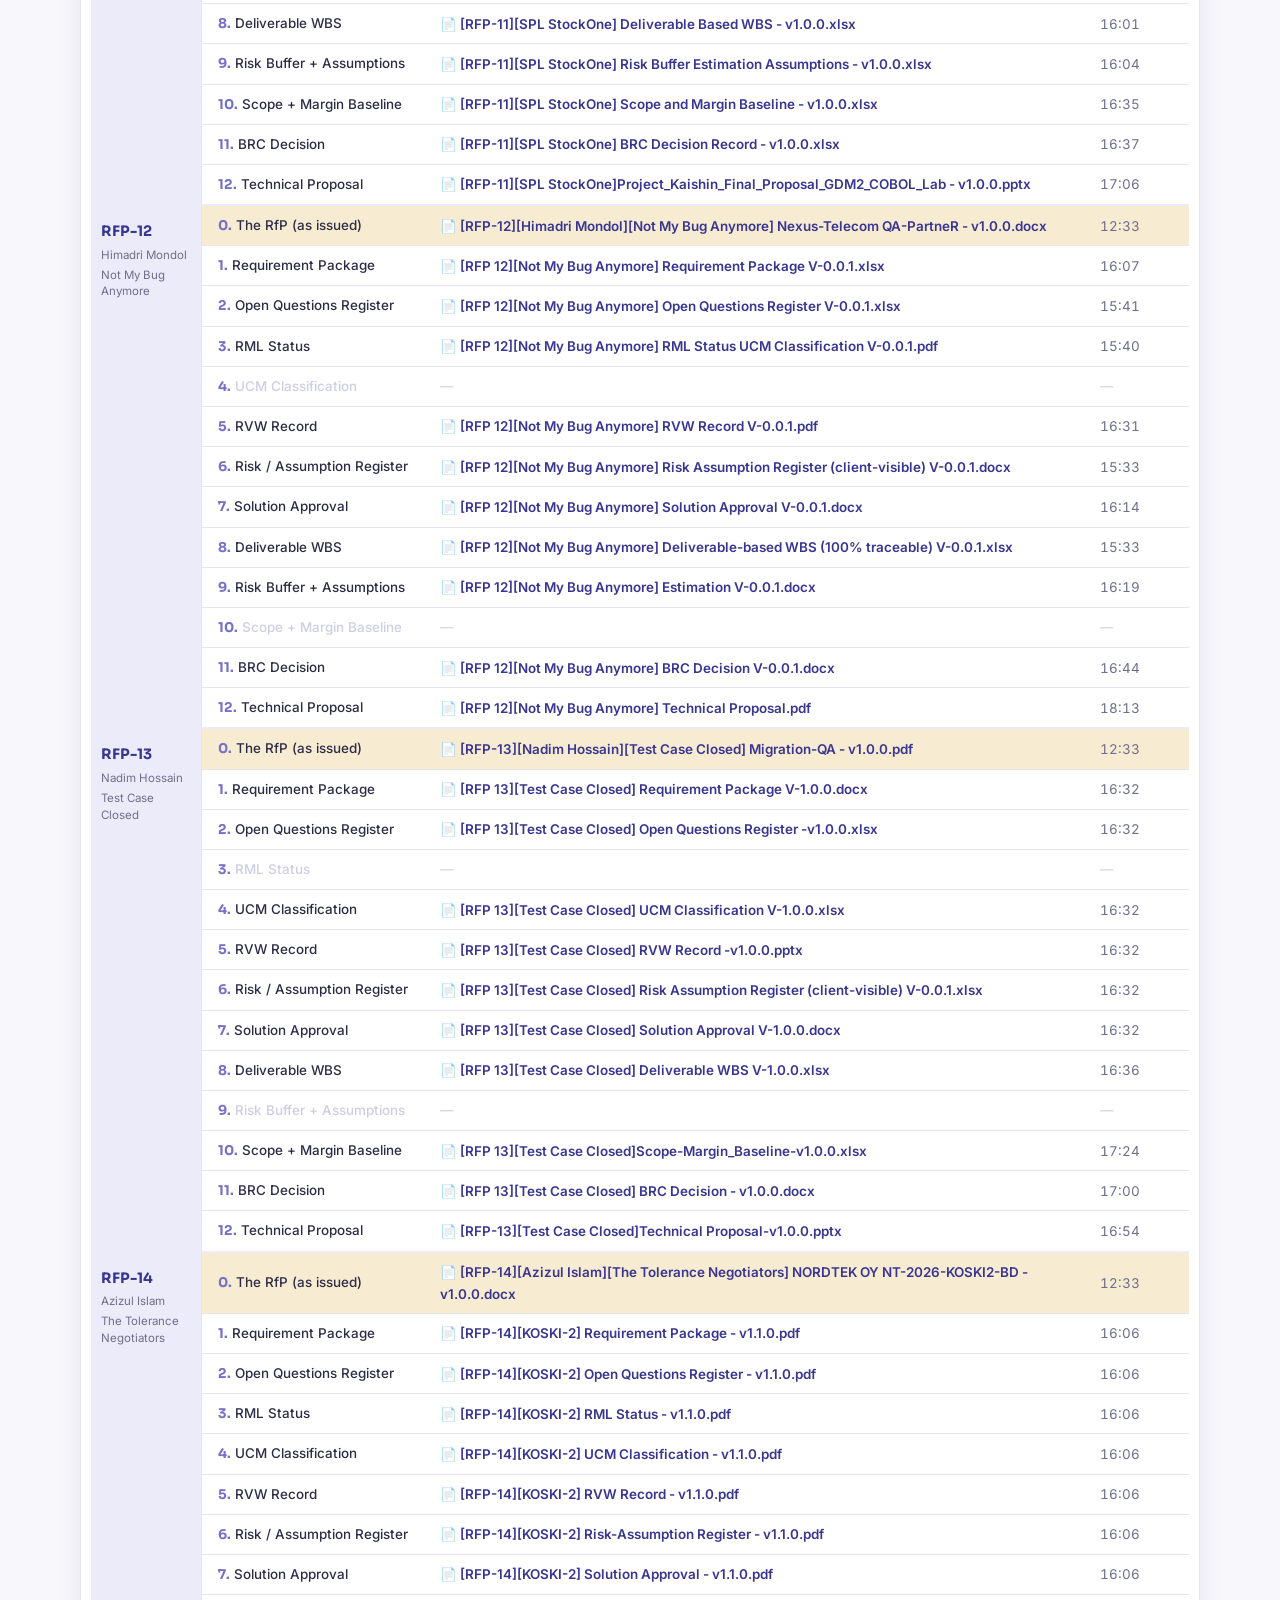
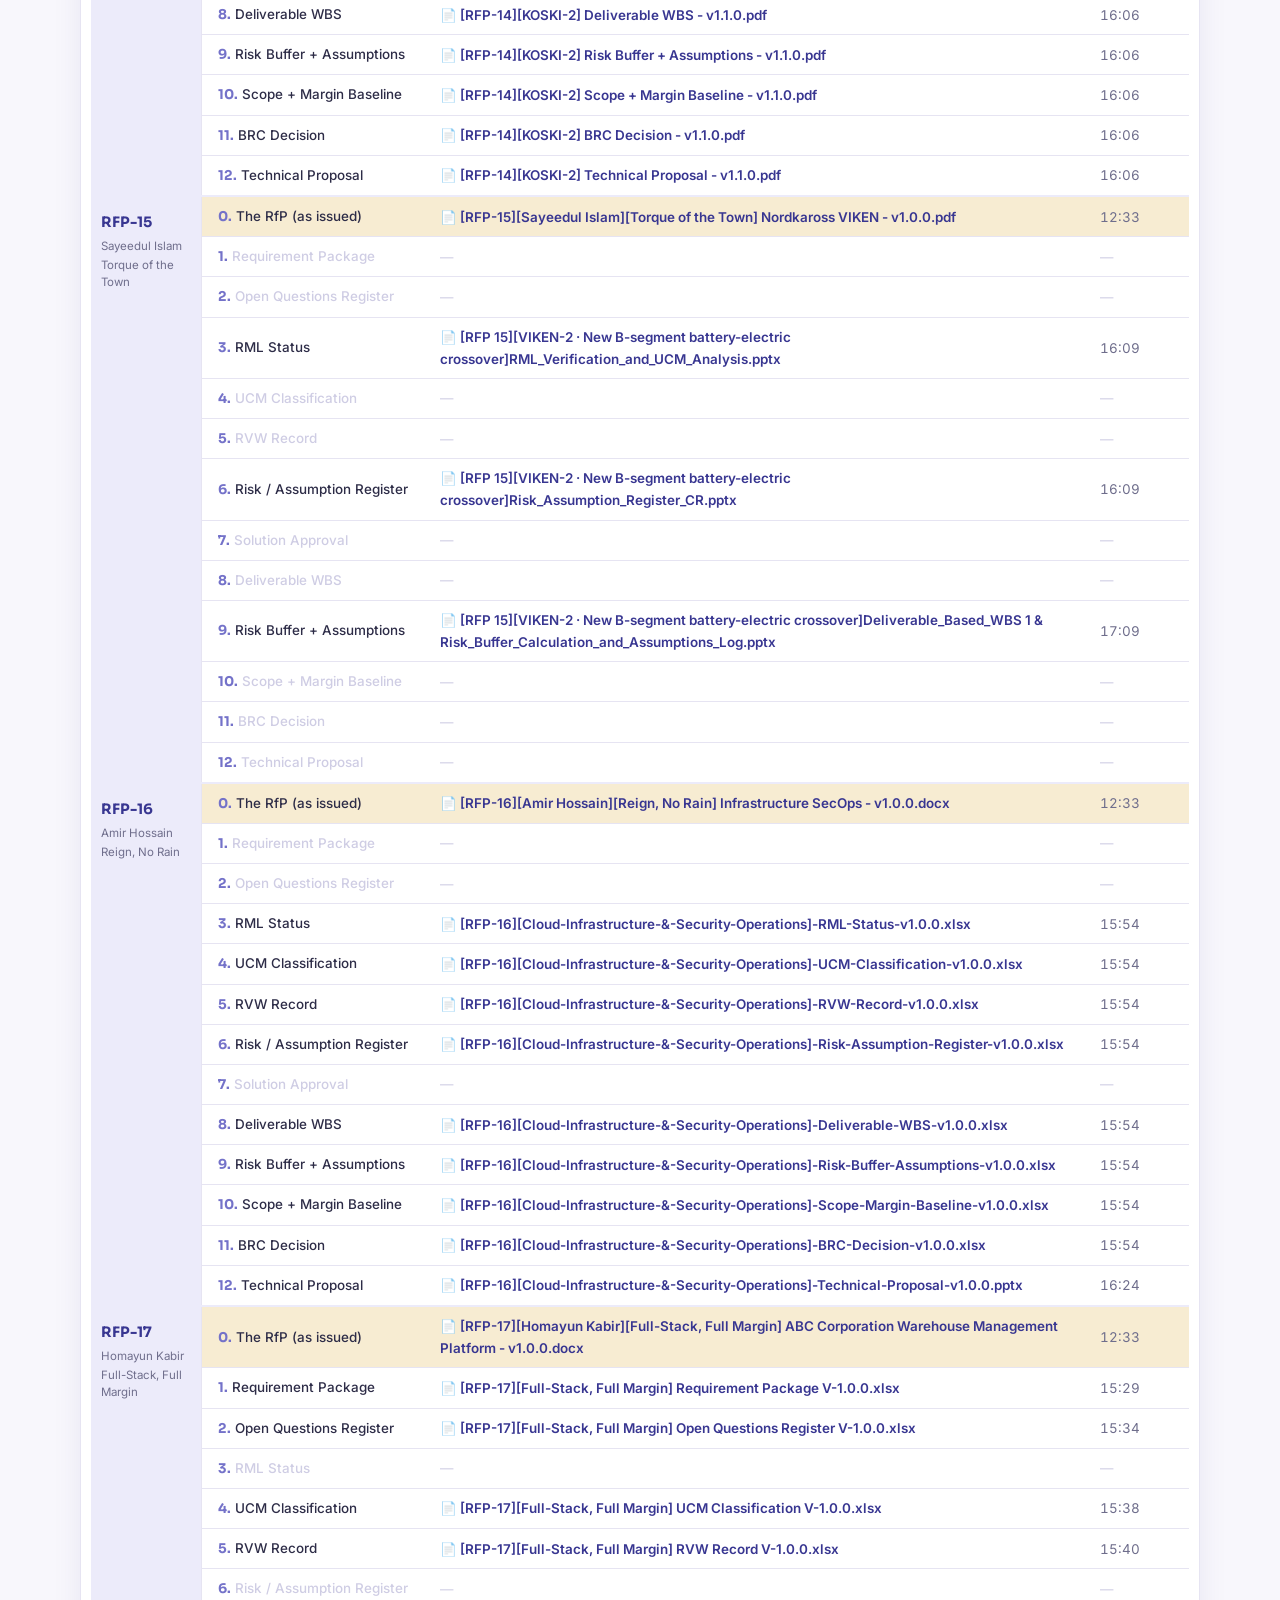
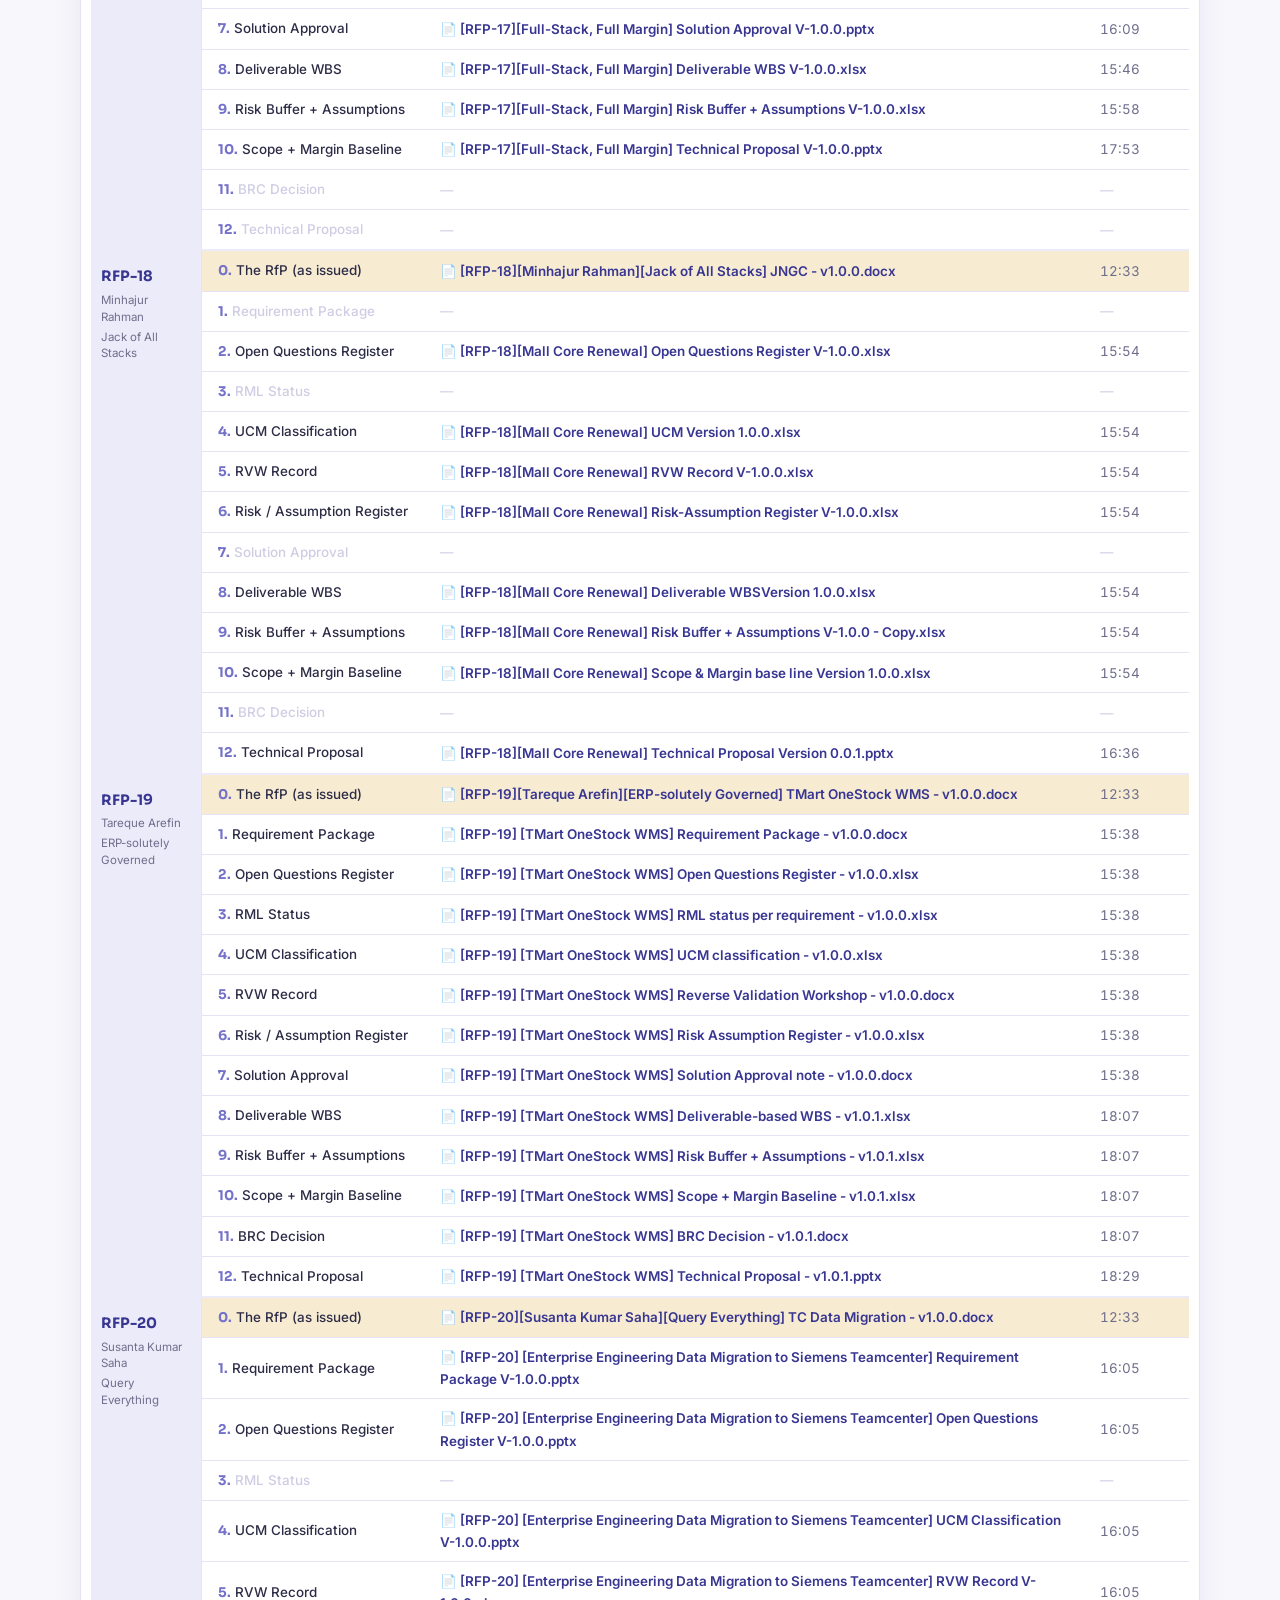
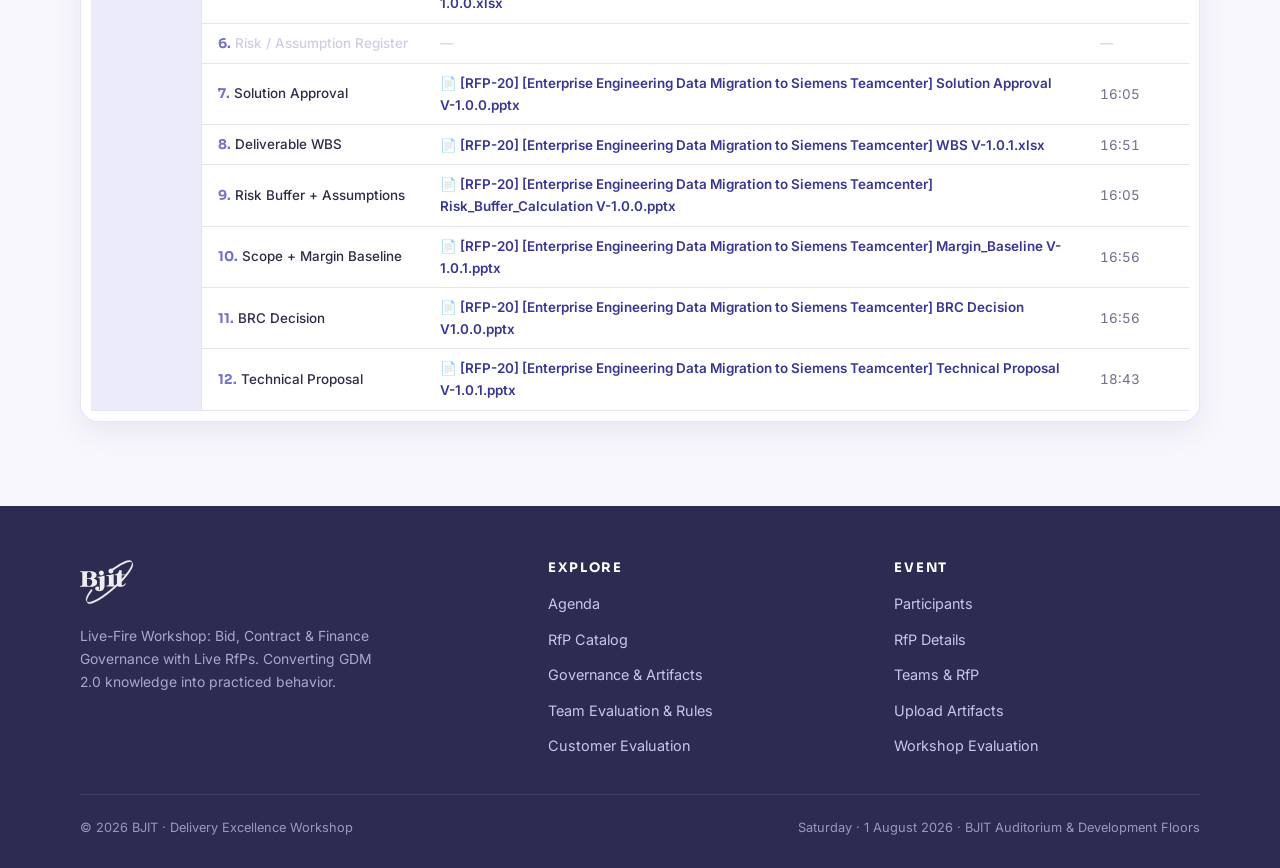
<file: upload-artifacts.html>
<!DOCTYPE html>
<html lang="en">
<head>
  <meta charset="UTF-8">
  <meta name="viewport" content="width=device-width, initial-scale=1.0">
  <title>Upload Artifacts · Delivery Excellence Workshop · BJIT</title>
  <meta name="description" content="Submission desk for the BJIT Delivery Excellence Workshop — upload your 12 artifacts before 2:00 PM, and track every team's submissions in the live index.">
  <link rel="icon" type="image/svg+xml" href="assets/bjit-logo.svg">
  <link rel="preconnect" href="https://fonts.googleapis.com">
  <link rel="preconnect" href="https://fonts.gstatic.com" crossorigin>
  <link href="https://fonts.googleapis.com/css2?family=Inter:wght@400;500;600;700&family=Sora:wght@400;600;700&display=swap" rel="stylesheet">
  <link rel="stylesheet" href="css/style.css?v=27">
</head>
<body data-page="upload-artifacts.html">

  <section class="page-hero">
    <div class="blob blob-1"></div>
    <div class="blob blob-3"></div>
    <div class="container" style="position:relative;z-index:2">
      <span class="eyebrow">Submission Desk</span>
      <h1>Upload Artifacts</h1>
      <p>One folder, all teams, every artifact. Upload your complete pack — the Technical Proposal and all supporting artifacts — before the clock runs out. <b>Late = flagged to the judges.</b></p>
      <div class="countdown" id="upload-countdown" aria-label="Countdown to the upload deadline"></div>
    </div>
  </section>

  <section class="section">
    <div class="container">
      <div class="section-head reveal">
        <span class="eyebrow">Before You Upload</span>
        <h2>The rules of the folder</h2>
      </div>
      <div class="card-grid">
        <div class="card reveal reveal-d1">
          <div class="icon-bubble bubble-peach">⏰</div>
          <h3>Deadline: 5:30 PM sharp</h3>
          <p>Uploads close at <b>5:30 PM Bangladesh Standard Time, 1 August 2026</b> (extended again — final). After that the upload link stops working — no exceptions, no extensions.</p>
        </div>
        <div class="card reveal reveal-d2">
          <div class="icon-bubble bubble-sky">🏷️</div>
          <h3>Name your files properly</h3>
          <p>Every file follows this convention:<br><code class="name-convention">[RFP XX][Project Name] Artifact Name V-x.y.z</code><br>Files that can't be traced back to a team can't be scored.</p>
        </div>
        <div class="card reveal reveal-d3">
          <div class="icon-bubble bubble-mint">📁</div>
          <h3>One folder for everyone</h3>
          <p>All 20 teams upload into the same folder — multiple files are welcome, no need to zip anything. Keep each artifact as its own file.</p>
        </div>
        <div class="card reveal reveal-d4">
          <div class="icon-bubble bubble-lav">🔁</div>
          <h3>Same name = replaced</h3>
          <p>Uploading a file with the same name <b>replaces the older copy</b> — there is no version control. If versions differ (V-1.0.1 vs V-1.0.0), only the latest lands in the index.</p>
        </div>
      </div>
    </div>
  </section>

  <section class="section alt">
    <div class="container">
      <div class="section-head reveal">
        <span class="eyebrow">The Clock Is Running</span>
        <h2>Submit your pack</h2>
        <p id="upload-deadline-note">Uploads close at <b>5:30 PM (BST) · 1 August 2026</b> — deadline extended.</p>
      </div>
      <div class="vote-cta reveal" id="upload-cta"></div>
      <div style="margin-top:44px" class="reveal">
        <div class="callout">
          <span class="c-icon">🧾</span>
          <p><b>Twelve artifacts, one pack.</b> The submission pack is the 12 mandatory artifacts on the <a href="governance.html">Governance page</a> — Requirement Package through Complete Technical Proposal. Upload them all before the freeze.</p>
        </div>
      </div>
    </div>
  </section>

  <section class="section">
    <div class="container">
      <div class="section-head reveal">
        <span class="eyebrow">Live Submission Index</span>
        <h2>Who has submitted what</h2>
        <p>Every team's uploaded artifacts, latest version only, with the upload time beside each file. The index refreshes automatically every few minutes — dimmed rows mean nothing has landed yet.</p>
        <span class="opens-chip" id="index-built" hidden>🔄 Index last refreshed: <b>&nbsp;</b></span>
      </div>
      <div class="upload-matrix-wrap">
        <table class="upload-matrix" id="upload-matrix"></table>
      </div>
    </div>
  </section>

  <script src="js/data.js?v=27"></script>
  <script src="js/uploads-index.js?v=27"></script>
  <script src="js/main.js?v=27"></script>
</body>
</html>
</file>
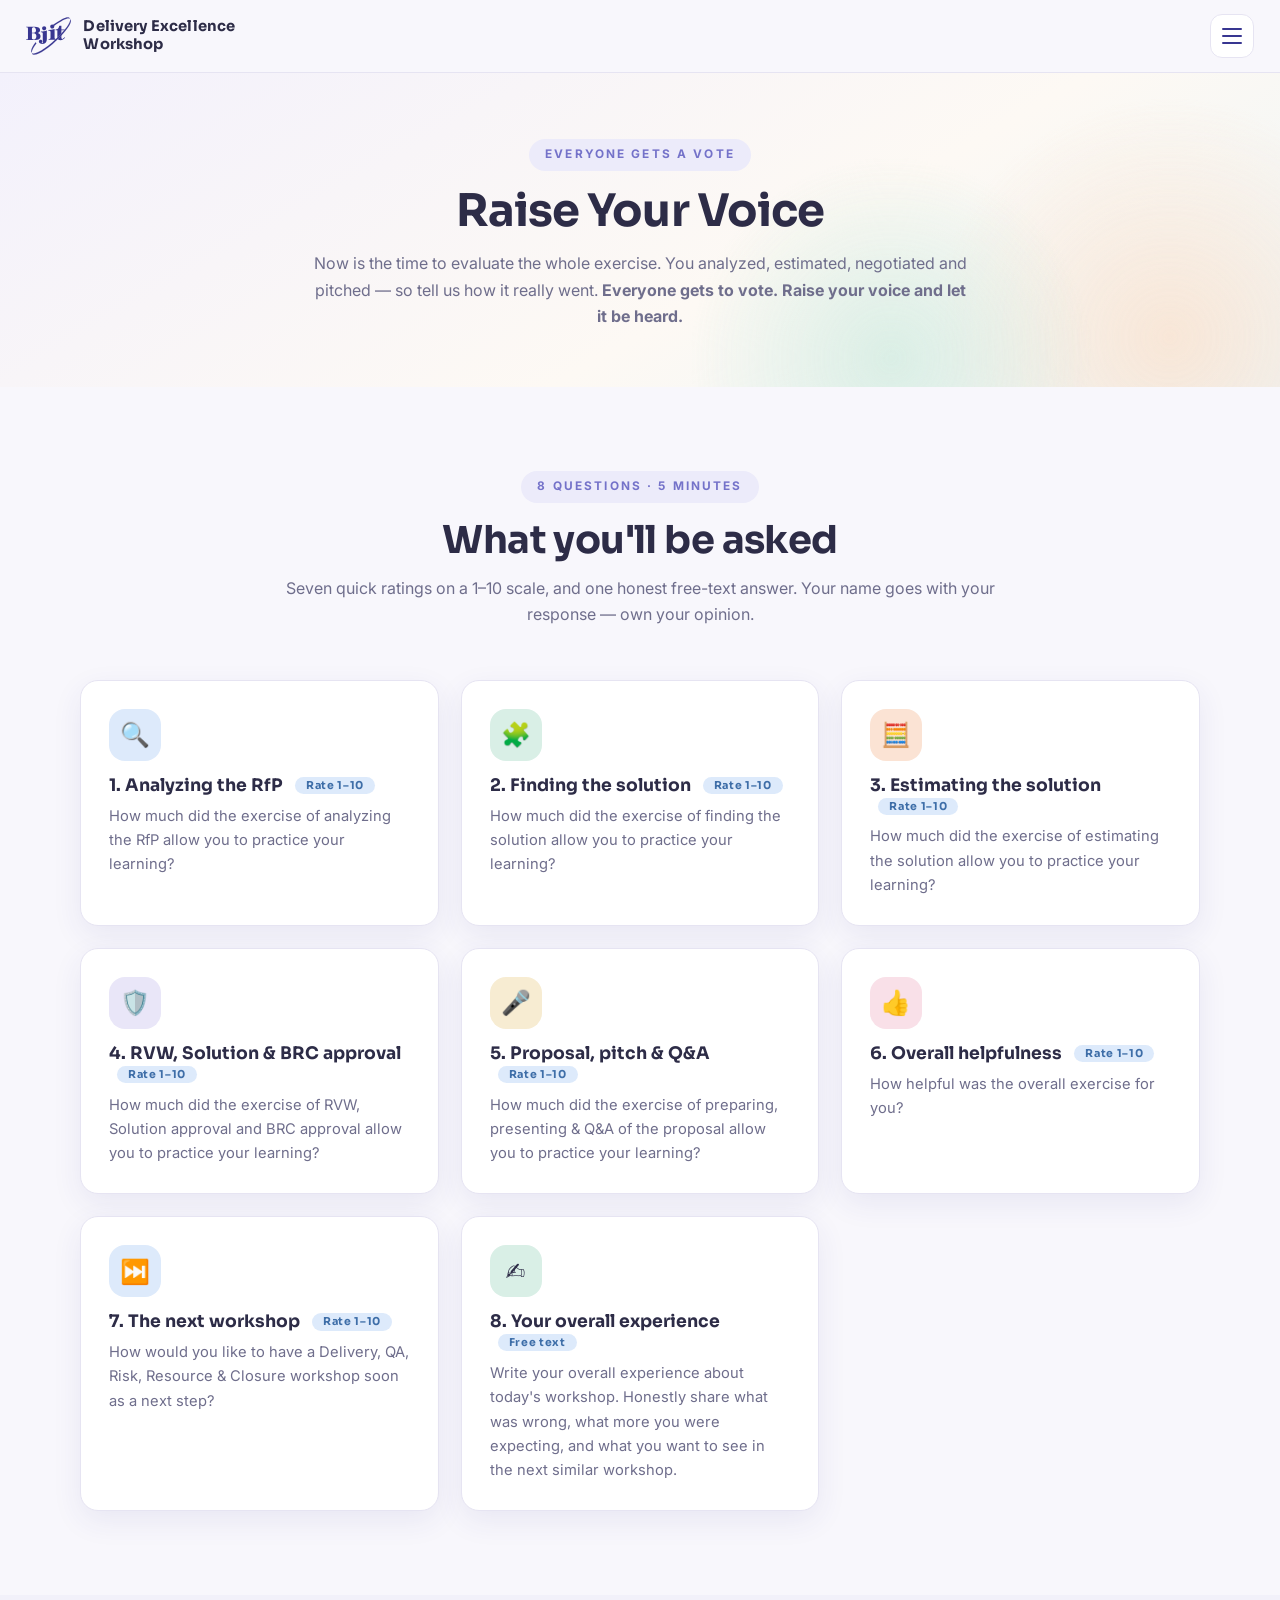
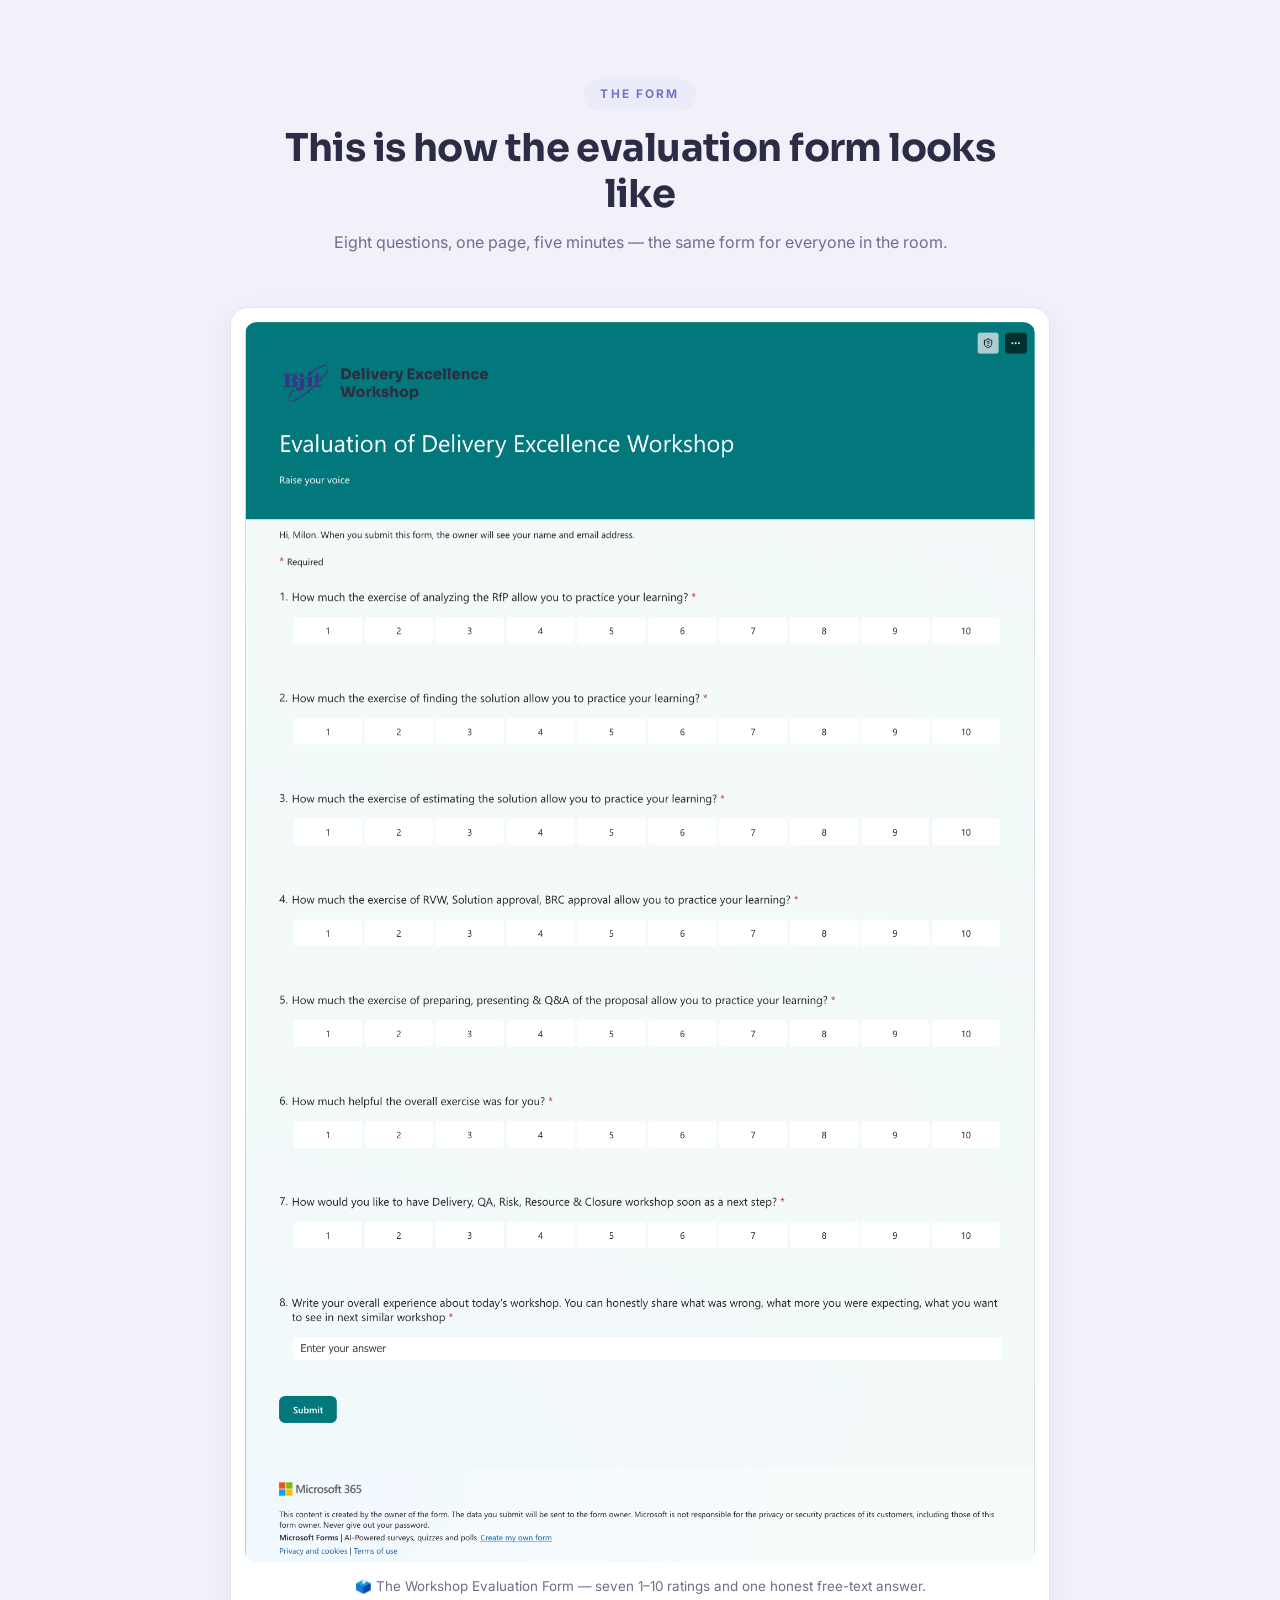
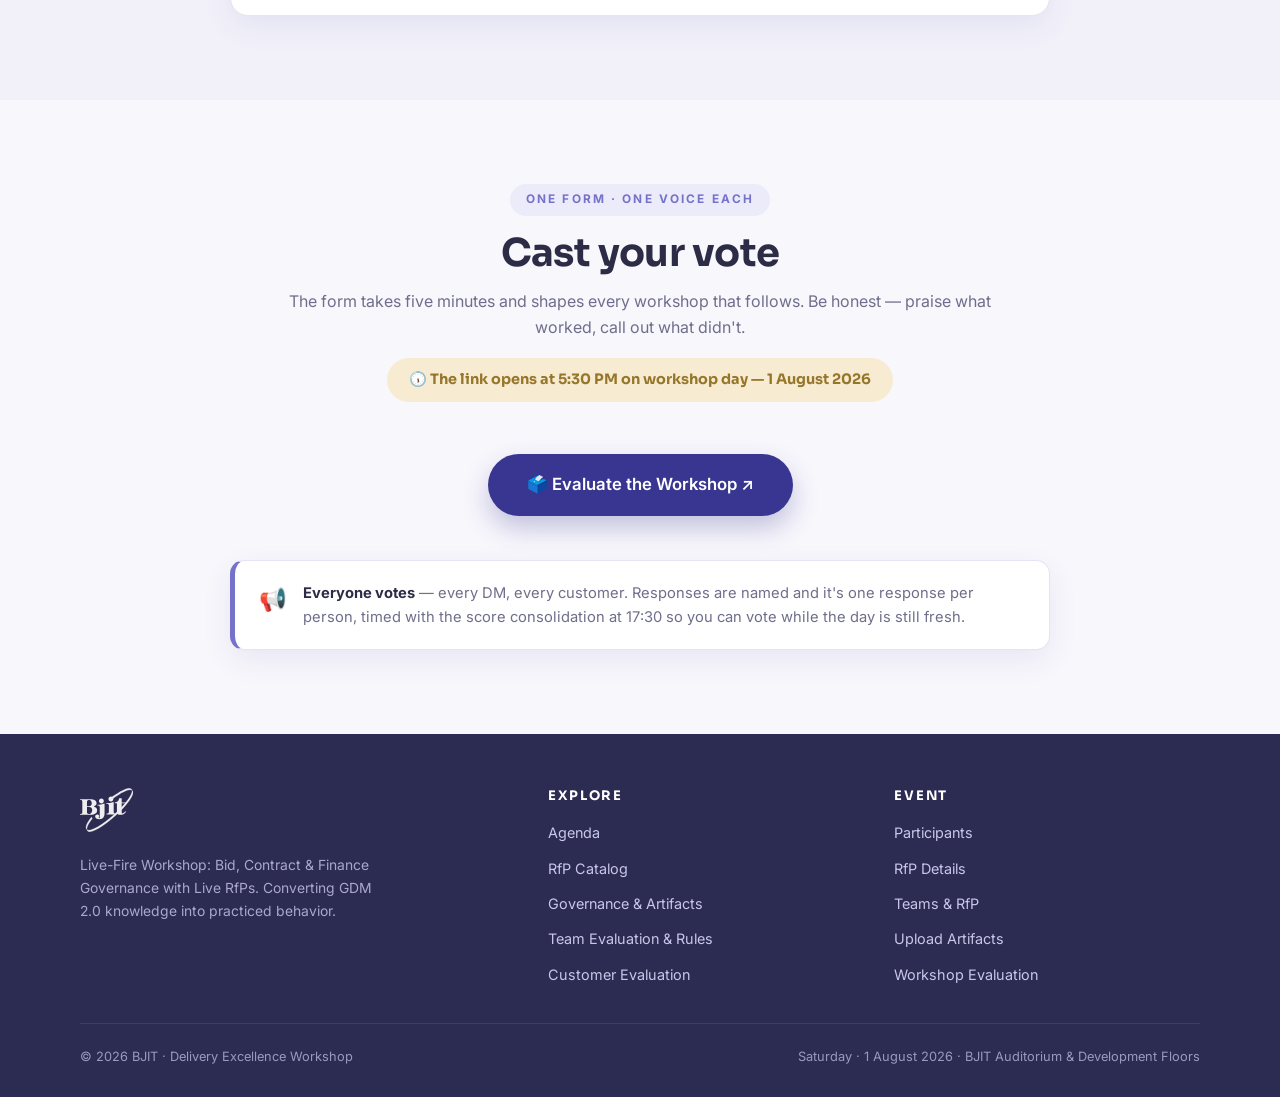
<file: workshop-evaluation.html>
<!DOCTYPE html>
<html lang="en">
<head>
  <meta charset="UTF-8">
  <meta name="viewport" content="width=device-width, initial-scale=1.0">
  <title>Workshop Evaluation · Delivery Excellence Workshop · BJIT</title>
  <meta name="description" content="Evaluate the whole exercise — everyone gets to vote. The Workshop Evaluation form opens at 5:30 PM on workshop day.">
  <link rel="icon" type="image/svg+xml" href="assets/bjit-logo.svg">
  <link rel="preconnect" href="https://fonts.googleapis.com">
  <link rel="preconnect" href="https://fonts.gstatic.com" crossorigin>
  <link href="https://fonts.googleapis.com/css2?family=Inter:wght@400;500;600;700&family=Sora:wght@400;600;700&display=swap" rel="stylesheet">
  <link rel="stylesheet" href="css/style.css?v=27">
</head>
<body data-page="workshop-evaluation.html">

  <section class="page-hero">
    <div class="blob blob-2"></div>
    <div class="blob blob-3"></div>
    <div class="container" style="position:relative;z-index:2">
      <span class="eyebrow">Everyone Gets a Vote</span>
      <h1>Raise Your Voice</h1>
      <p>Now is the time to evaluate the whole exercise. You analyzed, estimated, negotiated and pitched — so tell us how it really went. <b>Everyone gets to vote. Raise your voice and let it be heard.</b></p>
    </div>
  </section>

  <section class="section">
    <div class="container">
      <div class="section-head reveal">
        <span class="eyebrow">8 Questions · 5 Minutes</span>
        <h2>What you'll be asked</h2>
        <p>Seven quick ratings on a 1–10 scale, and one honest free-text answer. Your name goes with your response — own your opinion.</p>
      </div>
      <div class="card-grid">
        <div class="card reveal reveal-d1">
          <div class="icon-bubble bubble-sky">🔍</div>
          <h3>1. Analyzing the RfP <span class="scale-badge">Rate 1–10</span></h3>
          <p>How much did the exercise of analyzing the RfP allow you to practice your learning?</p>
        </div>
        <div class="card reveal reveal-d2">
          <div class="icon-bubble bubble-mint">🧩</div>
          <h3>2. Finding the solution <span class="scale-badge">Rate 1–10</span></h3>
          <p>How much did the exercise of finding the solution allow you to practice your learning?</p>
        </div>
        <div class="card reveal reveal-d3">
          <div class="icon-bubble bubble-peach">🧮</div>
          <h3>3. Estimating the solution <span class="scale-badge">Rate 1–10</span></h3>
          <p>How much did the exercise of estimating the solution allow you to practice your learning?</p>
        </div>
        <div class="card reveal reveal-d1">
          <div class="icon-bubble bubble-lav">🛡️</div>
          <h3>4. RVW, Solution &amp; BRC approval <span class="scale-badge">Rate 1–10</span></h3>
          <p>How much did the exercise of RVW, Solution approval and BRC approval allow you to practice your learning?</p>
        </div>
        <div class="card reveal reveal-d2">
          <div class="icon-bubble bubble-gold">🎤</div>
          <h3>5. Proposal, pitch &amp; Q&amp;A <span class="scale-badge">Rate 1–10</span></h3>
          <p>How much did the exercise of preparing, presenting &amp; Q&amp;A of the proposal allow you to practice your learning?</p>
        </div>
        <div class="card reveal reveal-d3">
          <div class="icon-bubble bubble-rose">👍</div>
          <h3>6. Overall helpfulness <span class="scale-badge">Rate 1–10</span></h3>
          <p>How helpful was the overall exercise for you?</p>
        </div>
        <div class="card reveal reveal-d1">
          <div class="icon-bubble bubble-sky">⏭️</div>
          <h3>7. The next workshop <span class="scale-badge">Rate 1–10</span></h3>
          <p>How would you like to have a Delivery, QA, Risk, Resource &amp; Closure workshop soon as a next step?</p>
        </div>
        <div class="card reveal reveal-d2">
          <div class="icon-bubble bubble-mint">✍️</div>
          <h3>8. Your overall experience <span class="scale-badge">Free text</span></h3>
          <p>Write your overall experience about today's workshop. Honestly share what was wrong, what more you were expecting, and what you want to see in the next similar workshop.</p>
        </div>
      </div>
    </div>
  </section>

  <section class="section alt">
    <div class="container">
      <div class="section-head reveal">
        <span class="eyebrow">The Form</span>
        <h2>This is how the evaluation form looks like</h2>
        <p>Eight questions, one page, five minutes — the same form for everyone in the room.</p>
      </div>
      <figure class="img-frame reveal reveal-d1" style="max-width:820px;margin:0 auto">
        <img src="assets/workshop-evaluation-form.png" alt="The Evaluation of Delivery Excellence Workshop form on Microsoft Forms, showing seven 1-to-10 rating questions and one free-text question" loading="lazy">
        <figcaption>🗳️ The Workshop Evaluation Form — seven 1–10 ratings and one honest free-text answer.</figcaption>
      </figure>
    </div>
  </section>

  <section class="section">
    <div class="container">
      <div class="section-head reveal">
        <span class="eyebrow">One Form · One Voice Each</span>
        <h2>Cast your vote</h2>
        <p>The form takes five minutes and shapes every workshop that follows. Be honest — praise what worked, call out what didn't.</p>
        <span class="opens-chip">🕠 The link opens at 5:30 PM on workshop day — 1 August 2026</span>
      </div>
      <div class="vote-cta reveal reveal-d1">
        <a class="btn btn-primary" href="https://forms.cloud.microsoft/Pages/ResponsePage.aspx?id=_SAtMH8AiUysxCra3WVQjqTVZS2StlZDs5TP-TDmrwRUQThXU0pFWkY4U1gzMkQxQkpURU9DVTM4Ri4u" target="_blank" rel="noopener">🗳️ Evaluate the Workshop ↗</a>
      </div>
      <div style="margin-top:44px" class="reveal">
        <div class="callout">
          <span class="c-icon">📢</span>
          <p><b>Everyone votes</b> — every DM, every customer. Responses are named and it's one response per person, timed with the score consolidation at 17:30 so you can vote while the day is still fresh.</p>
        </div>
      </div>
    </div>
  </section>

  <script src="js/data.js?v=27"></script>
  <script src="js/main.js?v=27"></script>
</body>
</html>
</file>
<file: css/style.css>
/* ============================================================
   Delivery Excellence Workshop — stylesheet
   Soft pastel palette anchored on BJIT indigo (#383691)
   ============================================================ */

:root {
  --bg: #f8f7fc;
  --bg-alt: #f2f1fa;
  --surface: #ffffff;
  --ink: #2d2c47;
  --muted: #6f6e8c;
  --line: #e6e4f2;

  --primary: #383691;
  --primary-soft: #7472c9;
  --primary-tint: #ecebfa;

  --lav: #e9e6f8;   --lav-ink: #55519e;
  --sky: #ddeafb;   --sky-ink: #3e6ea8;
  --mint: #d9efe6;  --mint-ink: #2e7d5f;
  --peach: #fbe3d4; --peach-ink: #b05f36;
  --gold: #f7ecd2;  --gold-ink: #96762a;
  --rose: #f9e0e8;  --rose-ink: #a54a68;

  --radius: 18px;
  --shadow: 0 10px 30px rgba(56, 54, 145, 0.08);
  --shadow-lift: 0 18px 44px rgba(56, 54, 145, 0.16);
  --font-display: "Sora", "Inter", system-ui, sans-serif;
  --font-body: "Inter", system-ui, -apple-system, sans-serif;
}

* { margin: 0; padding: 0; box-sizing: border-box; }

html { scroll-behavior: smooth; }

body {
  font-family: var(--font-body);
  background: var(--bg);
  color: var(--ink);
  line-height: 1.65;
  overflow-x: hidden;
}

h1, h2, h3, h4 { font-family: var(--font-display); line-height: 1.2; }

a { color: var(--primary); text-decoration: none; }
img { max-width: 100%; }

.container { width: min(1120px, 92%); margin: 0 auto; }

/* ---------------- Header / nav ---------------- */
.site-header {
  position: sticky; top: 0; z-index: 100;
  background: rgba(248, 247, 252, 0.82);
  backdrop-filter: blur(14px);
  -webkit-backdrop-filter: blur(14px);
  border-bottom: 1px solid transparent;
  transition: border-color .3s ease, box-shadow .3s ease;
}
.site-header.scrolled { border-bottom-color: var(--line); box-shadow: 0 6px 24px rgba(56,54,145,.06); }
.site-header .container { width: min(1400px, 96%); }

.nav-wrap { display: flex; align-items: center; justify-content: flex-start; padding: 14px 0; gap: 30px; flex-wrap: nowrap; }

.brand { display: flex; align-items: center; gap: 12px; flex: none; }
.brand img { height: 38px; width: auto; transition: transform .4s ease; }
.brand:hover img { transform: rotate(-6deg) scale(1.06); }
.brand-text { display: flex; flex-direction: column; }
.brand-text strong { font-family: var(--font-display); font-size: .92rem; line-height: 1.2; color: var(--ink); letter-spacing: .01em; white-space: nowrap; }
.brand-text span { font-size: .66rem; color: var(--muted); letter-spacing: .14em; text-transform: uppercase; white-space: nowrap; }

.main-nav { display: flex; align-items: center; gap: 2px; flex-wrap: nowrap; }
.main-nav a {
  position: relative; padding: 8px 10px; border-radius: 999px;
  font-size: .82rem; font-weight: 500; color: var(--muted);
  transition: color .25s ease, background .25s ease;
  white-space: nowrap;
}
.main-nav a:hover { color: var(--primary); background: var(--primary-tint); }
.main-nav a.active { color: #fff; background: var(--primary); }
.main-nav a .soon-dot {
  display: inline-block; margin-left: 6px; padding: 1px 7px;
  font-size: .6rem; font-weight: 700; letter-spacing: .06em;
  background: var(--peach); color: var(--peach-ink); border-radius: 999px;
  vertical-align: 2px;
}
.main-nav a.active .soon-dot { background: rgba(255,255,255,.25); color: #fff; }

.nav-toggle {
  display: none; background: var(--surface); border: 1px solid var(--line);
  border-radius: 12px; width: 44px; height: 44px; cursor: pointer;
  flex-direction: column; align-items: center; justify-content: center; gap: 5px;
  margin-left: auto;
}
.nav-toggle span { display: block; width: 20px; height: 2px; background: var(--primary); border-radius: 2px; transition: transform .3s ease, opacity .3s ease; }
.nav-toggle.open span:nth-child(1) { transform: translateY(7px) rotate(45deg); }
.nav-toggle.open span:nth-child(2) { opacity: 0; }
.nav-toggle.open span:nth-child(3) { transform: translateY(-7px) rotate(-45deg); }

@media (max-width: 1420px) {
  .nav-toggle { display: flex; }
  .main-nav {
    position: absolute; top: 100%; left: 0; right: 0;
    flex-direction: column; align-items: stretch; gap: 2px;
    background: var(--surface); border-bottom: 1px solid var(--line);
    padding: 12px 5%; box-shadow: 0 20px 40px rgba(56,54,145,.12);
    max-height: 0; overflow: hidden; padding-top: 0; padding-bottom: 0;
    transition: max-height .4s ease, padding .4s ease;
  }
  .main-nav.open { max-height: 480px; padding-top: 12px; padding-bottom: 16px; }
  .main-nav a { padding: 11px 14px; border-radius: 12px; }
}

/* ---------------- Hero (landing) ---------------- */
.hero {
  position: relative; overflow: hidden;
  padding: 84px 0 96px;
  background: linear-gradient(160deg, #f3f1fc 0%, #fdf9f4 55%, #eef5f6 100%);
}
.blob {
  position: absolute; border-radius: 50%; opacity: .8;
  animation: drift 18s ease-in-out infinite alternate;
  pointer-events: none; will-change: transform;
}
.blob-1 { width: 560px; height: 560px; background: radial-gradient(circle, rgba(217,213,245,.9) 0%, rgba(217,213,245,0) 68%); top: -180px; left: -160px; }
.blob-2 { width: 500px; height: 500px; background: radial-gradient(circle, rgba(251,223,201,.85) 0%, rgba(251,223,201,0) 68%); bottom: -200px; right: -140px; animation-delay: -6s; animation-duration: 22s; }
.blob-3 { width: 420px; height: 420px; background: radial-gradient(circle, rgba(205,234,222,.85) 0%, rgba(205,234,222,0) 68%); top: 24%; right: 14%; animation-delay: -12s; animation-duration: 26s; }

@keyframes drift {
  0%   { transform: translate(0, 0) scale(1); }
  50%  { transform: translate(46px, -30px) scale(1.12); }
  100% { transform: translate(-30px, 34px) scale(.94); }
}

.hero-inner { position: relative; z-index: 2; text-align: center; }

@keyframes floaty { 0%,100% { transform: translateY(0); } 50% { transform: translateY(-10px); } }

.hero-kicker {
  display: inline-flex; align-items: center; gap: 8px;
  background: var(--surface); border: 1px solid var(--line);
  padding: 7px 18px; border-radius: 999px;
  font-size: .8rem; font-weight: 600; color: var(--primary);
  letter-spacing: .08em; text-transform: uppercase;
  box-shadow: var(--shadow); margin-bottom: 22px;
}
.hero-kicker .pulse-dot {
  width: 8px; height: 8px; border-radius: 50%; background: var(--mint-ink);
  animation: pulse 1.8s ease infinite;
}
@keyframes pulse {
  0% { box-shadow: 0 0 0 0 rgba(46,125,95,.45); }
  70% { box-shadow: 0 0 0 9px rgba(46,125,95,0); }
  100% { box-shadow: 0 0 0 0 rgba(46,125,95,0); }
}

.hero h1 {
  font-size: clamp(2.3rem, 5.6vw, 4rem); font-weight: 700;
  letter-spacing: -0.02em; margin-bottom: 16px;
}
.hero h1 .grad {
  background: linear-gradient(100deg, var(--primary) 10%, var(--primary-soft) 50%, #b98ac9 90%);
  -webkit-background-clip: text; background-clip: text; color: transparent;
}
.hero-sub { max-width: 680px; margin: 0 auto 14px; color: var(--muted); font-size: clamp(1rem, 2vw, 1.18rem); }

.hero-meta { display: flex; justify-content: center; flex-wrap: wrap; gap: 10px; margin: 26px 0 34px; }
.meta-chip {
  display: inline-flex; align-items: center; gap: 8px;
  background: var(--surface); border: 1px solid var(--line); border-radius: 999px;
  padding: 9px 18px; font-size: .9rem; font-weight: 500; color: var(--ink);
  box-shadow: var(--shadow);
}

.hero-cta { display: flex; justify-content: center; gap: 14px; flex-wrap: wrap; }

.btn {
  display: inline-flex; align-items: center; gap: 8px;
  padding: 13px 28px; border-radius: 999px; font-weight: 600; font-size: .95rem;
  border: 1px solid transparent; cursor: pointer;
  transition: transform .25s ease, box-shadow .25s ease, background .25s ease;
}
.btn-primary { background: var(--primary); color: #fff; box-shadow: 0 12px 26px rgba(56,54,145,.28); }
.btn-primary:hover { transform: translateY(-3px); box-shadow: 0 18px 34px rgba(56,54,145,.34); background: #46439f; }
.btn-ghost { background: var(--surface); color: var(--primary); border-color: var(--line); box-shadow: var(--shadow); }
.btn-ghost:hover { transform: translateY(-3px); box-shadow: var(--shadow-lift); }

/* ---------------- Countdown ---------------- */
.countdown { display: flex; justify-content: center; gap: 14px; margin-top: 44px; flex-wrap: wrap; }
.count-cell {
  min-width: 92px; padding: 16px 10px 12px;
  background: var(--surface); border: 1px solid var(--line);
  border-radius: var(--radius); box-shadow: var(--shadow);
  transition: transform .3s ease;
}
.count-cell:hover { transform: translateY(-4px); }
.count-cell b {
  display: block; font-family: var(--font-display); font-size: 2rem; color: var(--primary);
  font-variant-numeric: tabular-nums;
}
.count-cell span { font-size: .7rem; letter-spacing: .16em; text-transform: uppercase; color: var(--muted); }
.countdown-live {
  background: var(--mint); color: var(--mint-ink); border-radius: 999px;
  padding: 12px 30px; font-weight: 700; font-family: var(--font-display);
}

/* ---------------- Sections ---------------- */
.section { padding: 84px 0; }
.section.alt { background: var(--bg-alt); }

.section-head { text-align: center; max-width: 720px; margin: 0 auto 52px; }
.eyebrow {
  display: inline-block; font-size: .74rem; font-weight: 700; letter-spacing: .18em;
  text-transform: uppercase; color: var(--primary-soft);
  background: var(--primary-tint); padding: 6px 16px; border-radius: 999px; margin-bottom: 14px;
}
.section-head h2 { font-size: clamp(1.7rem, 3.4vw, 2.4rem); margin-bottom: 12px; letter-spacing: -0.015em; }
.section-head p { color: var(--muted); }

/* ---------------- Stats band ---------------- */
.stats-band { display: grid; grid-template-columns: repeat(auto-fit, minmax(150px, 1fr)); gap: 18px; }
.stat-card {
  background: var(--surface); border: 1px solid var(--line); border-radius: var(--radius);
  box-shadow: var(--shadow); padding: 26px 18px; text-align: center;
  transition: transform .3s ease, box-shadow .3s ease;
}
.stat-card:hover { transform: translateY(-6px); box-shadow: var(--shadow-lift); }
.stat-card .num {
  font-family: var(--font-display); font-size: 2.4rem; font-weight: 700; color: var(--primary);
  font-variant-numeric: tabular-nums;
}
.stat-card .lbl { font-size: .82rem; color: var(--muted); font-weight: 500; }

/* ---------------- Generic cards ---------------- */
.card-grid { display: grid; grid-template-columns: repeat(auto-fit, minmax(280px, 1fr)); gap: 22px; }
.card {
  background: var(--surface); border: 1px solid var(--line); border-radius: var(--radius);
  box-shadow: var(--shadow); padding: 28px;
  transition: transform .3s ease, box-shadow .3s ease;
}
.card:hover { transform: translateY(-6px); box-shadow: var(--shadow-lift); }
.card h3 { font-size: 1.08rem; margin: 14px 0 8px; }
.card p { font-size: .92rem; color: var(--muted); }
.card .icon-bubble {
  width: 52px; height: 52px; border-radius: 16px; display: flex; align-items: center;
  justify-content: center; font-size: 1.5rem;
}
.bubble-lav { background: var(--lav); } .bubble-sky { background: var(--sky); }
.bubble-mint { background: var(--mint); } .bubble-peach { background: var(--peach); }
.bubble-gold { background: var(--gold); } .bubble-rose { background: var(--rose); }

.chip-row { display: flex; flex-wrap: wrap; gap: 10px; justify-content: center; }
.chip {
  background: var(--surface); border: 1px solid var(--line); border-radius: 999px;
  padding: 9px 18px; font-size: .86rem; font-weight: 500; color: var(--ink);
  box-shadow: var(--shadow); transition: transform .25s ease, background .25s ease, color .25s ease;
}
.chip:hover { transform: translateY(-3px) scale(1.03); background: var(--primary); color: #fff; }

/* ---------------- Page hero (inner pages) ---------------- */
.page-hero {
  position: relative; overflow: hidden; text-align: center;
  padding: 66px 0 58px;
  background: linear-gradient(150deg, #f3f1fc 0%, #fdf9f4 60%, #eef5f6 100%);
}
.page-hero h1 { font-size: clamp(1.9rem, 4vw, 2.8rem); letter-spacing: -0.02em; margin-bottom: 12px; }
.page-hero p { max-width: 660px; margin: 0 auto; color: var(--muted); }

/* ---------------- Agenda timeline ---------------- */
.timeline { position: relative; max-width: 820px; margin: 0 auto; padding-left: 34px; }
.timeline::before {
  content: ""; position: absolute; left: 10px; top: 8px; bottom: 8px; width: 3px;
  border-radius: 3px;
  background: linear-gradient(180deg, var(--primary-soft), #b98ac9, var(--mint-ink));
  opacity: .35;
}
.tl-item { position: relative; margin-bottom: 26px; }
.tl-item::before {
  content: ""; position: absolute; left: -31px; top: 26px;
  width: 15px; height: 15px; border-radius: 50%;
  background: var(--surface); border: 4px solid var(--primary-soft);
  box-shadow: 0 0 0 5px rgba(116,114,201,.14);
}
.tl-card {
  background: var(--surface); border: 1px solid var(--line); border-radius: var(--radius);
  box-shadow: var(--shadow); padding: 22px 26px;
  transition: transform .3s ease, box-shadow .3s ease;
}
.tl-card:hover { transform: translateX(6px); box-shadow: var(--shadow-lift); }
.tl-top { display: flex; align-items: center; gap: 12px; flex-wrap: wrap; margin-bottom: 8px; }
.tl-icon { font-size: 1.4rem; }
.tl-time {
  font-family: var(--font-display); font-weight: 700; font-size: .85rem;
  padding: 4px 14px; border-radius: 999px;
}
.tone-lav  { background: var(--lav);  color: var(--lav-ink); }
.tone-sky  { background: var(--sky);  color: var(--sky-ink); }
.tone-mint { background: var(--mint); color: var(--mint-ink); }
.tone-peach{ background: var(--peach);color: var(--peach-ink); }
.tone-gold { background: var(--gold); color: var(--gold-ink); }
.tl-place { font-size: .78rem; color: var(--muted); font-weight: 600; letter-spacing: .04em; }
.tl-card h3 { font-size: 1.06rem; margin-bottom: 6px; }
.tl-card p { font-size: .9rem; color: var(--muted); }

/* ---------------- RfP catalog ---------------- */
.filter-bar { display: flex; flex-wrap: wrap; gap: 9px; justify-content: center; margin-bottom: 40px; }
.filter-btn {
  border: 1px solid var(--line); background: var(--surface); color: var(--muted);
  padding: 8px 17px; border-radius: 999px; font-size: .84rem; font-weight: 600;
  cursor: pointer; font-family: var(--font-body);
  transition: all .25s ease;
}
.filter-btn:hover { color: var(--primary); border-color: var(--primary-soft); transform: translateY(-2px); }
.filter-btn.active { background: var(--primary); color: #fff; border-color: var(--primary); box-shadow: 0 8px 20px rgba(56,54,145,.25); }

.rfp-grid { display: grid; grid-template-columns: repeat(auto-fill, minmax(320px, 1fr)); gap: 22px; }
.rfp-card {
  background: var(--surface); border: 1px solid var(--line); border-radius: var(--radius);
  box-shadow: var(--shadow); padding: 24px; display: flex; flex-direction: column; gap: 12px;
  transition: transform .3s ease, box-shadow .3s ease, opacity .35s ease;
  animation: cardIn .5s ease both;
}
@keyframes cardIn { from { opacity: 0; transform: translateY(18px) scale(.97); } to { opacity: 1; transform: none; } }
.rfp-card:hover { transform: translateY(-6px); box-shadow: var(--shadow-lift); }
.rfp-head { display: flex; align-items: center; justify-content: space-between; gap: 10px; }
.rfp-icon {
  flex: none; width: 42px; height: 42px; border-radius: 13px;
  display: inline-flex; align-items: center; justify-content: center;
  font-size: 1.35rem; box-shadow: var(--shadow);
  transition: transform .3s ease;
}
.rfp-card:hover .rfp-icon { transform: rotate(-8deg) scale(1.12); }
.rfp-head .rfp-id { margin-right: auto; }
.rfp-id {
  font-family: var(--font-display); font-weight: 700; font-size: .92rem; color: var(--primary);
  background: var(--primary-tint); padding: 5px 14px; border-radius: 10px;
}
.rfp-cat { font-size: .74rem; font-weight: 700; letter-spacing: .06em; text-transform: uppercase; padding: 4px 12px; border-radius: 999px; }
.rfp-stack { font-family: var(--font-display); font-size: 1.02rem; font-weight: 600; color: var(--ink); }
.rfp-rows { display: flex; flex-direction: column; gap: 8px; font-size: .86rem; }
.rfp-row { display: flex; gap: 8px; align-items: baseline; }
.rfp-row b { color: var(--primary-soft); font-size: .72rem; letter-spacing: .1em; text-transform: uppercase; min-width: 108px; font-weight: 700; }
.rfp-row span { color: var(--muted); }

/* ---------------- Teams & Groups ---------------- */
.team-grid { display: grid; grid-template-columns: repeat(auto-fill, minmax(330px, 1fr)); gap: 22px; }
.team-card {
  background: var(--surface); border: 1px solid var(--line); border-radius: var(--radius);
  box-shadow: var(--shadow); padding: 24px; display: flex; flex-direction: column; gap: 10px;
  transition: transform .3s ease, box-shadow .3s ease;
  animation: cardIn .5s ease both;
}
.team-card:hover { transform: translateY(-6px); box-shadow: var(--shadow-lift); }
.team-id { display: flex; align-items: center; gap: 14px; margin-top: 2px; }
.team-logo {
  flex: none; width: 56px; height: 56px; border-radius: 18px;
  display: inline-flex; align-items: center; justify-content: center;
  font-size: 1.8rem; box-shadow: 0 8px 18px rgba(56,54,145,.18);
  transition: transform .35s ease;
}
.team-card:hover .team-logo { transform: rotate(8deg) scale(1.1); }
.grad-web        { background: linear-gradient(135deg, #dceafb, #b7d3f3); }
.grad-mobile     { background: linear-gradient(135deg, #d9f2e6, #aee0c9); }
.grad-pc         { background: linear-gradient(135deg, #e6e4f7, #c9c5ec); }
.grad-embedded   { background: linear-gradient(135deg, #fde4d4, #f6c6a8); }
.grad-maintenance{ background: linear-gradient(135deg, #fdf0cd, #f4dd9b); }
.grad-migration  { background: linear-gradient(135deg, #fde4d4, #f2cdc0); }
.grad-qa         { background: linear-gradient(135deg, #d9f2e6, #b9e2d6); }
.grad-mechanical { background: linear-gradient(135deg, #f7dfe7, #ecc0cf); }
.grad-cloud      { background: linear-gradient(135deg, #d8f0f5, #b3dde8); }
.grad-lowcode    { background: linear-gradient(135deg, #fdf0cd, #f7e0ac); }
.grad-labo       { background: linear-gradient(135deg, #ffe8d6, #fcd0b0); }
.grad-erp        { background: linear-gradient(135deg, #efe0d5, #ddc3ac); }
.grad-engdata    { background: linear-gradient(135deg, #dde6f4, #bccbe8); }
.team-name { font-size: 1.14rem; letter-spacing: -0.01em; }
.team-slogan { font-size: .86rem; color: var(--muted); font-style: italic; }
.team-customer {
  font-size: .84rem; color: var(--muted); background: var(--primary-tint);
  border-radius: 10px; padding: 8px 13px;
}
.team-customer b { color: var(--primary); }
.team-members { display: flex; flex-wrap: wrap; gap: 8px; margin-top: 4px; }
.member {
  display: inline-flex; align-items: center; gap: 7px;
  border: 1px solid var(--line); border-radius: 999px; padding: 4px 12px 4px 4px;
  font-size: .8rem; font-weight: 600; color: var(--ink);
  transition: transform .2s ease, border-color .2s ease, box-shadow .2s ease;
}
.member:hover { transform: translateY(-2px); }
.member .m-avatar {
  width: 26px; height: 26px; border-radius: 50%; color: #fff;
  display: inline-flex; align-items: center; justify-content: center;
  font-family: var(--font-display); font-weight: 700; font-size: .62rem;
}
.member.hit { border-color: var(--primary); box-shadow: 0 0 0 3px rgba(116,114,201,.18); animation: memberPop .45s ease; }
@keyframes memberPop { 0% { transform: scale(.9); } 60% { transform: scale(1.08); } 100% { transform: scale(1); } }
.team-name mark, .team-customer mark, .member mark { background: var(--gold); color: var(--gold-ink); border-radius: 4px; padding: 0 2px; }

/* ---------------- Governance gates flow ---------------- */
.gate-flow { display: flex; flex-direction: column; gap: 0; max-width: 640px; margin: 0 auto; }
.gate {
  background: var(--surface); border: 1px solid var(--line); border-radius: var(--radius);
  box-shadow: var(--shadow); padding: 20px 26px; display: flex; gap: 18px; align-items: center;
  transition: transform .3s ease, box-shadow .3s ease;
}
.gate:hover { transform: scale(1.025); box-shadow: var(--shadow-lift); }
.gate-num {
  flex: none; width: 46px; height: 46px; border-radius: 50%;
  background: linear-gradient(135deg, var(--primary), var(--primary-soft));
  color: #fff; font-family: var(--font-display); font-weight: 700; font-size: 1.1rem;
  display: flex; align-items: center; justify-content: center;
  box-shadow: 0 8px 18px rgba(56,54,145,.3);
}
.gate h3 { font-size: 1.02rem; }
.gate p { font-size: .85rem; color: var(--muted); }
.gate-arrow { text-align: center; color: var(--primary-soft); font-size: 1.3rem; padding: 6px 0; animation: bounceDown 2s ease infinite; }
@keyframes bounceDown { 0%,100% { transform: translateY(0); } 50% { transform: translateY(5px); } }

/* ---------------- Artifacts ---------------- */
.artifact-grid { display: grid; grid-template-columns: repeat(auto-fill, minmax(300px, 1fr)); gap: 18px; }
.artifact {
  background: var(--surface); border: 1px solid var(--line); border-radius: var(--radius);
  box-shadow: var(--shadow); padding: 20px 22px; display: flex; gap: 16px;
  transition: transform .3s ease, box-shadow .3s ease;
}
.artifact:hover { transform: translateY(-5px); box-shadow: var(--shadow-lift); }
.artifact .a-num {
  flex: none; width: 38px; height: 38px; border-radius: 12px;
  background: var(--lav); color: var(--lav-ink);
  font-family: var(--font-display); font-weight: 700;
  display: flex; align-items: center; justify-content: center;
}
.artifact h4 { font-size: .94rem; margin-bottom: 5px; }
.artifact .a-anchor {
  display: inline-block; font-size: .72rem; font-weight: 700; letter-spacing: .05em;
  color: var(--sky-ink); background: var(--sky); border-radius: 999px; padding: 3px 11px;
}

/* ---------------- Checklist ---------------- */
.check-grid { display: grid; grid-template-columns: repeat(auto-fill, minmax(240px, 1fr)); gap: 13px; }
.check-item {
  display: flex; align-items: center; gap: 11px; background: var(--surface);
  border: 1px solid var(--line); border-radius: 14px; padding: 13px 17px;
  font-size: .9rem; font-weight: 500; box-shadow: var(--shadow);
  transition: transform .25s ease;
}
.check-item:hover { transform: translateY(-3px); }
.check-item .tick {
  flex: none; width: 24px; height: 24px; border-radius: 50%;
  background: var(--mint); color: var(--mint-ink);
  display: flex; align-items: center; justify-content: center; font-size: .8rem; font-weight: 700;
}

/* ---------------- Rubric bars ---------------- */
.rubric-list { display: flex; flex-direction: column; gap: 22px; max-width: 780px; margin: 0 auto; }
.rubric-item {
  background: var(--surface); border: 1px solid var(--line); border-radius: var(--radius);
  box-shadow: var(--shadow); padding: 22px 28px;
}
.rubric-top { display: flex; justify-content: space-between; align-items: baseline; gap: 14px; margin-bottom: 6px; flex-wrap: wrap; }
.rubric-top h3 { font-size: 1.05rem; }
.rubric-weight { font-family: var(--font-display); font-weight: 700; font-size: 1.5rem; color: var(--primary); }
.rubric-item p { font-size: .87rem; color: var(--muted); margin-bottom: 4px; }
.rubric-judged { font-size: .76rem; font-weight: 700; color: var(--sky-ink); text-transform: uppercase; letter-spacing: .07em; }
.bar-track { height: 12px; background: var(--bg-alt); border-radius: 999px; margin-top: 14px; overflow: hidden; }
.bar-fill {
  height: 100%; width: 0; border-radius: 999px;
  background: linear-gradient(90deg, var(--primary), var(--primary-soft), #b98ac9);
  transition: width 1.4s cubic-bezier(.25,.9,.3,1);
}

/* ---------------- Participants ---------------- */
.spec-chart { display: flex; flex-direction: column; gap: 13px; max-width: 720px; margin: 0 auto; }
.spec-row { display: grid; grid-template-columns: 130px 1fr 46px; align-items: center; gap: 14px; }
.spec-row .s-label { font-weight: 600; font-size: .9rem; text-align: right; }
.spec-row .s-count { font-family: var(--font-display); font-weight: 700; color: var(--primary); font-variant-numeric: tabular-nums; }
.spec-track { height: 26px; background: var(--surface); border: 1px solid var(--line); border-radius: 999px; overflow: hidden; box-shadow: var(--shadow); }
.spec-fill {
  height: 100%; width: 0; border-radius: 999px;
  transition: width 1.3s cubic-bezier(.25,.9,.3,1);
}
@media (max-width: 560px) { .spec-row { grid-template-columns: 92px 1fr 36px; } .spec-row .s-label { font-size: .78rem; } }

.search-box {
  display: flex; align-items: center; gap: 10px; max-width: 460px; margin: 0 auto 26px;
  background: var(--surface); border: 1px solid var(--line); border-radius: 999px;
  padding: 4px 8px 4px 20px; box-shadow: var(--shadow);
}
.search-box input {
  flex: 1; border: 0; outline: 0; background: transparent; padding: 11px 0;
  font-family: var(--font-body); font-size: .95rem; color: var(--ink);
}
.search-box .count-pill {
  background: var(--primary-tint); color: var(--primary); font-weight: 700;
  font-size: .8rem; border-radius: 999px; padding: 7px 15px; white-space: nowrap;
}

.people-grid { display: grid; grid-template-columns: repeat(auto-fill, minmax(215px, 1fr)); gap: 13px; }
.person {
  display: flex; align-items: center; gap: 12px;
  background: var(--surface); border: 1px solid var(--line); border-radius: 14px;
  padding: 12px 15px; box-shadow: var(--shadow);
  transition: transform .25s ease, box-shadow .25s ease;
  animation: cardIn .4s ease both;
}
.person:hover { transform: translateY(-4px); box-shadow: var(--shadow-lift); }
.avatar {
  flex: none; width: 40px; height: 40px; border-radius: 50%;
  display: flex; align-items: center; justify-content: center;
  font-family: var(--font-display); font-weight: 700; font-size: .85rem; color: #fff;
}
.avatar-img { object-fit: cover; transition: transform .3s ease; }
.person:hover .avatar-img { transform: scale(1.35) rotate(-6deg); }
.person .p-name { font-weight: 600; font-size: .87rem; line-height: 1.3; }
.person .p-spec { font-size: .72rem; color: var(--muted); font-weight: 600; letter-spacing: .03em; }

/* ---------------- Coming soon ---------------- */
.soon-wrap { text-align: center; padding: 70px 0 90px; position: relative; overflow: hidden; }
.soon-art { position: relative; width: 220px; height: 220px; margin: 0 auto 36px; }
.orbit { position: absolute; inset: 0; border: 2px dashed rgba(116,114,201,.35); border-radius: 50%; animation: spin 22s linear infinite; }
.orbit-2 { inset: 32px; animation-duration: 15s; animation-direction: reverse; border-color: rgba(176,95,54,.25); }
.orbit-3 { inset: 64px; animation-duration: 10s; border-color: rgba(46,125,95,.3); }
@keyframes spin { to { transform: rotate(360deg); } }
.orbit .sat {
  position: absolute; top: -13px; left: 50%; transform: translateX(-50%);
  width: 26px; height: 26px; border-radius: 50%; display: flex; align-items: center;
  justify-content: center; font-size: .85rem;
  background: var(--surface); box-shadow: var(--shadow);
}
.soon-core {
  position: absolute; inset: 84px; border-radius: 50%;
  background: linear-gradient(135deg, var(--primary), var(--primary-soft));
  display: flex; align-items: center; justify-content: center; font-size: 1.6rem;
  box-shadow: 0 16px 36px rgba(56,54,145,.35);
  animation: floaty 4s ease-in-out infinite;
}
.soon-wrap h2 { font-size: clamp(1.7rem, 3.6vw, 2.5rem); margin-bottom: 14px; letter-spacing: -0.02em; }
.soon-wrap .soon-msg { max-width: 560px; margin: 0 auto 30px; color: var(--muted); }
.typing {
  display: inline-block; font-family: var(--font-display); font-weight: 600;
  color: var(--primary); border-right: 3px solid var(--primary-soft);
  padding-right: 6px; animation: caret .8s step-end infinite;
  min-height: 1.5em;
}
@keyframes caret { 0%,100% { border-color: var(--primary-soft); } 50% { border-color: transparent; } }

/* ---------------- Note / callout ---------------- */
.callout {
  display: flex; gap: 16px; background: var(--surface); border: 1px solid var(--line);
  border-left: 5px solid var(--primary-soft); border-radius: 14px;
  box-shadow: var(--shadow); padding: 20px 24px; max-width: 820px; margin: 0 auto;
}
.callout .c-icon { font-size: 1.4rem; }
.callout p { font-size: .92rem; color: var(--muted); }
.callout b { color: var(--ink); }

/* ---------------- Footer ---------------- */
.site-footer {
  background: #2c2b52;
  color: #c9c7e8; padding: 54px 0 30px; margin-top: 0;
}
.footer-grid { display: grid; grid-template-columns: 1.4fr 1fr 1fr; gap: 40px; margin-bottom: 36px; }
.footer-brand img { height: 44px; filter: brightness(0) invert(1); opacity: .92; margin-bottom: 14px; }
.footer-brand p { font-size: .87rem; opacity: .8; max-width: 300px; }
.site-footer h4 { color: #fff; font-size: .82rem; letter-spacing: .14em; text-transform: uppercase; margin-bottom: 15px; }
.site-footer ul { list-style: none; display: flex; flex-direction: column; gap: 9px; }
.site-footer ul a { color: #c9c7e8; font-size: .9rem; transition: color .2s ease, padding-left .2s ease; }
.site-footer ul a:hover { color: #fff; padding-left: 5px; }
.footer-bottom {
  border-top: 1px solid rgba(255,255,255,.12); padding-top: 22px;
  display: flex; justify-content: space-between; gap: 14px; flex-wrap: wrap;
  font-size: .8rem; opacity: .7;
}
@media (max-width: 760px) { .footer-grid { grid-template-columns: 1fr; gap: 28px; } }

/* ---------------- Reveal on scroll ---------------- */
.reveal { opacity: 0; transform: translateY(28px); transition: opacity .7s ease, transform .7s ease; }
.reveal.visible { opacity: 1; transform: none; }
.reveal-d1 { transition-delay: .08s; } .reveal-d2 { transition-delay: .16s; }
.reveal-d3 { transition-delay: .24s; } .reveal-d4 { transition-delay: .32s; }

@media (prefers-reduced-motion: reduce) {
  *, *::before, *::after { animation-duration: .01ms !important; animation-iteration-count: 1 !important; transition-duration: .01ms !important; }
  .reveal { opacity: 1; transform: none; }
}

/* ---------------- Customer Evaluation page ---------------- */
.crit-marks, .score-badge {
  display: inline-block; margin-left: 8px; padding: 2px 11px; vertical-align: 2px;
  font-size: .68rem; font-weight: 700; letter-spacing: .06em;
  background: var(--primary-tint); color: var(--primary); border-radius: 999px;
  white-space: nowrap;
}

.score-formula {
  display: flex; align-items: center; justify-content: center; flex-wrap: wrap;
  gap: 12px; margin-top: 40px;
}
.sf-part {
  font-family: var(--font-display); font-weight: 700; font-size: 1rem;
  padding: 12px 24px; border-radius: 999px; box-shadow: var(--shadow);
}
.sf-op { font-family: var(--font-display); font-weight: 700; font-size: 1.5rem; color: var(--primary-soft); }
.sf-total {
  background: linear-gradient(135deg, var(--primary), var(--primary-soft));
  color: #fff; font-size: 1.25rem; padding: 12px 32px;
  box-shadow: 0 12px 26px rgba(56,54,145,.3);
  animation: pulseGlow 2.6s ease-in-out infinite;
}
@keyframes pulseGlow {
  0%,100% { box-shadow: 0 12px 26px rgba(56,54,145,.3); transform: scale(1); }
  50% { box-shadow: 0 16px 36px rgba(56,54,145,.45); transform: scale(1.05); }
}

.eval-figures { display: grid; grid-template-columns: 1.5fr 1fr; gap: 26px; align-items: start; }
@media (max-width: 860px) { .eval-figures { grid-template-columns: 1fr; } }
.img-frame {
  background: var(--surface); border: 1px solid var(--line); border-radius: var(--radius);
  box-shadow: var(--shadow); padding: 14px; margin: 0;
  transition: transform .3s ease, box-shadow .3s ease;
}
.img-frame:hover { transform: translateY(-5px); box-shadow: var(--shadow-lift); }
.img-frame img { width: 100%; border-radius: 12px; display: block; }
.img-frame figcaption { font-size: .84rem; color: var(--muted); padding: 12px 8px 4px; text-align: center; }

.eval-team-grid { display: grid; grid-template-columns: repeat(auto-fill, minmax(310px, 1fr)); gap: 20px; }
.eval-team {
  background: var(--surface); border: 1px solid var(--line); border-radius: var(--radius);
  box-shadow: var(--shadow); padding: 22px;
  display: flex; flex-direction: column; gap: 16px;
  transition: transform .3s ease, box-shadow .3s ease;
  animation: cardIn .5s ease both;
}
.eval-team:hover { transform: translateY(-6px); box-shadow: var(--shadow-lift); }
.eval-team-top { display: flex; align-items: center; gap: 14px; }
.eval-team-top .team-logo { flex: none; }
.eval-team-meta { font-size: .82rem; color: var(--muted); }
.eval-team-meta b { color: var(--primary); }
.eval-btn { margin-top: auto; justify-content: center; text-align: center; font-size: .88rem; padding: 11px 20px; }
.eval-btn-soon {
  display: inline-flex; align-items: center; justify-content: center;
  padding: 11px 20px; border-radius: 999px; font-size: .88rem; font-weight: 600;
  background: var(--bg-alt); color: var(--muted); border: 1px dashed var(--line);
}

/* ---------------- Sample downloads (Governance) ---------------- */
.sample-grid { display: grid; grid-template-columns: repeat(auto-fill, minmax(250px, 1fr)); gap: 20px; }
.sample-card {
  background: var(--surface); border: 1px solid var(--line); border-radius: var(--radius);
  box-shadow: var(--shadow); padding: 24px;
  display: flex; flex-direction: column; gap: 10px;
  transition: transform .3s ease, box-shadow .3s ease;
}
.sample-card:hover { transform: translateY(-6px); box-shadow: var(--shadow-lift); }
.sample-type {
  align-self: flex-start; font-family: var(--font-display); font-weight: 700;
  font-size: .72rem; letter-spacing: .1em; padding: 6px 14px; border-radius: 10px;
}
.sample-pdf  { background: var(--rose);  color: var(--rose-ink); }
.sample-xlsx { background: var(--mint);  color: var(--mint-ink); }
.sample-card h3 { font-size: 1.02rem; }
.sample-card p { font-size: .86rem; color: var(--muted); flex: 1; }
.sample-btn { justify-content: center; font-size: .88rem; padding: 11px 18px; margin-top: 6px; }
.sample-size { font-weight: 400; font-size: .76rem; opacity: .75; margin-left: 2px; }

/* ---------------- Form-opening notice ---------------- */
.opens-chip {
  display: inline-flex; align-items: center; gap: 9px; margin-top: 18px;
  background: var(--gold); color: var(--gold-ink); border-radius: 999px;
  padding: 10px 22px; font-weight: 700; font-size: .9rem;
  font-family: var(--font-display);
  animation: pulseGlowGold 2.6s ease-in-out infinite;
}
@keyframes pulseGlowGold {
  0%,100% { box-shadow: 0 6px 18px rgba(150,118,42,.18); }
  50% { box-shadow: 0 10px 28px rgba(150,118,42,.34); }
}

/* ---------------- Workshop Evaluation page ---------------- */
.scale-badge {
  display: inline-block; margin-left: 8px; padding: 2px 11px; vertical-align: 2px;
  font-size: .68rem; font-weight: 700; letter-spacing: .06em;
  background: var(--sky); color: var(--sky-ink); border-radius: 999px; white-space: nowrap;
}
.vote-cta { text-align: center; margin-top: 8px; }
.vote-cta .btn { font-size: 1.05rem; padding: 16px 38px; }

/* ---------------- Rate card table (RfP Details) ---------------- */
.rate-wrap {
  overflow-x: auto; background: var(--surface); border: 1px solid var(--line);
  border-radius: var(--radius); box-shadow: var(--shadow); padding: 10px;
}
.rate-table { width: 100%; border-collapse: collapse; min-width: 680px; font-size: .88rem; }
.rate-table th {
  font-family: var(--font-display); font-size: .74rem; letter-spacing: .08em;
  text-transform: uppercase; color: #fff; background: var(--primary);
  padding: 13px 16px; text-align: left; white-space: nowrap;
}
.rate-table th:first-child { border-top-left-radius: 12px; }
.rate-table th:last-child { border-top-right-radius: 12px; }
.rate-table td { padding: 10px 16px; border-bottom: 1px solid var(--line); vertical-align: middle; }
.rate-table td[rowspan] {
  font-weight: 600; color: var(--ink); background: var(--primary-tint);
  border-right: 1px solid var(--line);
}
.rate-table td[rowspan] + td[rowspan] { font-weight: 400; color: var(--muted); background: var(--bg-alt); font-size: .82rem; }
.rate-table tbody tr:hover td:not([rowspan]) { background: var(--lav); }
.rate-table td:last-child { font-family: var(--font-display); font-weight: 700; color: var(--primary); }

/* ---------------- Upload Artifacts page ---------------- */
.name-convention {
  display: inline-block; margin: 8px 0; padding: 6px 12px;
  font-family: ui-monospace, "SF Mono", Menlo, monospace; font-size: .78rem;
  background: var(--primary-tint); color: var(--primary);
  border-radius: 9px; border: 1px dashed var(--primary-soft);
  word-break: break-word;
}
.upload-closed { background: var(--rose); color: var(--rose-ink); border: 0; font-weight: 700; }

.upload-matrix-wrap {
  overflow-x: auto; background: var(--surface); border: 1px solid var(--line);
  border-radius: var(--radius); box-shadow: var(--shadow); padding: 10px;
}
.upload-matrix { border-collapse: collapse; min-width: 760px; font-size: .84rem; width: 100%; }
.upload-matrix th {
  font-family: var(--font-display); font-size: .7rem; letter-spacing: .08em;
  text-transform: uppercase; color: #fff; background: var(--primary);
  padding: 12px 16px; text-align: left; white-space: nowrap;
}
.upload-matrix th:first-child { border-top-left-radius: 12px; }
.upload-matrix th:last-child { border-top-right-radius: 12px; }
.upload-matrix td { padding: 8px 16px; border-bottom: 1px solid var(--line); vertical-align: middle; }
.upload-matrix tr.um-first td { border-top: 2px solid var(--primary-tint); }
.upload-matrix th.um-team, .upload-matrix td.um-team { width: 110px; max-width: 110px; }
.upload-matrix th.um-team { white-space: normal; }
.upload-matrix td.um-team {
  background: var(--primary-tint); border-right: 1px solid var(--line);
  vertical-align: top; padding: 14px 10px 8px;
  overflow-wrap: break-word;
}
.upload-matrix td.um-team b { display: block; color: var(--primary); font-family: var(--font-display); font-size: .9rem; }
.upload-matrix td.um-team span { display: block; font-size: .72rem; color: var(--muted); line-height: 1.45; margin-top: 3px; }
.upload-matrix tr.um-rfp td:not(.um-team) { background: var(--gold); }
.upload-matrix tr.um-rfp.um-missing td:not(.um-team) { background: transparent; }
.upload-matrix td.um-art { white-space: nowrap; font-weight: 500; }
.upload-matrix td.um-art .um-n { color: var(--primary-soft); font-weight: 700; font-family: var(--font-display); }
.upload-matrix tr.um-missing td:not(.um-team) { color: #cfcde4; }
.upload-matrix td.um-empty { color: #cfcde4; }
.upload-matrix td.um-hit a { font-weight: 600; word-break: break-word; }
.upload-matrix td.um-hit a:hover { text-decoration: underline; }
.upload-matrix td.um-time-cell { color: var(--muted); font-variant-numeric: tabular-nums; white-space: nowrap; }
.upload-matrix tbody tr:hover td:not(.um-team) { background: var(--lav); }

/* ---------------- Winner celebrations ---------------- */
.celebrate {
  position: relative; overflow: hidden;
  background: linear-gradient(165deg, #fdf3dc 0%, #f3f1fc 55%, #eef5f6 100%);
}
.confetti { position: absolute; inset: 0; pointer-events: none; z-index: 1; }
.confetti i {
  position: absolute; top: -26px; width: 9px; height: 15px; border-radius: 2px;
  opacity: .85; animation: confettiFall linear infinite;
}
@keyframes confettiFall {
  0%   { transform: translate3d(0, -30px, 0) rotate(0deg); }
  25%  { transform: translate3d(28px, 28vh, 0) rotate(160deg); }
  50%  { transform: translate3d(-22px, 55vh, 0) rotate(340deg); }
  75%  { transform: translate3d(24px, 82vh, 0) rotate(520deg); }
  100% { transform: translate3d(-14px, 112vh, 0) rotate(720deg); }
}

.podium {
  position: relative; z-index: 2;
  display: flex; align-items: flex-end; justify-content: center;
  gap: clamp(10px, 3vw, 30px); margin-top: 14px;
}
.podium-col {
  display: flex; flex-direction: column; align-items: center; gap: 8px;
  width: min(250px, 31%); text-align: center;
  animation: podiumRise .9s cubic-bezier(.22, .9, .32, 1.12) both;
}
.podium .place-1 { animation-delay: .5s; }
.podium .place-2 { animation-delay: .2s; }
.podium .place-3 { animation-delay: .35s; }
@keyframes podiumRise { from { opacity: 0; transform: translateY(70px); } to { opacity: 1; transform: none; } }

.podium-medal { font-size: 2.8rem; line-height: 1; animation: medalBounce 2.4s ease-in-out infinite; }
.place-1 .podium-medal { font-size: 3.6rem; animation-duration: 1.9s; }
@keyframes medalBounce { 0%, 100% { transform: translateY(0) } 50% { transform: translateY(-12px) } }

.podium-col .team-logo { animation: floaty 4s ease-in-out infinite; }
.podium-name { font-size: 1.05rem; letter-spacing: -0.01em; }
.place-1 .podium-name {
  font-size: 1.45rem;
  background: linear-gradient(100deg, #a97b12, #daa520, #a97b12);
  -webkit-background-clip: text; background-clip: text; color: transparent;
}
.podium-meta { font-size: .8rem; color: var(--muted); }

.podium-step {
  width: 100%; border-radius: 16px 16px 0 0; margin-top: 6px;
  display: flex; align-items: center; justify-content: center;
  font-family: var(--font-display); font-weight: 700; font-size: 2.2rem; color: #fff;
  text-shadow: 0 2px 6px rgba(0,0,0,.25);
}
.place-1 .podium-step { height: 150px; background: linear-gradient(180deg, #f5c93e, #d9a41e); box-shadow: 0 18px 40px rgba(217,164,30,.45); }
.place-2 .podium-step { height: 104px; background: linear-gradient(180deg, #ccd0dc, #99a0b2); box-shadow: 0 14px 32px rgba(153,160,178,.4); }
.place-3 .podium-step { height: 78px;  background: linear-gradient(180deg, #e2a06b, #bd7a48); box-shadow: 0 12px 28px rgba(189,122,72,.4); }

@media (max-width: 560px) {
  .podium-name { font-size: .9rem; } .place-1 .podium-name { font-size: 1.1rem; }
  .podium-meta { font-size: .68rem; }
}
</file>
